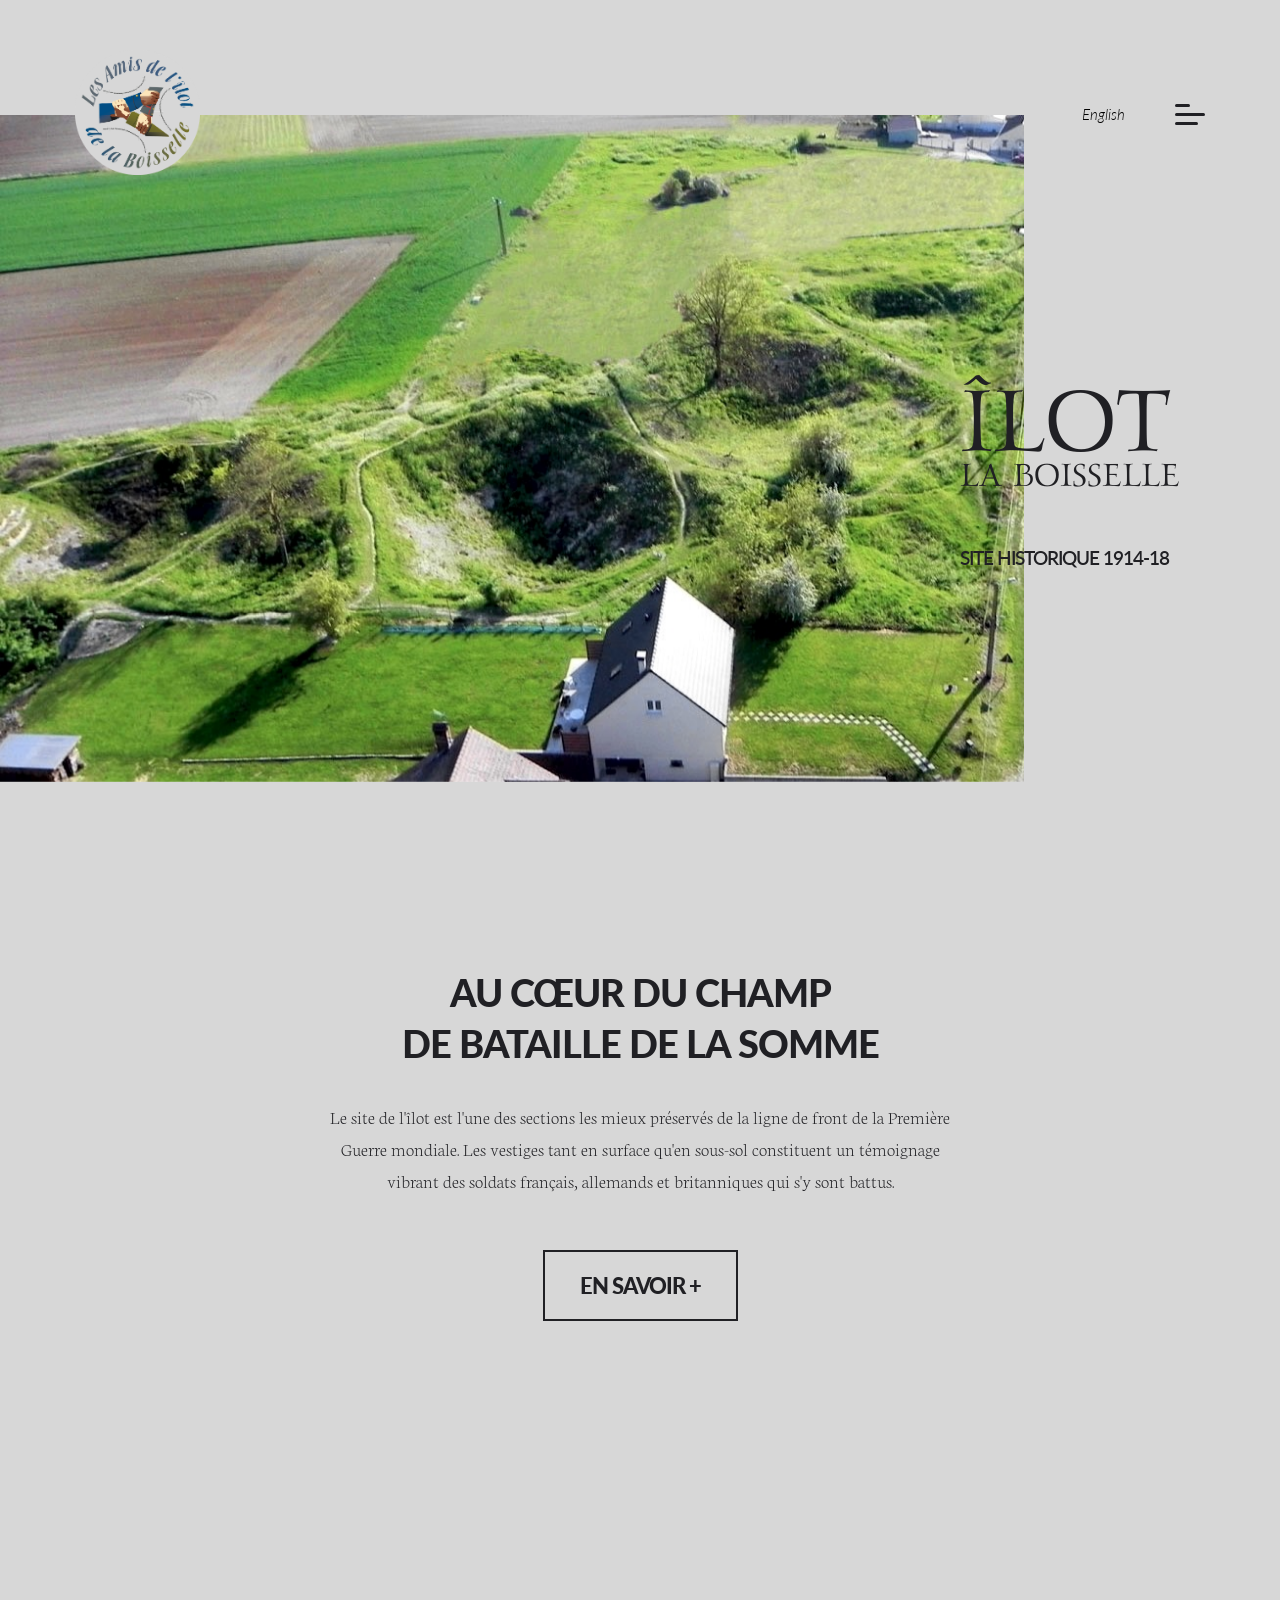
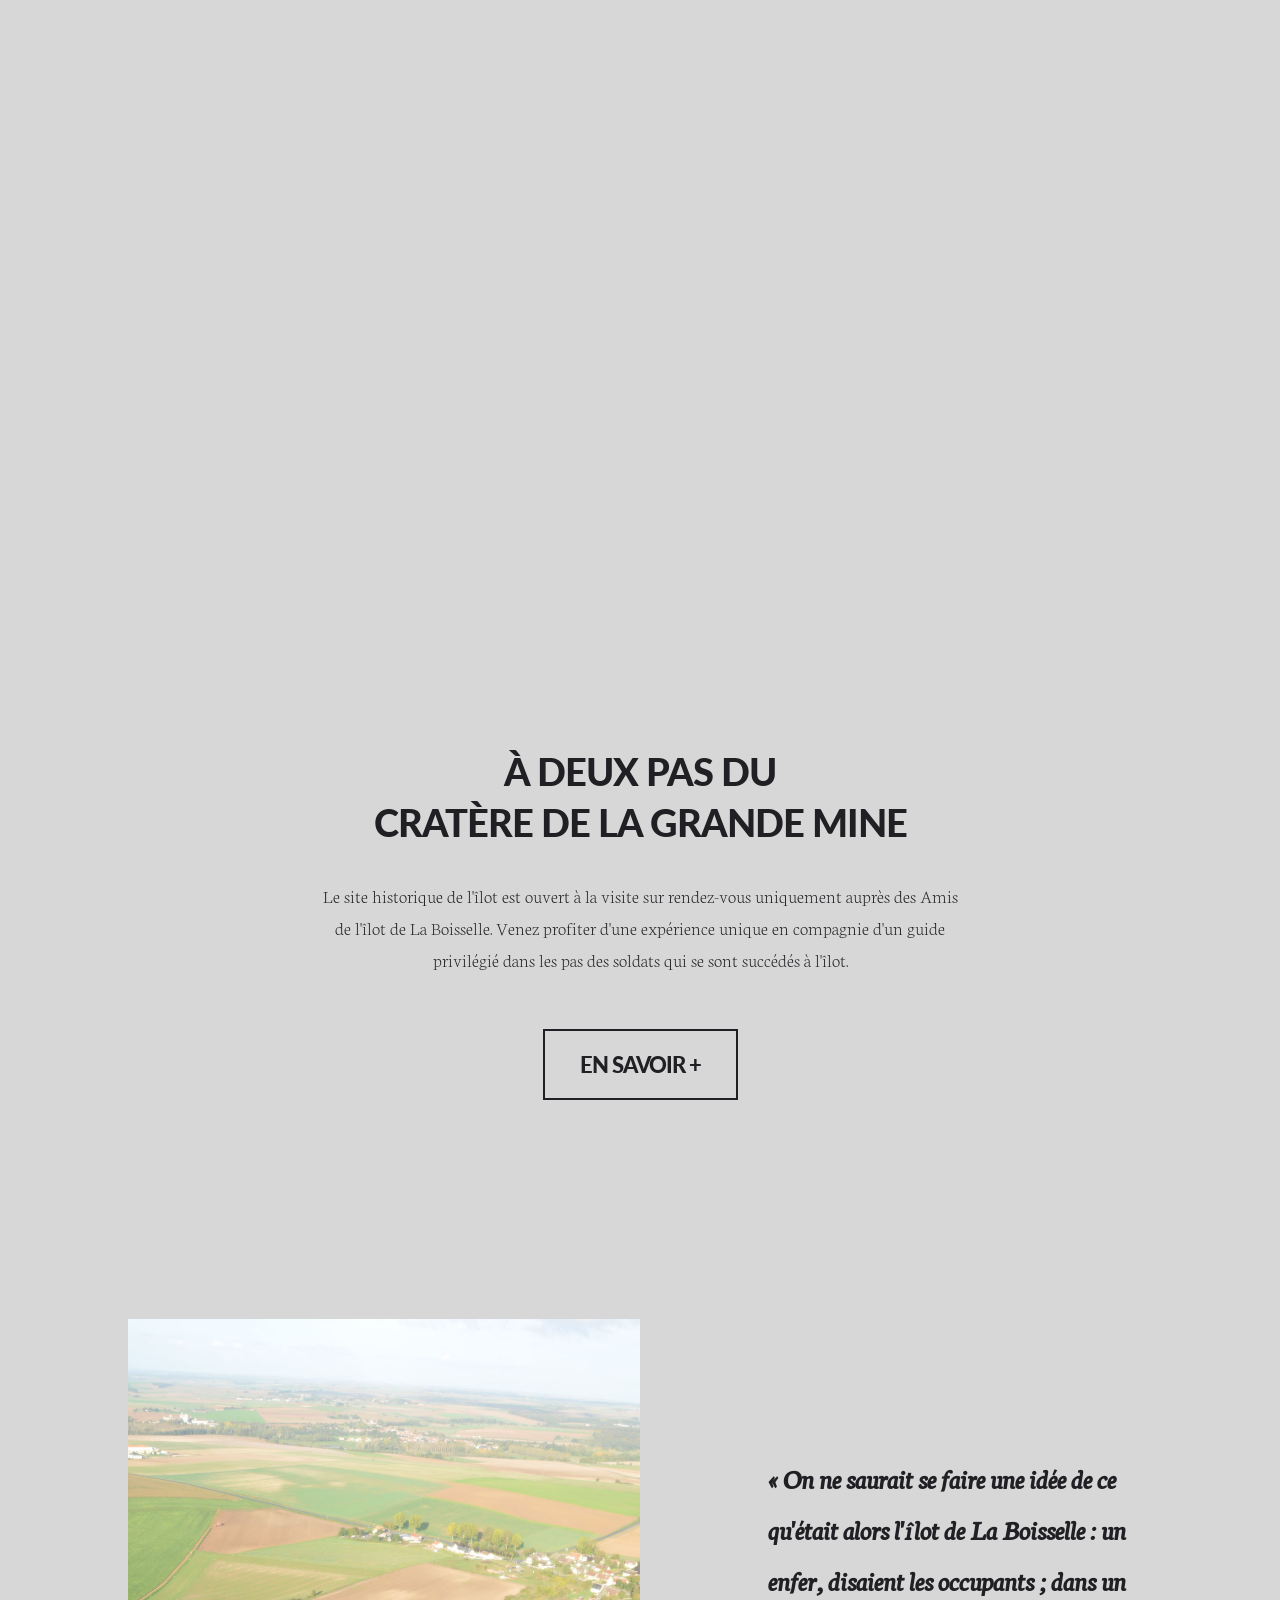
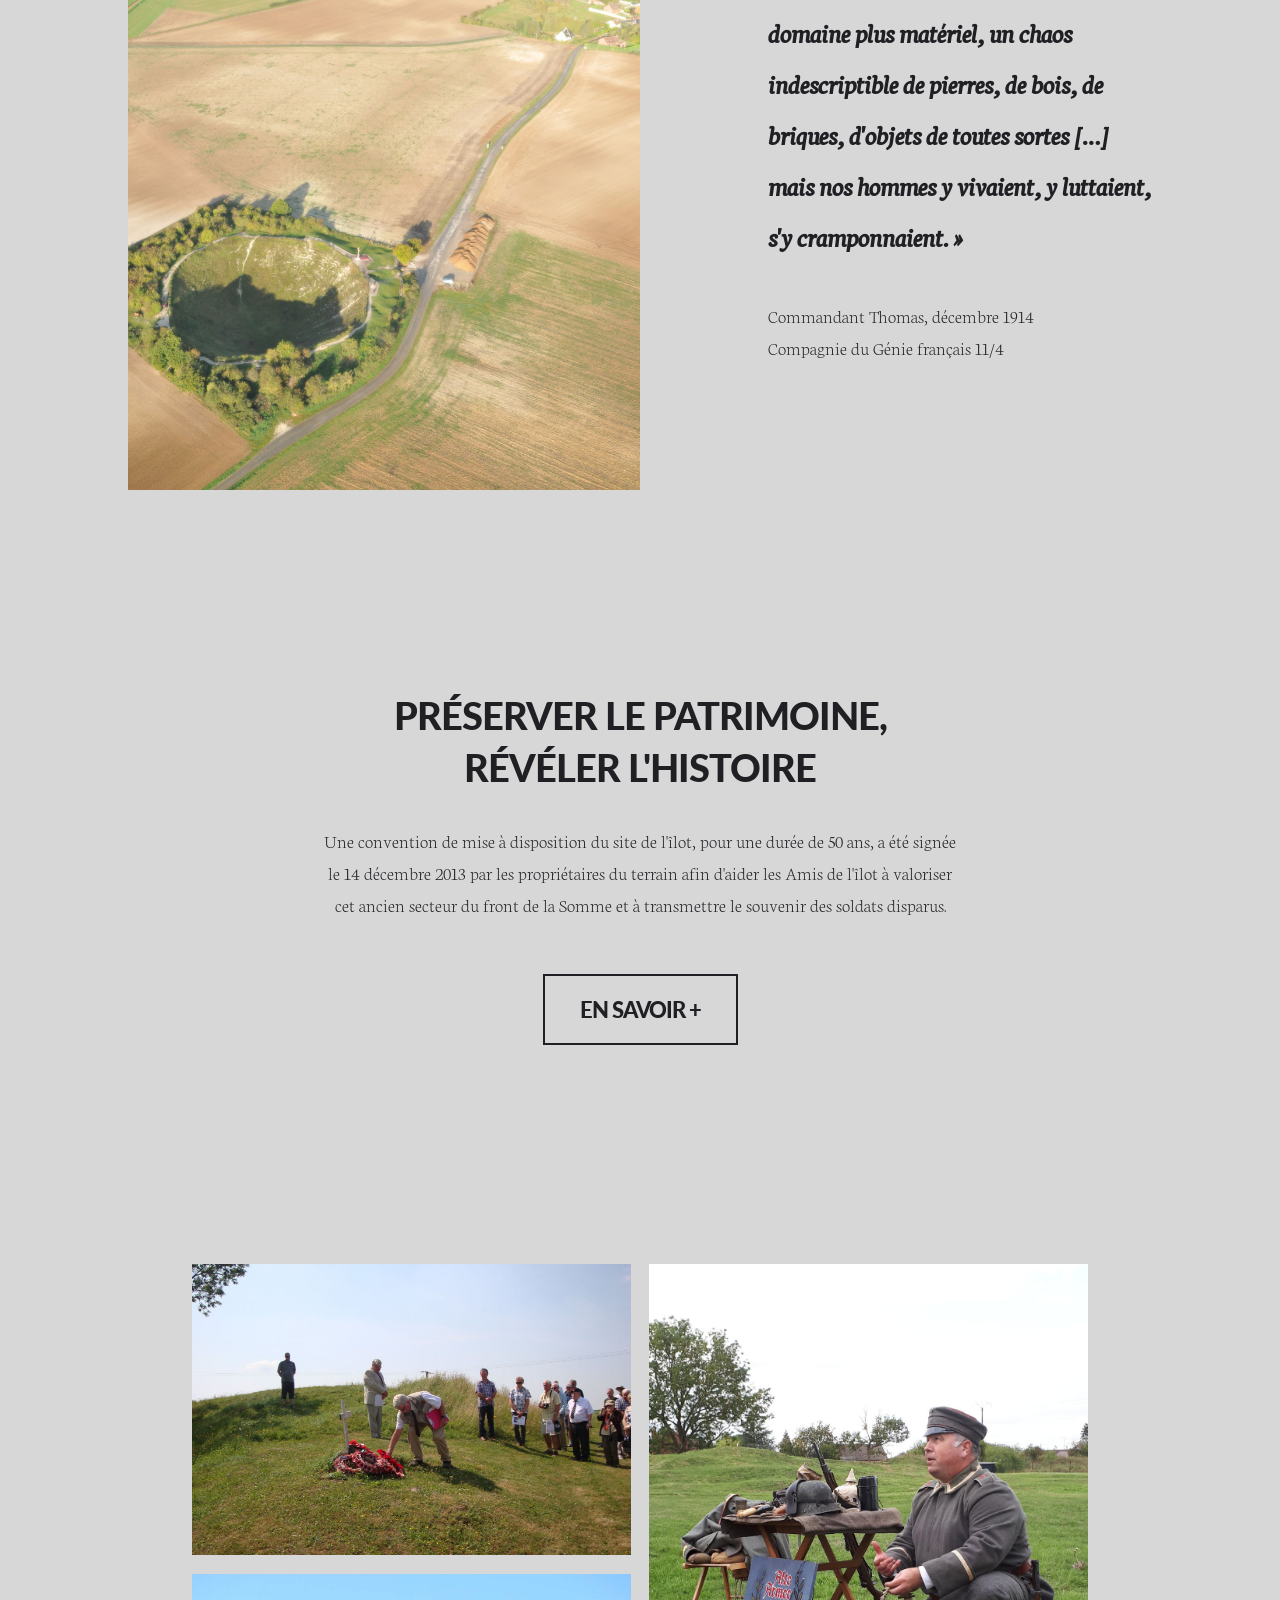
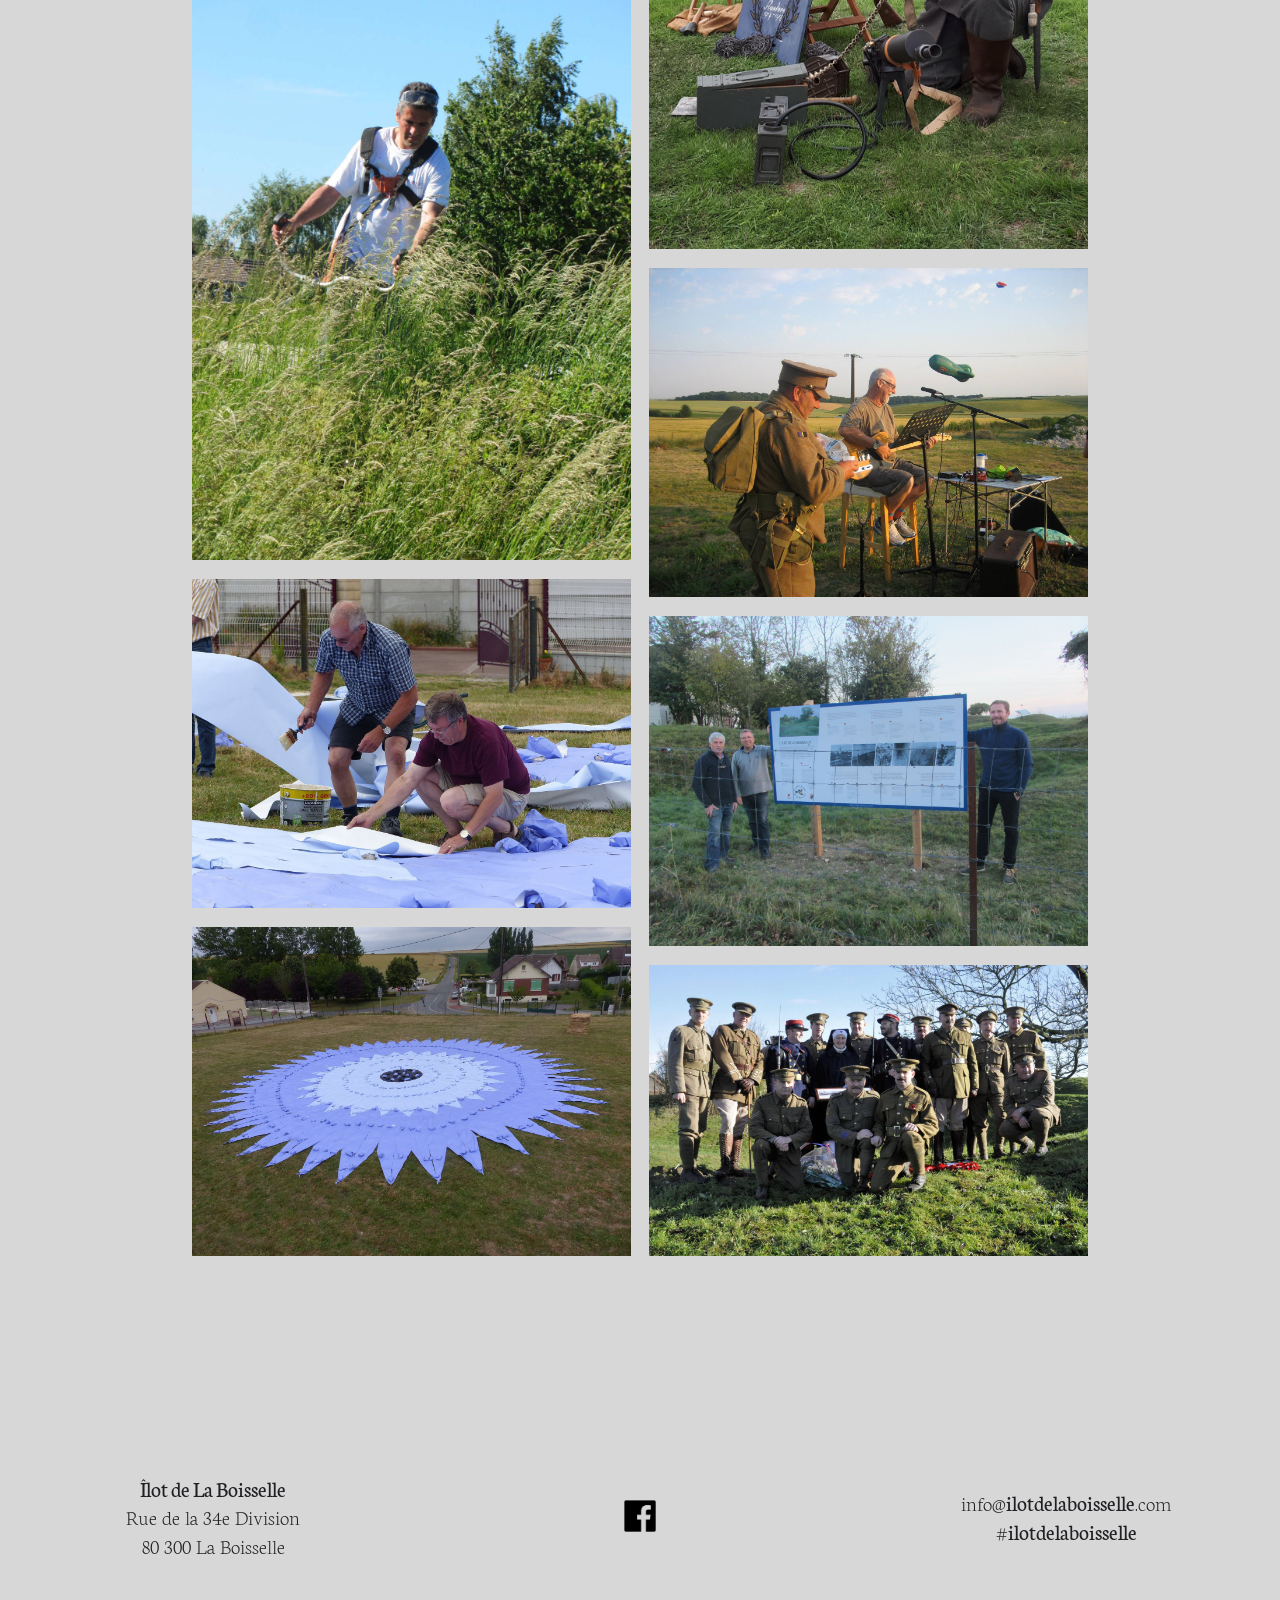
<file: index.html>
<!DOCTYPE html>
<html lang="fr">
<head>
<title>&Icirc;lot de La Boisselle</title>

<meta name="viewport" content="width=device-width, initial-scale=1">

<link rel="stylesheet" href="./css/style.css">
<link rel="stylesheet" href="./css/navBar.css">
<link rel="stylesheet" href="./css/homepage.css">

<link rel="shortcut icon" href="./img/favicon/favicon.ico">
<link rel="apple-touch-icon" href="./img/favicon/apple-touch-icon.png">
<link rel="apple-touch-icon" sizes="72x72" href="./img/favicon/apple-touch-icon-72x72.png">
<link rel="apple-touch-icon" sizes="114x114" href="./img/favicon/apple-touch-icon-114x114.png">

</head>
<body>
    
    <header>
        <div class="logo">
            <a href="https://www.ilotdelaboisselle.com/"><img src="./img/amis-ilot.png" alt="Homepage"></a>
        </div>
        <div class="menu">
            <div class="languages">
                <a href="./en/">English</a>
            </div>
            <div class="nav">
                <label for="check">
                    <input type="checkbox" id="check" onclick="openNav(this)"/>
                        <span></span>
                        <span></span>
                        <span></span>
                </label>
            </div>
        </div>
        <div id="myNav" class="overlay">
            <div id="myContent" class="overlay-content">
                <div class="container">
                    <a href="./histoire.html">Le champ de bataille</a>
                    <a href="./visite.html">Pr&eacute;parer votre visite</a>
                    <a href="./les-amis.html">Les Amis de l'&Icirc;lot</a>
                    <a href="./agenda.html">Agenda</a>
                </div>
                <div class="overlay-footer">
                    <div class="overlay-footer-social">
                        <a href="https://www.facebook.com/ilotdelaboisselle" target="_blank"><img src="./img/facebook.png"></a>
                    </div>
                    <div class="overlay-footer-contact">
                        <a href="mailto: info@ilotdelaboisselle.com">info@<span class="footer-bold">ilotdelaboisselle</span>.com</a>
                    </div>
                </div>
            </div>
        </div>
    </header>

    <div class="top">
        <div class="top-img"><img src="./img/ilot-today.jpg"></div>
        <div class="top-title">
            <span class="top-title-ilot">&icirc;lot</span>
            <span class="top-title-la-boisselle">La Boisselle</span>
            <span class="top-title-site">Site historique 1914-18</span>
        </div>
    </div>

    <div class="article">
        <h2 class="article-title">Au c&oelig;ur du champ<br/>de bataille de la Somme</h2>
		<p class="article-desc">Le site de l'&icirc;lot est l'une des sections les mieux pr&eacute;serv&eacute;s de la ligne de front de la Premi&egrave;re Guerre mondiale. Les vestiges tant en surface qu'en sous-sol constituent un t&eacute;moignage vibrant des soldats fran&ccedil;ais, allemands et britanniques qui s'y sont battus.</p>
		<p class="article-link"><a href="./histoire.html">En savoir&nbsp;+</a></p>
    </div>

    <video autoplay muted loop id="myVideo">
        <source src="./img/ilot_site.mp4" type="video/mp4">
    </video>

    <div class="article">
        <h2 class="article-title">&agrave; deux pas du<br/>crat&egrave;re de la Grande Mine</h2>
		<p class="article-desc">Le site historique de l'&icirc;lot est ouvert &agrave; la visite sur rendez-vous uniquement aupr&egrave;s des Amis de l'&icirc;lot de La Boisselle. Venez profiter d'une exp&eacute;rience unique en compagnie d'un guide privil&eacute;gi&eacute; dans les pas des soldats qui se sont succ&eacute;d&eacute;s &agrave; l'&icirc;lot.</p>
		<p class="article-link"><a href="./visite.html">En savoir&nbsp;+</a></p>
    </div>

    <div class="article-columns-citation">
        <div class="article-columns-img">
            <p><img src="./img/ilot-grande-mine.jpg" alt="L'ilot et la Grande Mine" width="100%"></p>
        </div>
        <div class="article-columns-general">
            <h4>&laquo;&nbsp;On ne saurait se faire une id&eacute;e de ce qu&#39;&eacute;tait alors l&#39;&icirc;lot de La Boisselle&nbsp;: un enfer, disaient les occupants&nbsp;; dans un domaine plus mat&eacute;riel, un chaos indescriptible de pierres, de bois, de briques, d&#39;objets de toutes sortes&nbsp;[&hellip;] mais nos hommes y vivaient, y luttaient, s&#39;y cramponnaient.&nbsp;&raquo;</h4>
			<h5>Commandant Thomas, d&eacute;cembre 1914<br />Compagnie du G&eacute;nie fran&ccedil;ais 11/4</h5>
        </div>
    </div>

    <div class="article">
        <h2 class="article-title">Pr&eacute;server le patrimoine,<br/>r&eacute;v&eacute;ler l'histoire</h2>
		<p class="article-desc">Une convention de mise &agrave; disposition du site de l'&icirc;lot, pour une dur&eacute;e de 50 ans, a &eacute;t&eacute; sign&eacute;e le 14&nbsp;d&eacute;cembre 2013 par les propri&eacute;taires du terrain afin d'aider les Amis de l'&icirc;lot &agrave; valoriser cet ancien secteur du front de la Somme et &agrave; transmettre le souvenir des soldats disparus.</p>
		<p class="article-link"><a href="./les-amis.html">En savoir&nbsp;+</a></p>
    </div>

    <div class="article-columns">
        <div class="one-two-column">
            <p><img src="./img/index-5.jpg" alt="Visite guidée par les Amis de l'îlot" width="100%"></p>
            <p><img src="./img/index-6.jpg" alt="Entretien du site" width="100%"></p>
            <p><img src="./img/index-7.jpg" alt="Construire le bleuet géant pour le Tour de France" width="100%"></p>
            <p><img src="./img/index-8.jpg" alt="Le bleuet géant pour le Tour de France" width="100%"></p>
        </div>
        <div class="two-two-column">
            <p><img src="./img/index-9.jpg" alt="Alte Armee à l'îlot" width="100%"></p>
            <p><img src="./img/index-10.jpg" alt="Concert à l'îlot" width="100%"></p>
            <p><img src="./img/index-11.jpg" alt="Pose du panneau d'interprétation" width="100%"></p>
            <p><img src="./img/index-12.jpg" alt="Troupe de reconstitution à l'îlot" width="100%"></p>
        </div>
    </div>
    <div class="space"></div>

    <div class="footer">
        <div class="address">
            <p><span class="footer-bold">&Icirc;lot de La Boisselle</span></p>
            <p>Rue de la 34e Division</p>
            <p>80 300 La Boisselle</p>
        </div>
        <div class="social">
            <a href="https://www.facebook.com/ilotdelaboisselle" target="_blank"><img src="./img/facebook.png"></a>
        </div>
        <div class="contact">
            <a href="mailto: info@ilotdelaboisselle.com">info@<span class="footer-bold">ilotdelaboisselle</span>.com</a>
            <p>#<span class="footer-bold">ilotdelaboisselle</span></p>
        </div>
    </footer>

    <script src="./js/animation.js"></script>

</body>
</html>
</file>
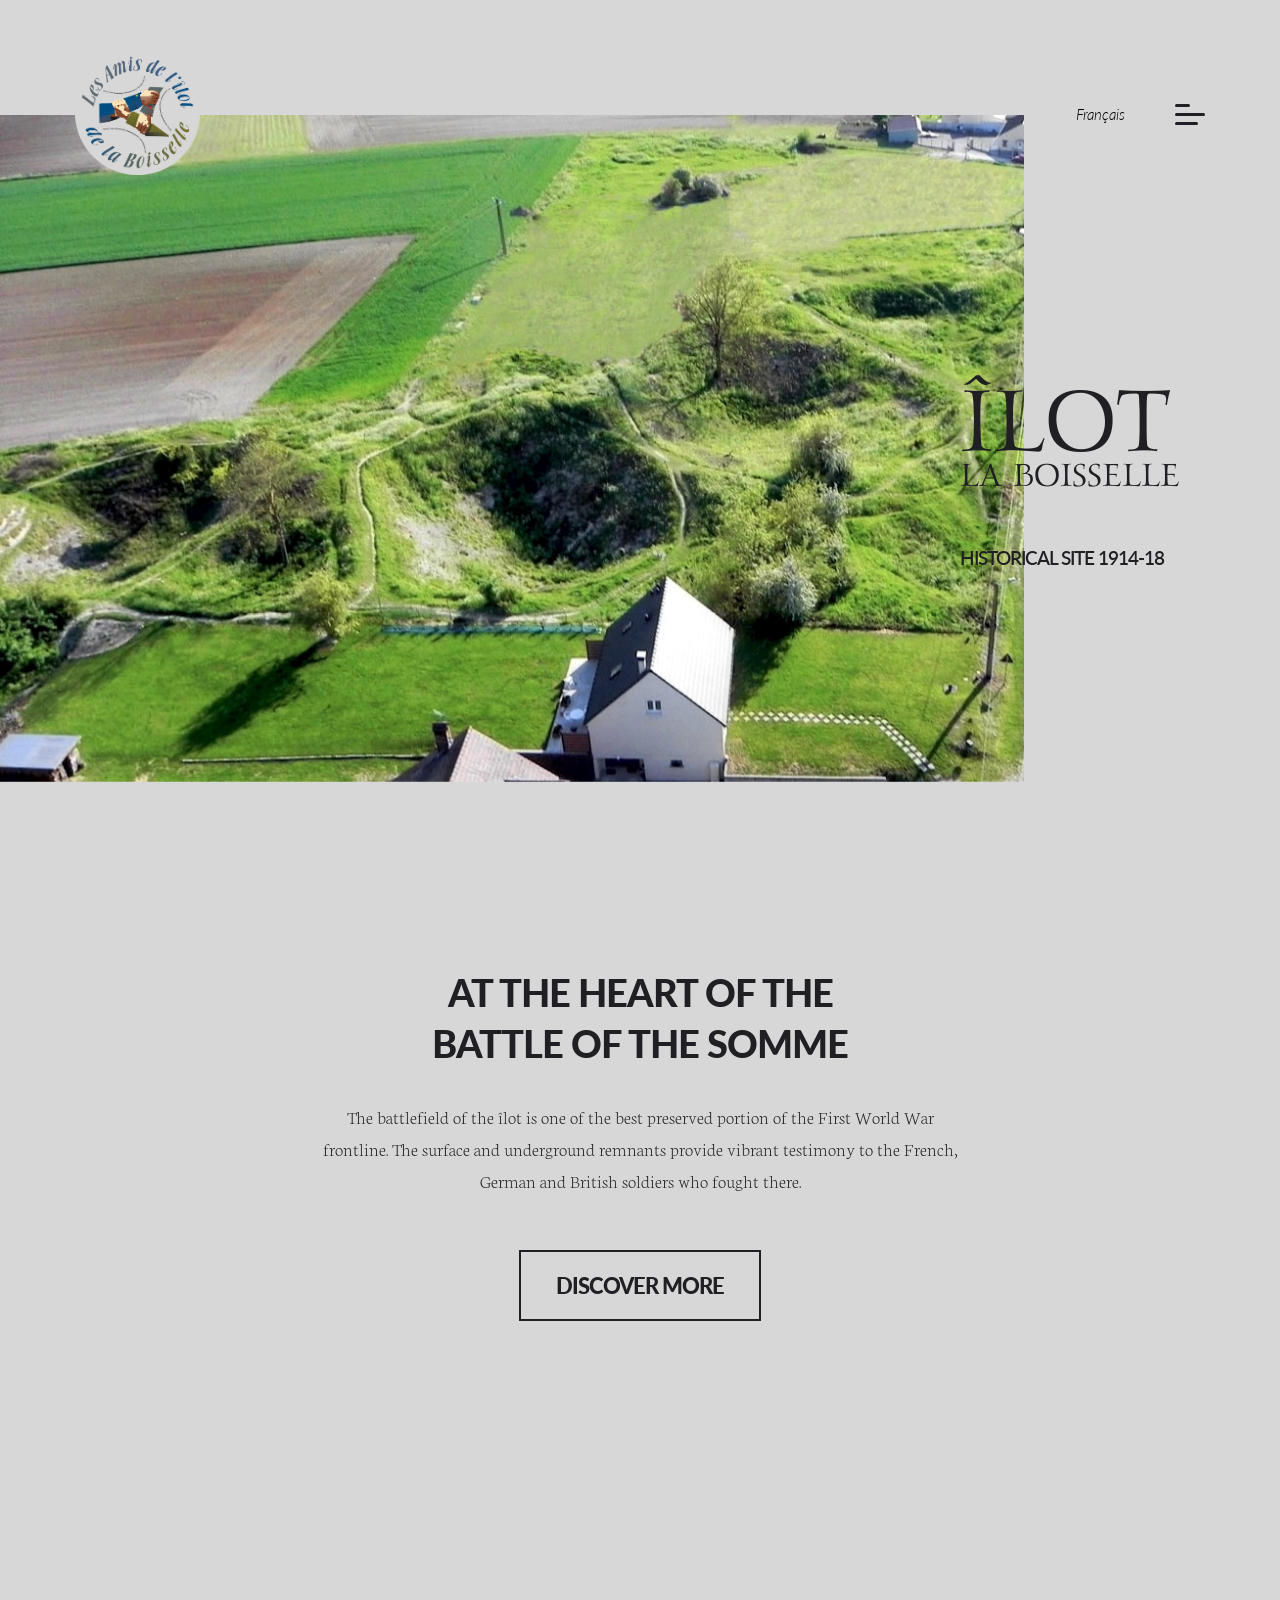
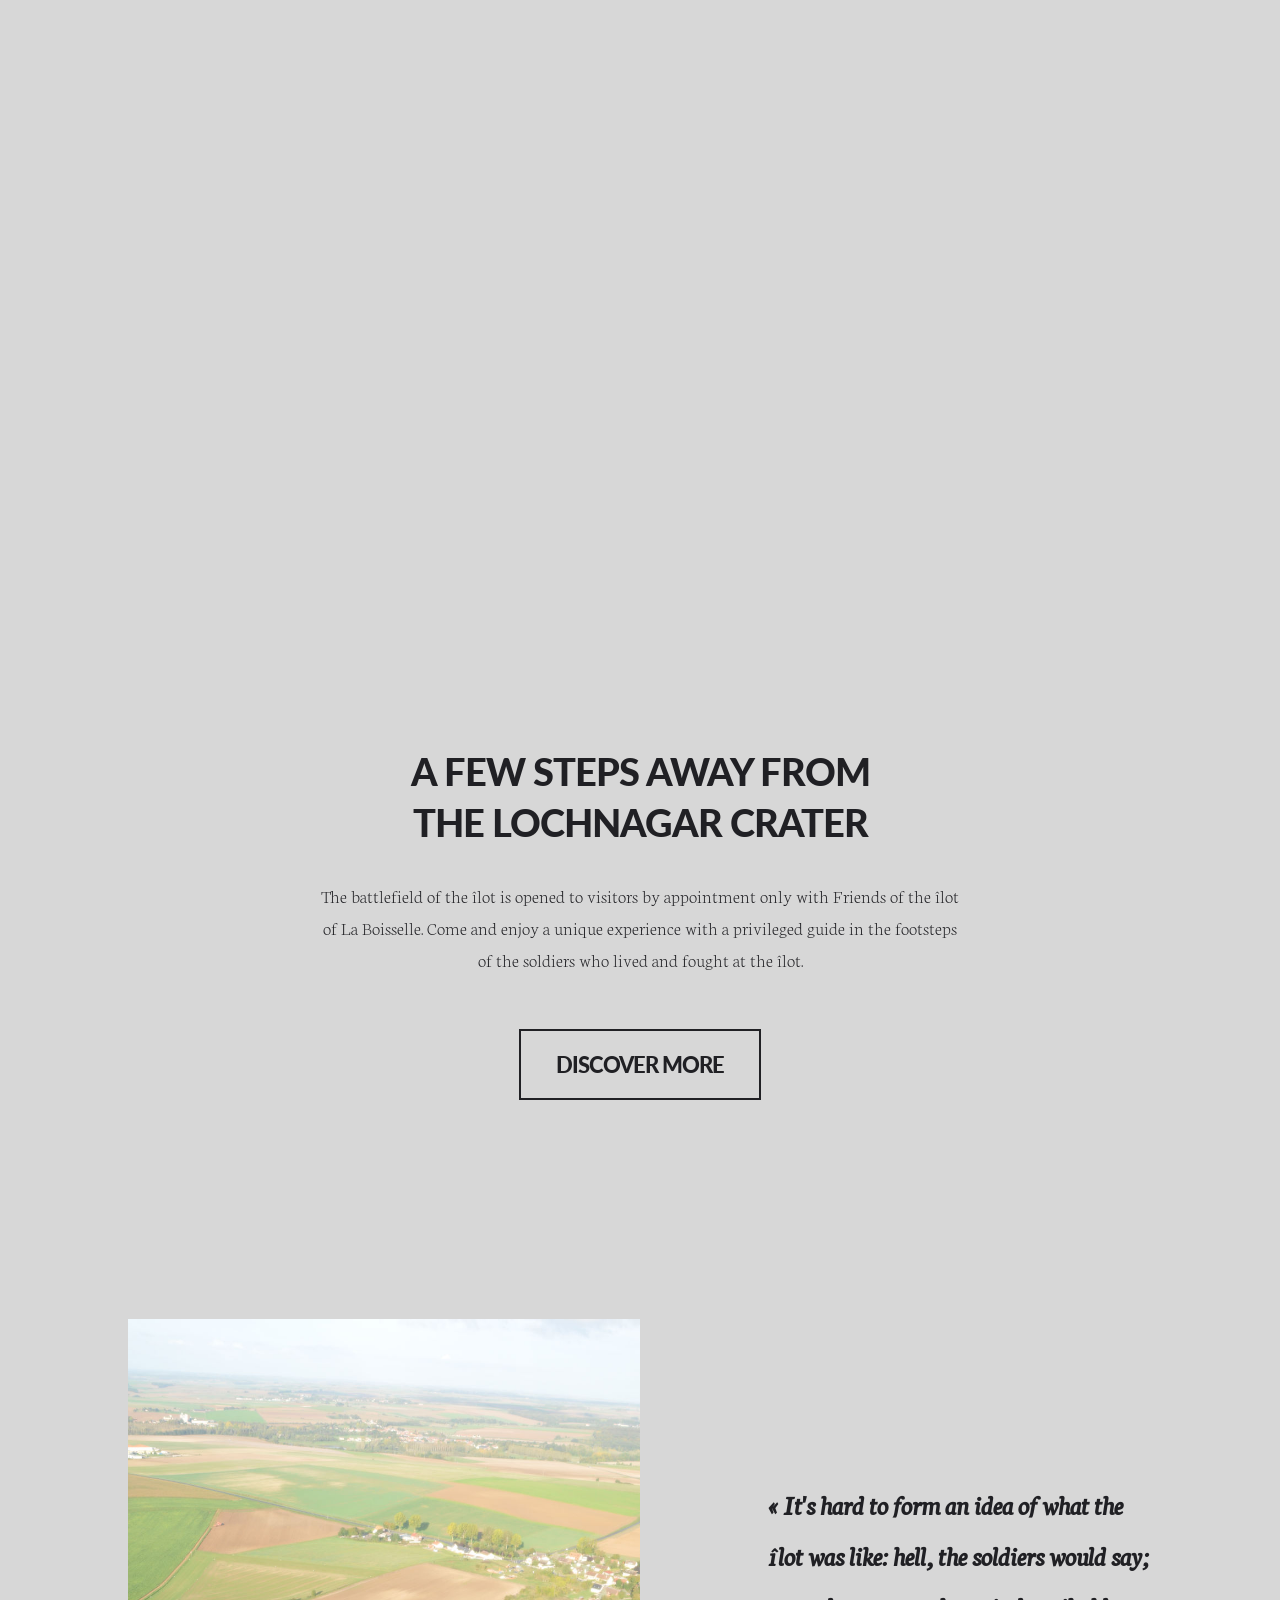
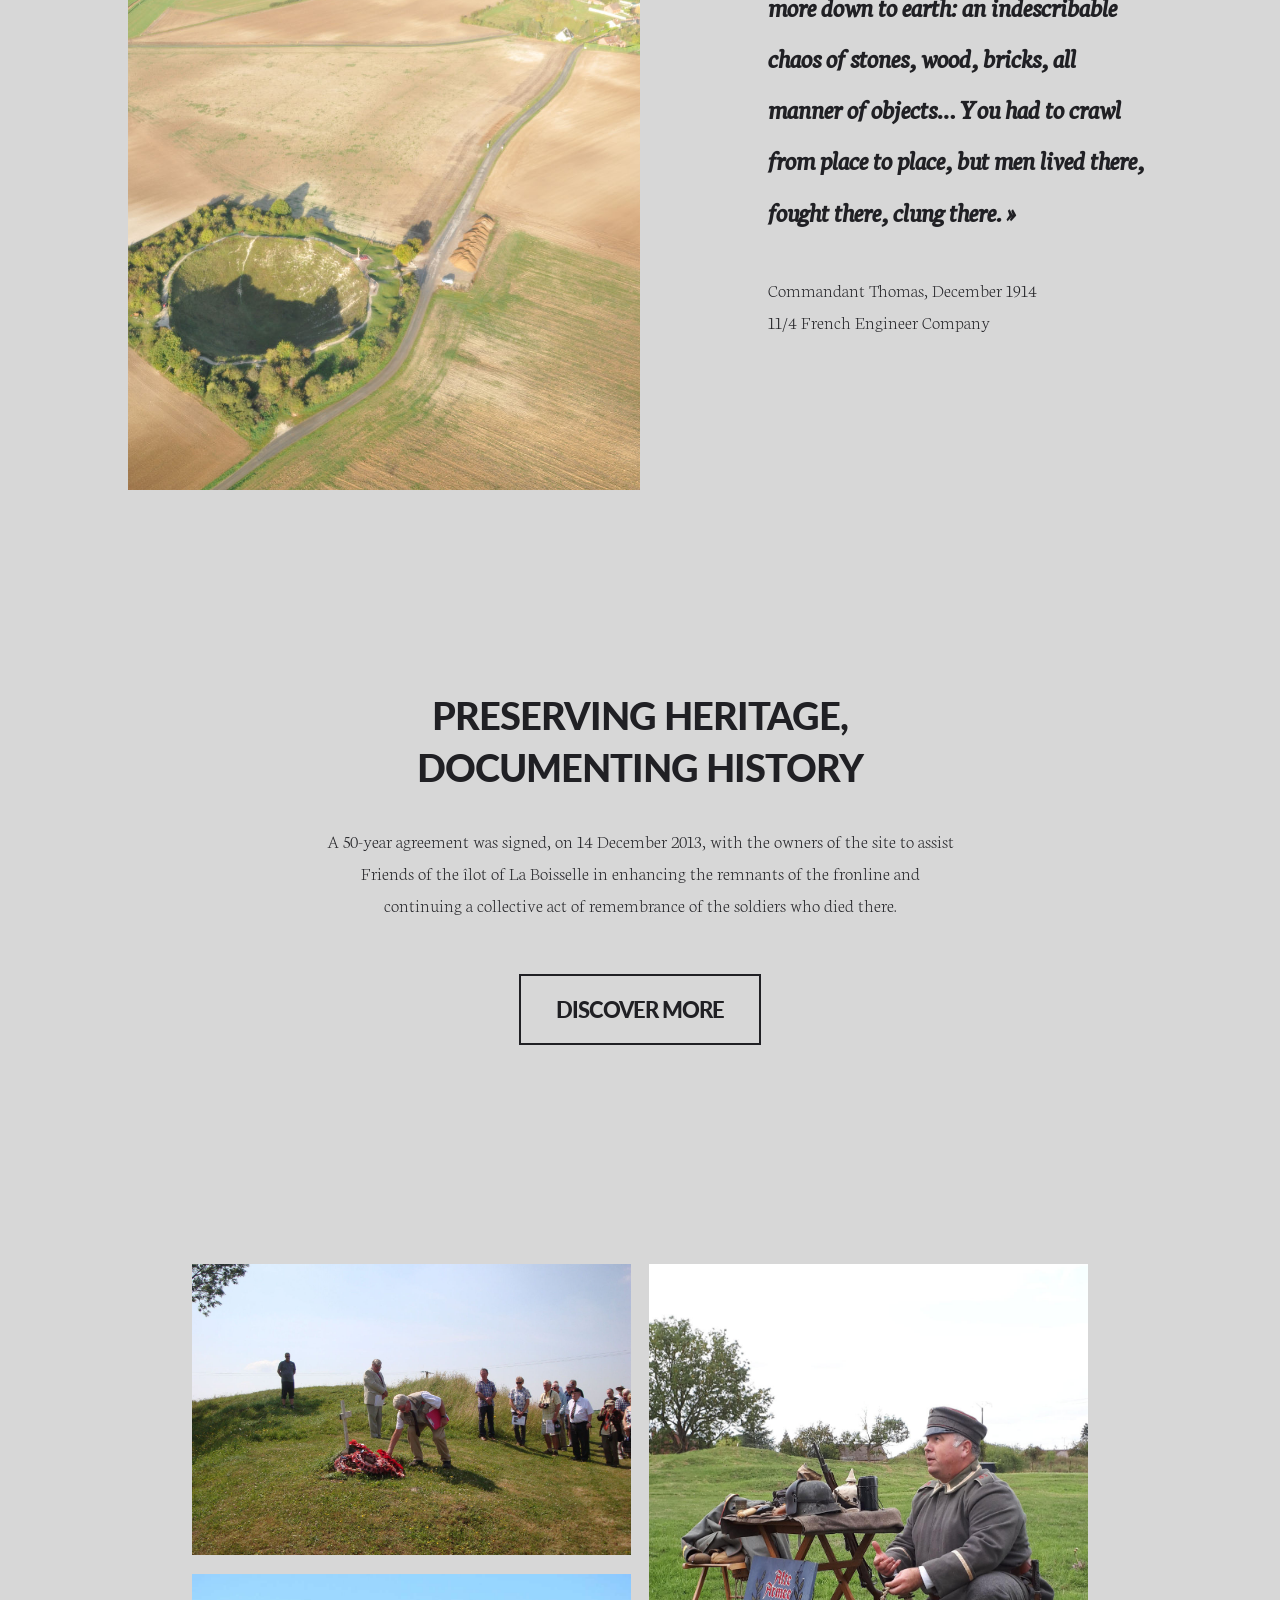
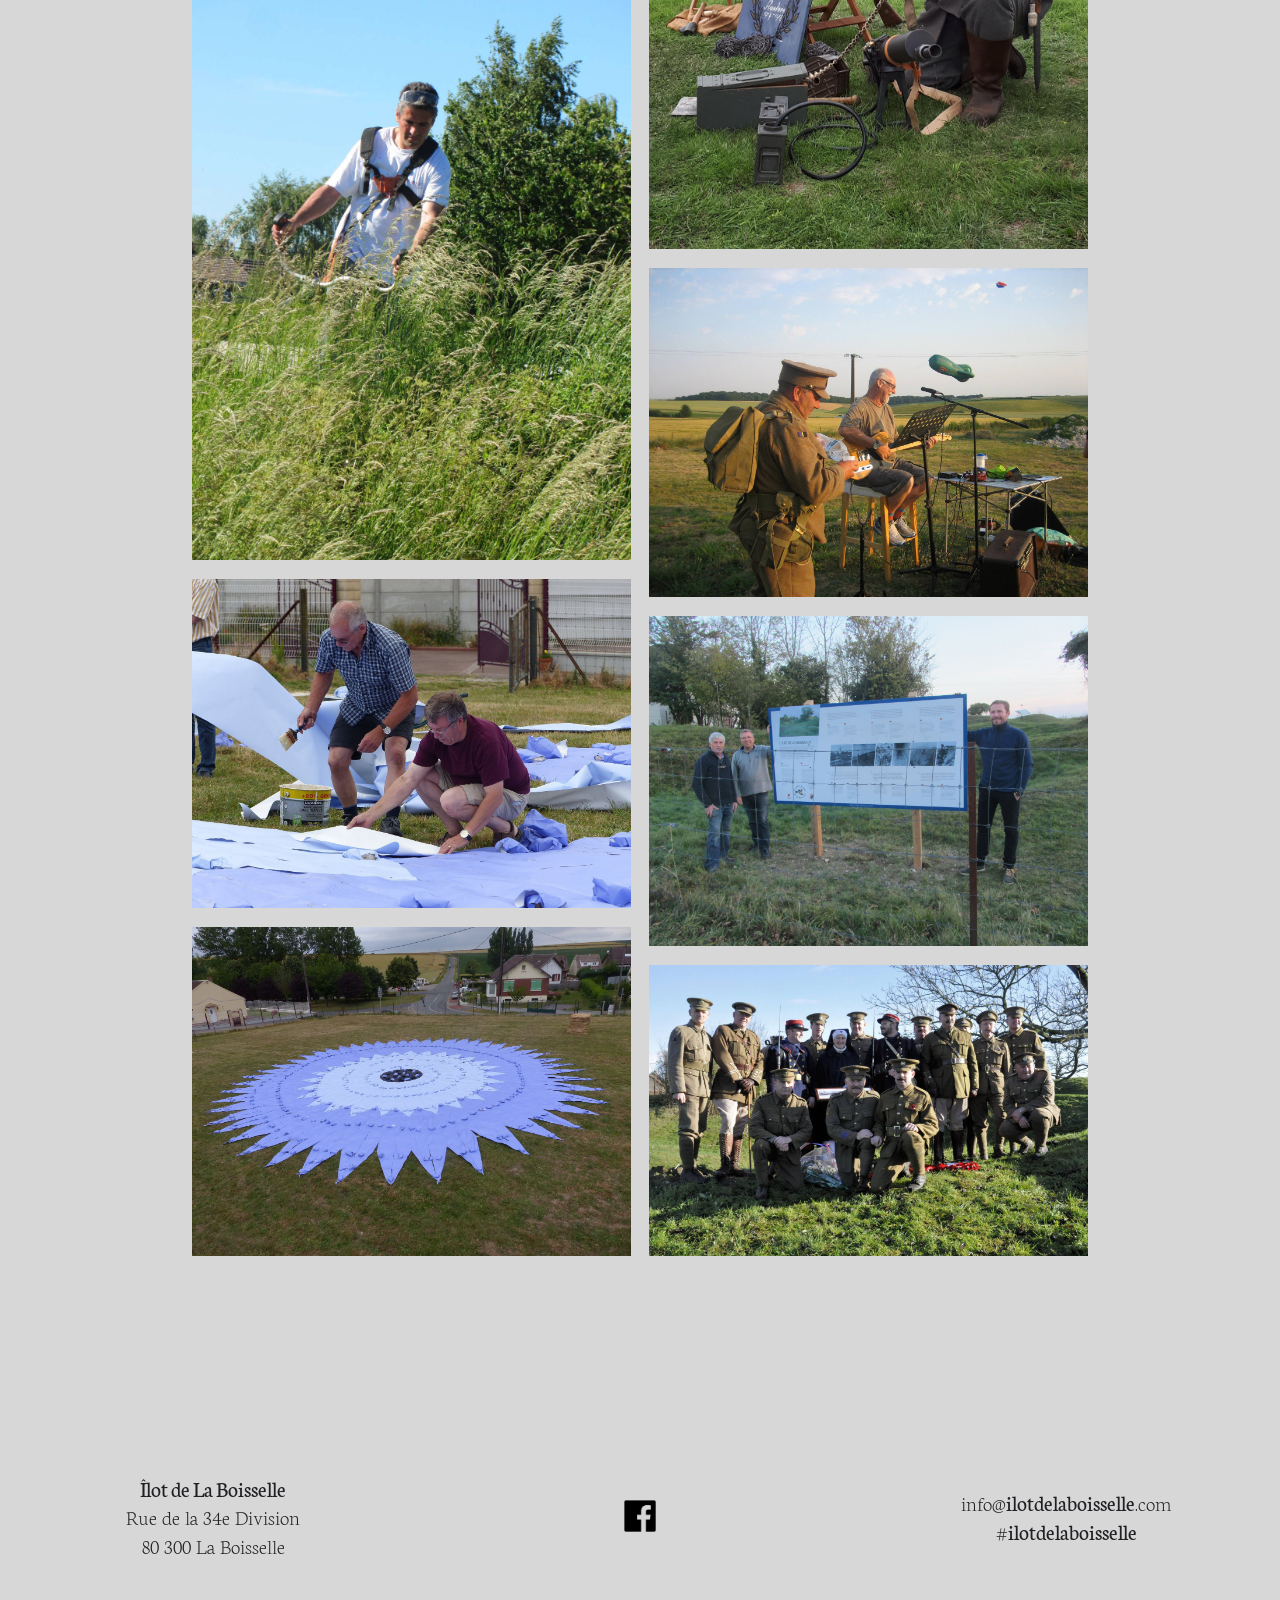
<file: en/index.html>
<!DOCTYPE html>
<html lang="en">
<head>
<title>&Icirc;lot de La Boisselle</title>

<meta name="viewport" content="width=device-width, initial-scale=1">

<link rel="stylesheet" href="../css/style.css">
<link rel="stylesheet" href="../css/navBar.css">
<link rel="stylesheet" href="../css/homepage.css">

<link rel="shortcut icon" href="../img/favicon/favicon.ico">
<link rel="apple-touch-icon" href="../img/favicon/apple-touch-icon.png">
<link rel="apple-touch-icon" sizes="72x72" href="../img/favicon/apple-touch-icon-72x72.png">
<link rel="apple-touch-icon" sizes="114x114" href="../img/favicon/apple-touch-icon-114x114.png">

</head>
<body>
    
    <header>
        <div class="logo">
            <a href="https://www.ilotdelaboisselle.com/en/"><img src="../img/amis-ilot.png" alt="Homepage"></a>
        </div>
        <div class="menu">
            <div class="languages">
                <a href="../">Fran&ccedil;ais</a>
            </div>
            <div class="nav">
                <label for="check">
                    <input type="checkbox" id="check" onclick="openNav(this)"/>
                        <span></span>
                        <span></span>
                        <span></span>
                </label>
            </div>
        </div>
        <div id="myNav" class="overlay">
            <div id="myContent" class="overlay-content">
                <div class="container">
                    <a href="./history.html">The Battlefield</a>
                    <a href="./visit.html">Organise your visit</a>
                    <a href="./friends.html">Friends of the &Icirc;lot</a>
                    <a href="./calendar.html">Calendar</a>
                </div>
                <div class="overlay-footer">
                    <div class="overlay-footer-social">
                        <a href="https://www.facebook.com/ilotdelaboisselle" target="_blank"><img src="../img/facebook.png"></a>
                    </div>
                    <div class="overlay-footer-contact">
                        <a href="mailto: info@ilotdelaboisselle.com">info@<span class="footer-bold">ilotdelaboisselle</span>.com</a>
                    </div>
                </div>
            </div>
        </div>
    </header>

    <div class="top">
        <div class="top-img"><img src="../img/ilot-today.jpg"></div>
        <div class="top-title">
            <span class="top-title-ilot">&icirc;lot</span>
            <span class="top-title-la-boisselle">La Boisselle</span>
            <span class="top-title-site">Historical Site 1914-18</span>
        </div>
    </div>

    <div class="article">
        <h2 class="article-title">At the heart of the<br/>battle of the Somme</h2>
		<p class="article-desc">The battlefield of the &icirc;lot is one of the best preserved portion of the First World War frontline. The surface and underground remnants provide vibrant testimony to the French, German and British soldiers who fought there.</p>
		<p class="article-link"><a href="../history.html">Discover more</a></p>
    </div>

    <video autoplay muted loop id="myVideo">
        <source src="../img/ilot_site.mp4" type="video/mp4">
    </video>

    <div class="article">
        <h2 class="article-title">A few steps away from<br/>the Lochnagar Crater</h2>
		<p class="article-desc">The battlefield of the &icirc;lot is opened to visitors by appointment only with Friends of the &icirc;lot of La Boisselle. Come and enjoy a unique experience with a privileged guide in the footsteps of the soldiers who lived and fought at the &icirc;lot.</p>
		<p class="article-link"><a href="../visit.html">Discover more</a></p>
    </div>

    <div class="article-columns-citation">
        <div class="article-columns-img">
            <p><img src="../img/ilot-grande-mine.jpg" alt="L'ilot et la Grande Mine" width="100%"></p>
        </div>
        <div class="article-columns-general">
            <h4>&laquo;&nbsp;It&#39;s hard to form an idea of what the &icirc;lot was like: hell, the soldiers would say; more down to earth: an indescribable chaos of stones, wood, bricks, all manner of objects&hellip; You had to crawl from place to place, but men lived there, fought there, clung there.&nbsp;&raquo;</h4>
			<h5>Commandant Thomas, December 1914<br />11/4 French Engineer Company</h5>
        </div>
    </div>

    <div class="article">
        <h2 class="article-title">Preserving heritage,<br/>documenting history</h2>
		<p class="article-desc">A 50-year agreement was signed, on 14 December 2013, with the owners of the site to assist Friends of the &icirc;lot of La Boisselle in enhancing the remnants of the fronline and continuing a collective act of remembrance of the soldiers who died there.</p>
		<p class="article-link"><a href="../friends.html">Discover more</a></p>
    </div>

    <div class="article-columns">
        <div class="one-two-column">
            <p><img src="../img/index-5.jpg" alt="Visite guidée par les Amis de l'îlot" width="100%"></p>
            <p><img src="../img/index-6.jpg" alt="Entretien du site" width="100%"></p>
            <p><img src="../img/index-7.jpg" alt="Construire le bleuet géant pour le Tour de France" width="100%"></p>
            <p><img src="../img/index-8.jpg" alt="Le bleuet géant pour le Tour de France" width="100%"></p>
        </div>
        <div class="two-two-column">
            <p><img src="../img/index-9.jpg" alt="Alte Armee à l'îlot" width="100%"></p>
            <p><img src="../img/index-10.jpg" alt="Concert à l'îlot" width="100%"></p>
            <p><img src="../img/index-11.jpg" alt="Pose du panneau d'interprétation" width="100%"></p>
            <p><img src="../img/index-12.jpg" alt="Troupe de reconstitution à l'îlot" width="100%"></p>
        </div>
    </div>
    <div class="space"></div>

    <div class="footer">
        <div class="address">
            <p><span class="footer-bold">&Icirc;lot de La Boisselle</span></p>
            <p>Rue de la 34e Division</p>
            <p>80 300 La Boisselle</p>
        </div>
        <div class="social">
            <a href="https://www.facebook.com/ilotdelaboisselle" target="_blank"><img src="../img/facebook.png"></a>
        </div>
        <div class="contact">
            <a href="mailto: info@ilotdelaboisselle.com">info@<span class="footer-bold">ilotdelaboisselle</span>.com</a>
            <p>#<span class="footer-bold">ilotdelaboisselle</span></p>
        </div>
    </footer>

    <script src="../js/animation.js"></script>

</body>
</html>
</file>
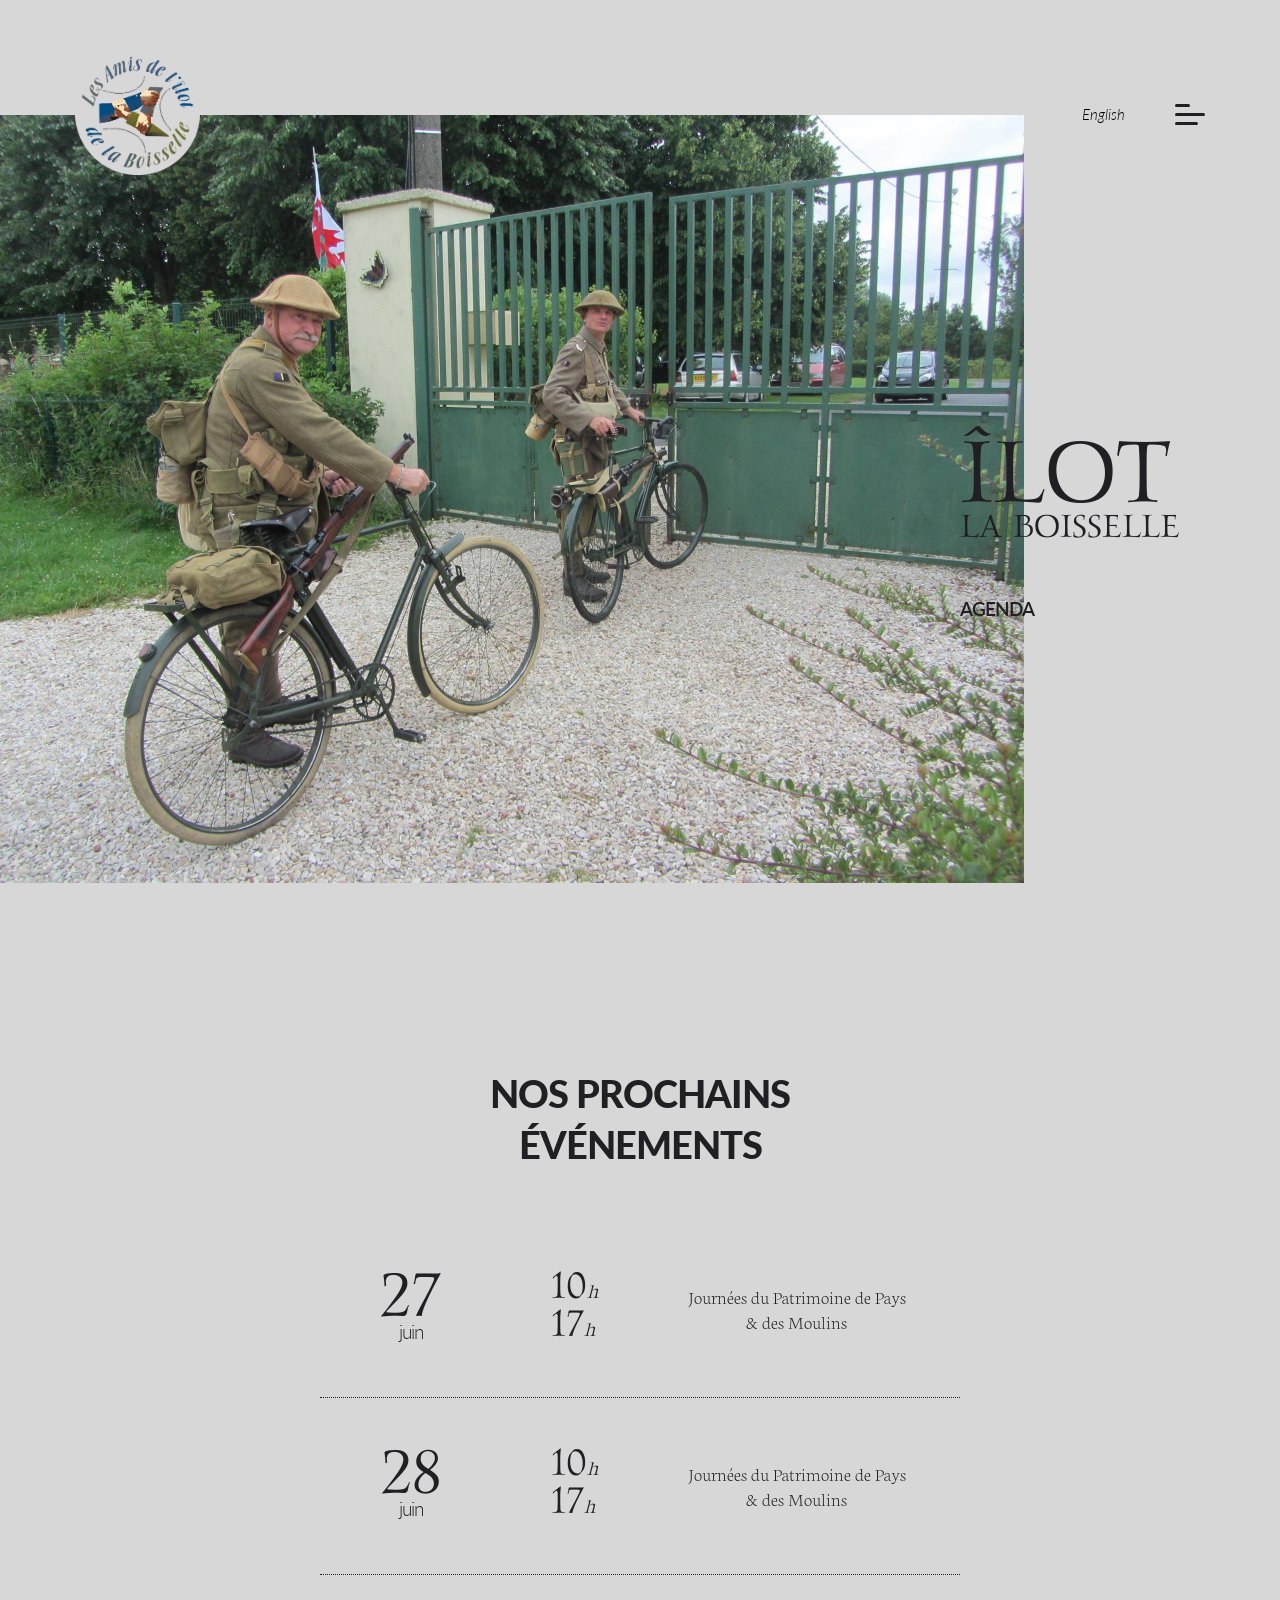
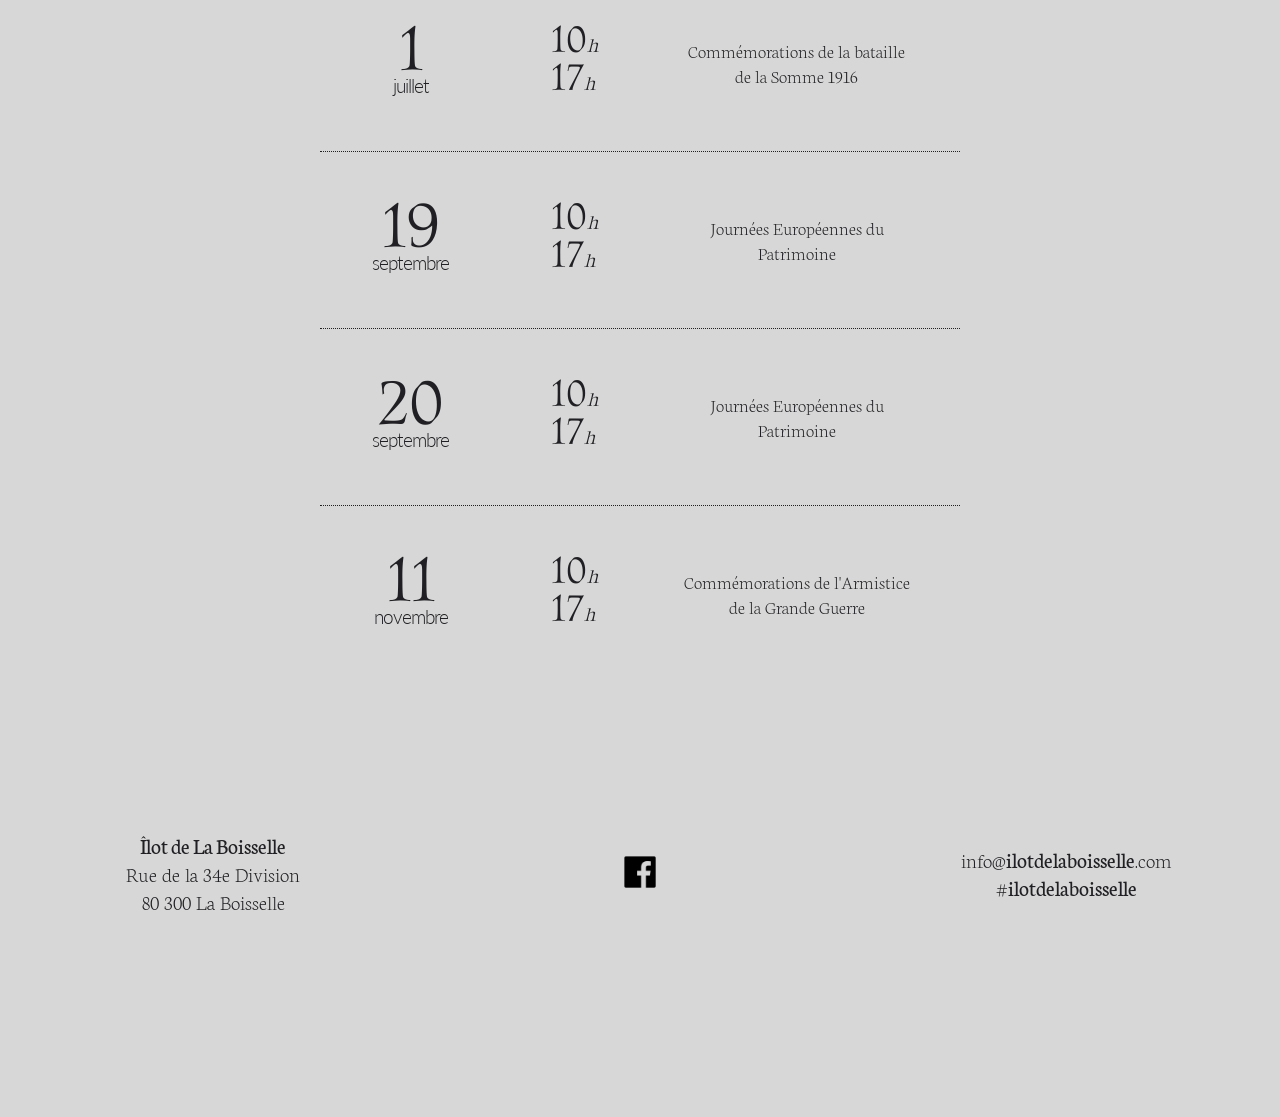
<file: agenda.html>
<!DOCTYPE html>
<html lang="fr">
<head>
<title>&Icirc;lot de La Boisselle - Agenda</title>

<meta name="viewport" content="width=device-width, initial-scale=1">

<link rel="stylesheet" href="./css/style.css">
<link rel="stylesheet" href="./css/navBar.css">
<link rel="stylesheet" href="./css/homepage.css">
<link rel="stylesheet" href="./css/histoire.css">

<link rel="shortcut icon" href="./img/favicon/favicon.ico">
<link rel="apple-touch-icon" href="./img/favicon/apple-touch-icon.png">
<link rel="apple-touch-icon" sizes="72x72" href="./img/favicon/apple-touch-icon-72x72.png">
<link rel="apple-touch-icon" sizes="114x114" href="./img/favicon/apple-touch-icon-114x114.png">

</head>
<body>

    <header>
        <div class="logo">
            <a href="https://www.ilotdelaboisselle.com/"><img src="./img/amis-ilot.png" alt="Homepage"></a>
        </div>
        <div class="menu">
            <div class="languages">
                <a href="./en/calendar.html">English</a>
            </div>
            <div class="nav">
                <label for="check">
                    <input type="checkbox" id="check" onclick="openNav(this)"/>
                        <span></span>
                        <span></span>
                        <span></span>
                </label>
            </div>
        </div>
        <div id="myNav" class="overlay">
            <div id="myContent" class="overlay-content">
                <div class="container">
                    <a href="./histoire.html">Le champ de bataille</a>
                    <a href="./visite.html">Pr&eacute;parer votre visite</a>
                    <a href="./les-amis.html">Les Amis de l'&Icirc;lot</a>
                    <a href="./agenda.html">Agenda</a>
                </div>
                <div class="overlay-footer">
                    <div class="overlay-footer-social">
                        <a href="https://www.facebook.com/ilotdelaboisselle" target="_blank"><img src="./img/facebook.png"></a>
                    </div>
                    <div class="overlay-footer-contact">
                        <a href="mailto: info@ilotdelaboisselle.com">info@<span class="footer-bold">ilotdelaboisselle</span>.com</a>
                    </div>
                </div>
            </div>
        </div>
    </header>

    <div class="top-histoire">
        <div class="top-img-histoire"><img src="./img/events-2.jpg"></div>
        <div class="top-title-histoire">
            <span class="top-title-ilot-histoire">&icirc;lot</span>
            <span class="top-title-la-boisselle-histoire">La Boisselle</span>
            <span class="top-title-site-histoire">Agenda</span>
        </div>
    </div>

    <div class="article">
        <h2 class="article-title">Nos prochains<br/>&eacute;v&eacute;nements</h2>
        <br/>
        <!-- <div class="events">
            <div class="events-date">
                <p class="events-date-day">5</p>
                <p class="events-date-month">f&eacute;vrier</p>
            </div>
            <div class="events-time">
                <p class="events-time-p">10<span class="events-time-hour">h</span></p>
                <p class="events-time-p">12<span class="events-time-hour">h</span></p>
            </div>
            <div class="events-desc">
                <p class="events-desc-p">Assembl&eacute;e G&eacute;n&eacute;rale des Amis de l'&icirc;lot</p>
            </div>
        </div>
        <div class="events-line"></div> -->
        <div class="events">
            <div class="events-date">
                <p class="events-date-day">27</p>
                <p class="events-date-month">juin</p>
            </div>
            <div class="events-time">
                <p class="events-time-p">10<span class="events-time-hour">h</span></p>
                <p class="events-time-p">17<span class="events-time-hour">h</span></p>
            </div>
            <div class="events-desc">
                <p class="events-desc-p">Journ&eacute;es du Patrimoine de Pays & des Moulins</p>
            </div>
        </div>
        <div class="events-line"></div>
        <div class="events">
            <div class="events-date">
                <p class="events-date-day">28</p>
                <p class="events-date-month">juin</p>
            </div>
            <div class="events-time">
                <p class="events-time-p">10<span class="events-time-hour">h</span></p>
                <p class="events-time-p">17<span class="events-time-hour">h</span></p>
            </div>
            <div class="events-desc">
                <p class="events-desc-p">Journ&eacute;es du Patrimoine de Pays & des Moulins</p>
            </div>
        </div>
        <div class="events-line"></div>
        <div class="events">
            <div class="events-date">
                <p class="events-date-day">1</p>
                <p class="events-date-month">juillet</p>
            </div>
            <div class="events-time">
                <p class="events-time-p">10<span class="events-time-hour">h</span></p>
                <p class="events-time-p">17<span class="events-time-hour">h</span></p>
            </div>
            <div class="events-desc">
                <p class="events-desc-p">Comm&eacute;morations de la bataille de la Somme 1916</p>
            </div>
        </div>
        <div class="events-line"></div>
        <div class="events">
            <div class="events-date">
                <p class="events-date-day">19</p>
                <p class="events-date-month">septembre</p>
            </div>
            <div class="events-time">
                <p class="events-time-p">10<span class="events-time-hour">h</span></p>
                <p class="events-time-p">17<span class="events-time-hour">h</span></p>
            </div>
            <div class="events-desc">
                <p class="events-desc-p">Journ&eacute;es Europ&eacute;ennes du Patrimoine</p>
            </div>
        </div>
        <div class="events-line"></div>
        <div class="events">
            <div class="events-date">
                <p class="events-date-day">20</p>
                <p class="events-date-month">septembre</p>
            </div>
            <div class="events-time">
                <p class="events-time-p">10<span class="events-time-hour">h</span></p>
                <p class="events-time-p">17<span class="events-time-hour">h</span></p>
            </div>
            <div class="events-desc">
                <p class="events-desc-p">Journ&eacute;es Europ&eacute;ennes du Patrimoine</p>
            </div>
        </div>
        <div class="events-line"></div>
        <div class="events">
            <div class="events-date">
                <p class="events-date-day">11</p>
                <p class="events-date-month">novembre</p>
            </div>
            <div class="events-time">
                <p class="events-time-p">10<span class="events-time-hour">h</span></p>
                <p class="events-time-p">17<span class="events-time-hour">h</span></p>
            </div>
            <div class="events-desc">
                <p class="events-desc-p">Comm&eacute;morations de l'Armistice de la Grande Guerre</p>
            </div>
        </div>
    </div>

    <div class="footer">
        <div class="address">
            <p><span class="footer-bold">&Icirc;lot de La Boisselle</span></p>
            <p>Rue de la 34e Division</p>
            <p>80 300 La Boisselle</p>
        </div>
        <div class="social">
            <a href="https://www.facebook.com/ilotdelaboisselle" target="_blank"><img src="./img/facebook.png"></a>
        </div>
        <div class="contact">
            <a href="mailto: info@ilotdelaboisselle.com">info@<span class="footer-bold">ilotdelaboisselle</span>.com</a>
            <p>#<span class="footer-bold">ilotdelaboisselle</span></p>
        </div>
    </footer>

    <script src="./js/animation.js"></script>

</body>
</html>
</file>
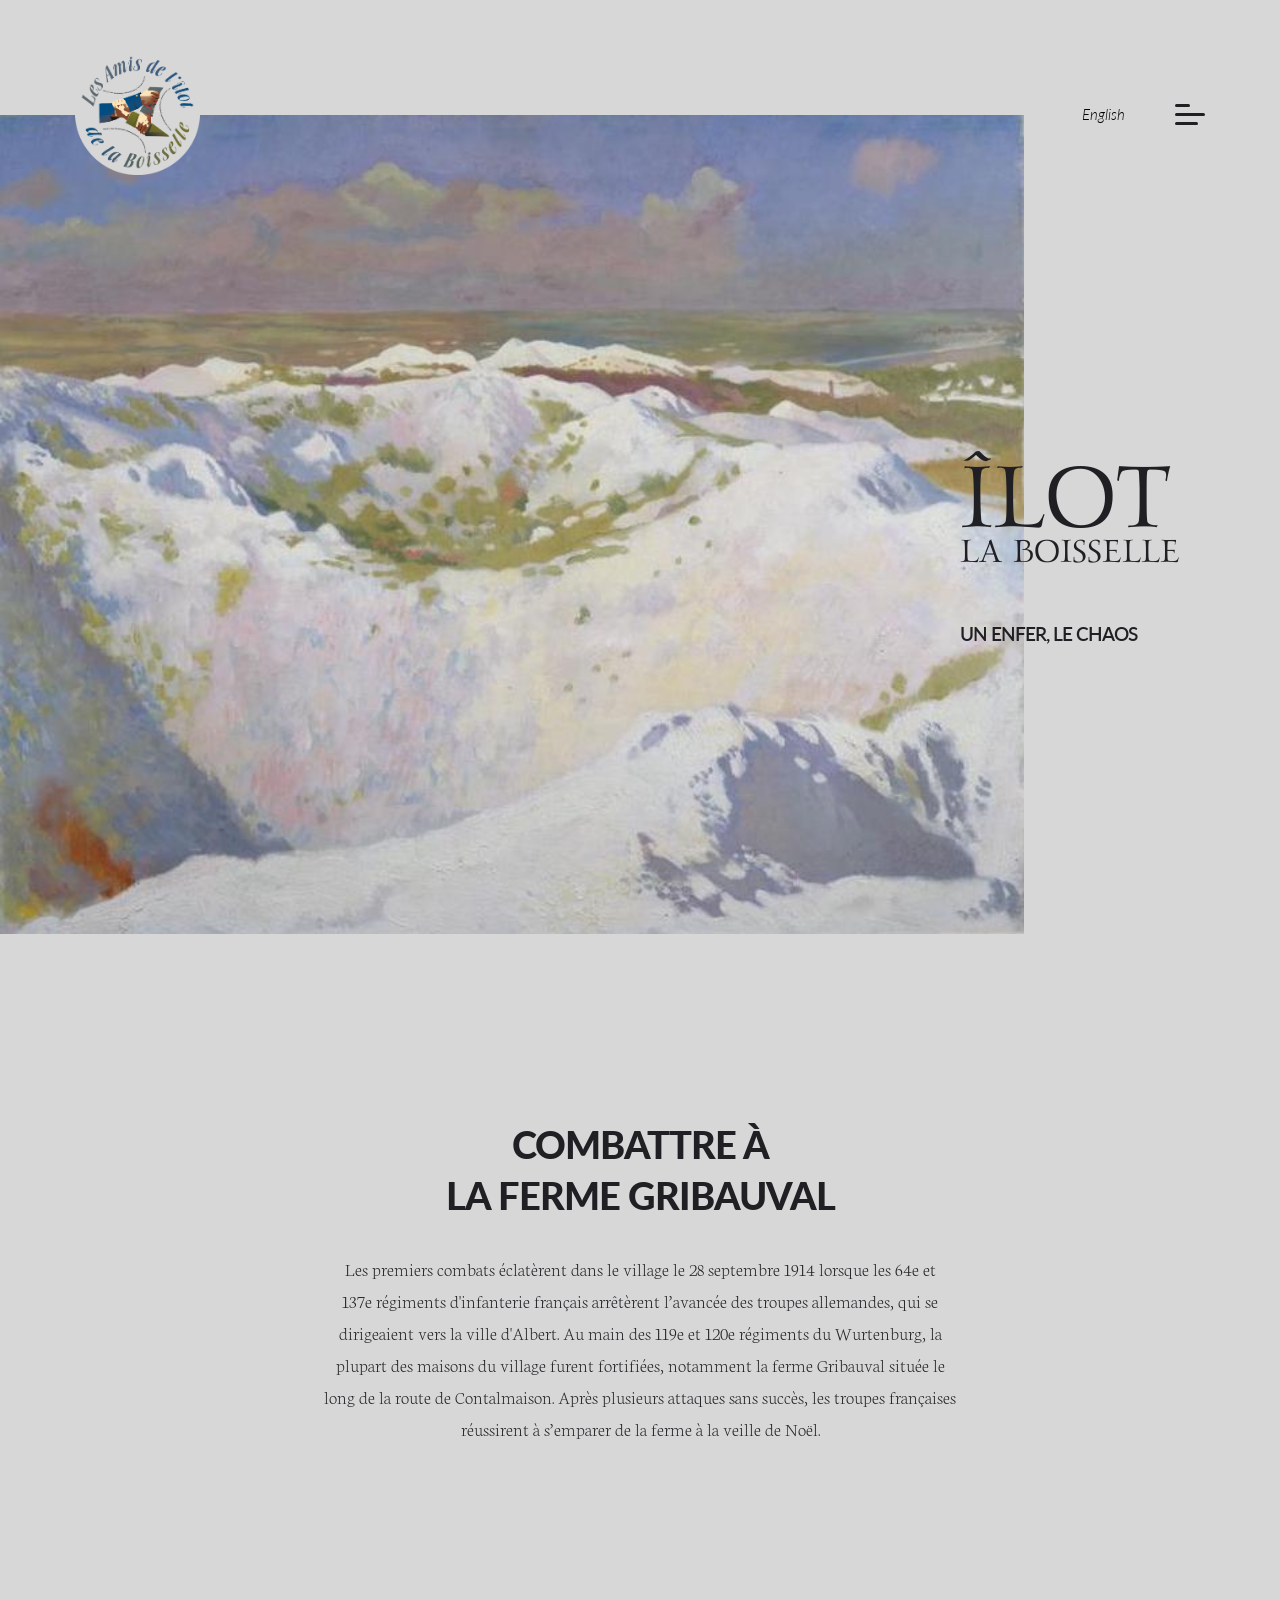
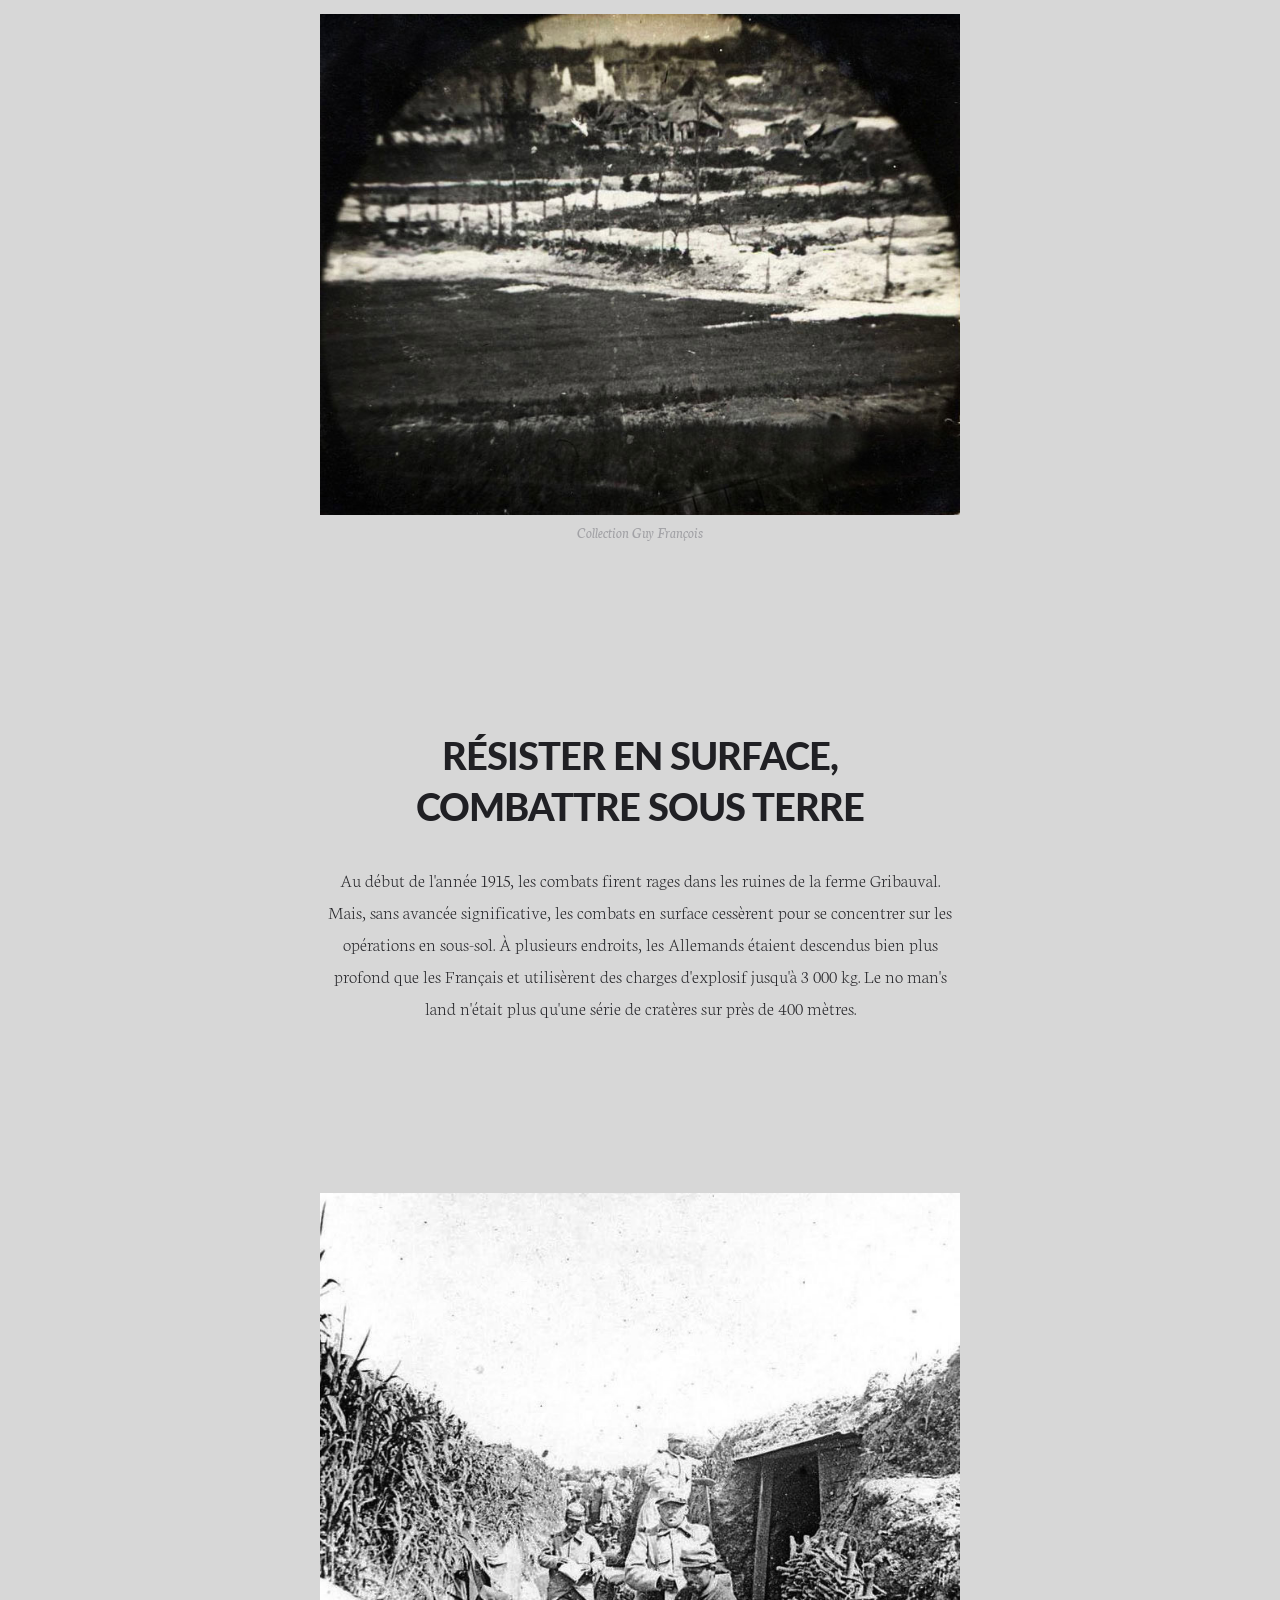
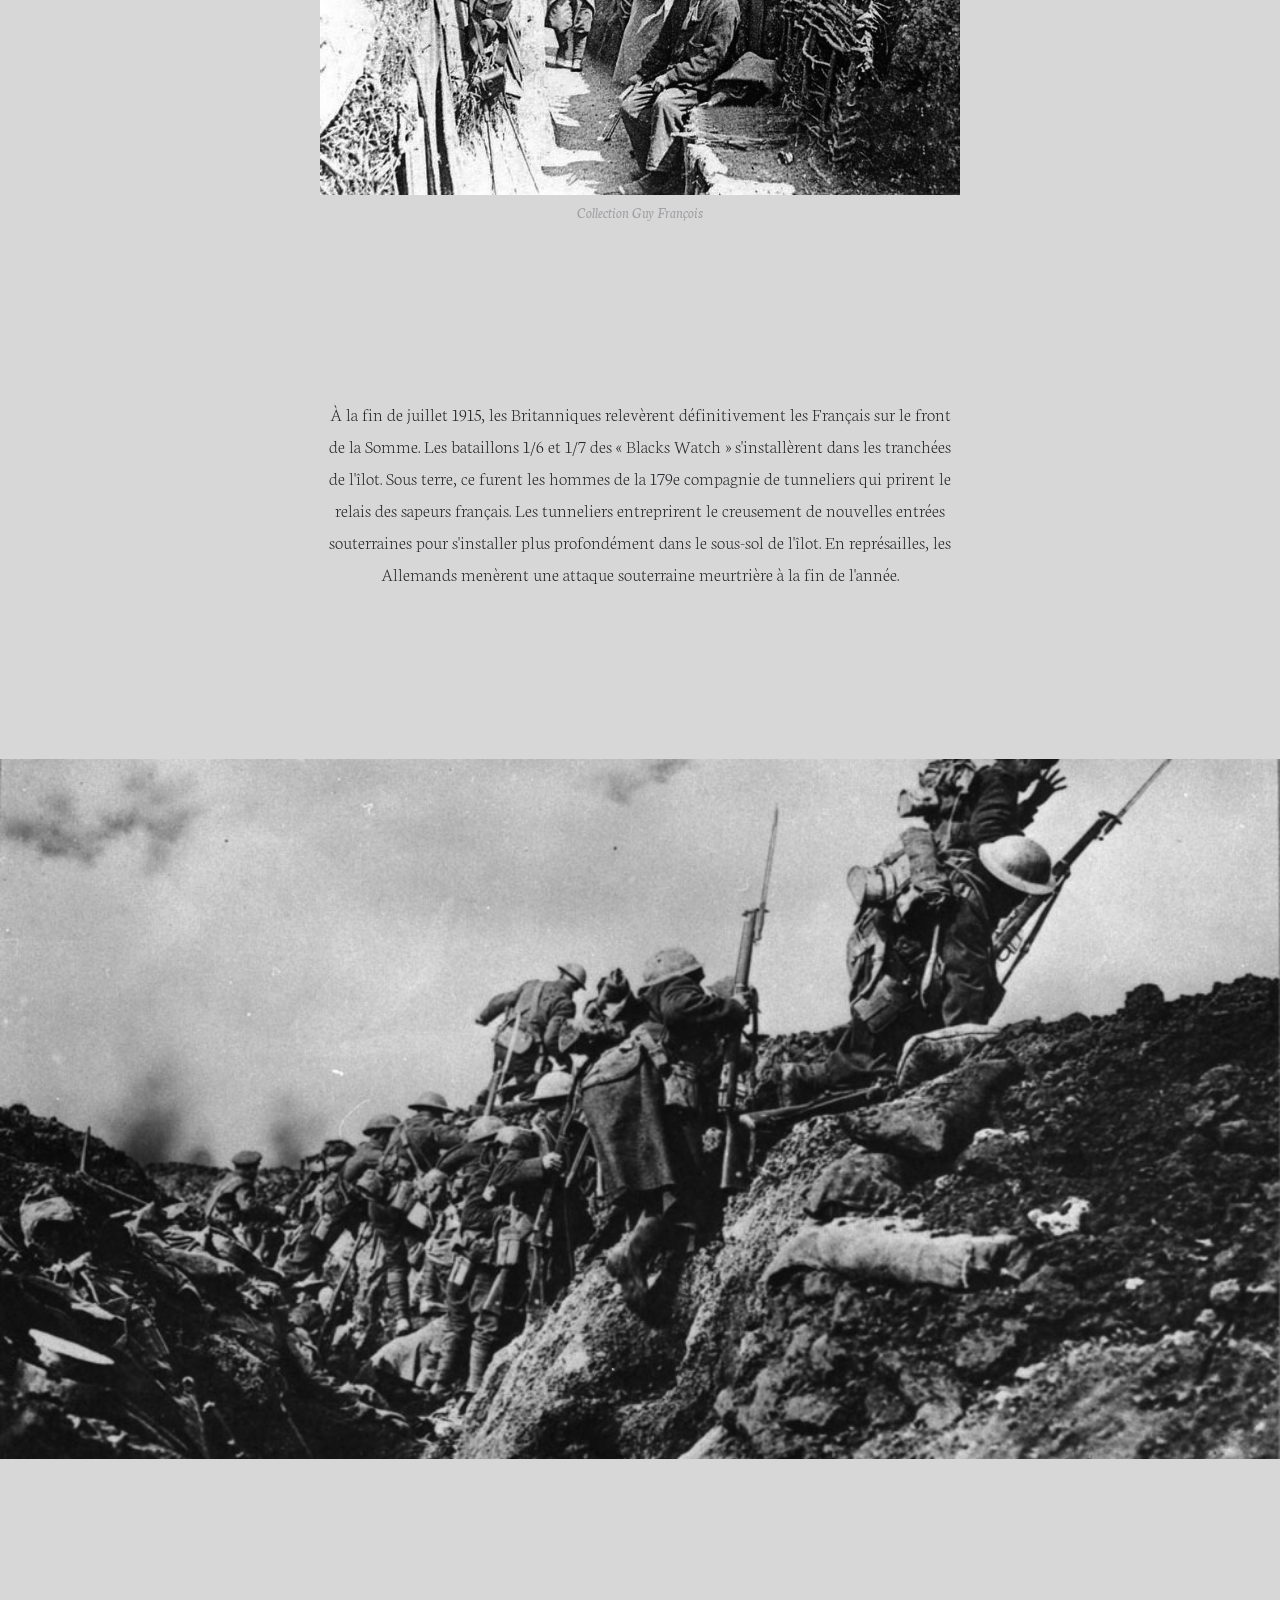
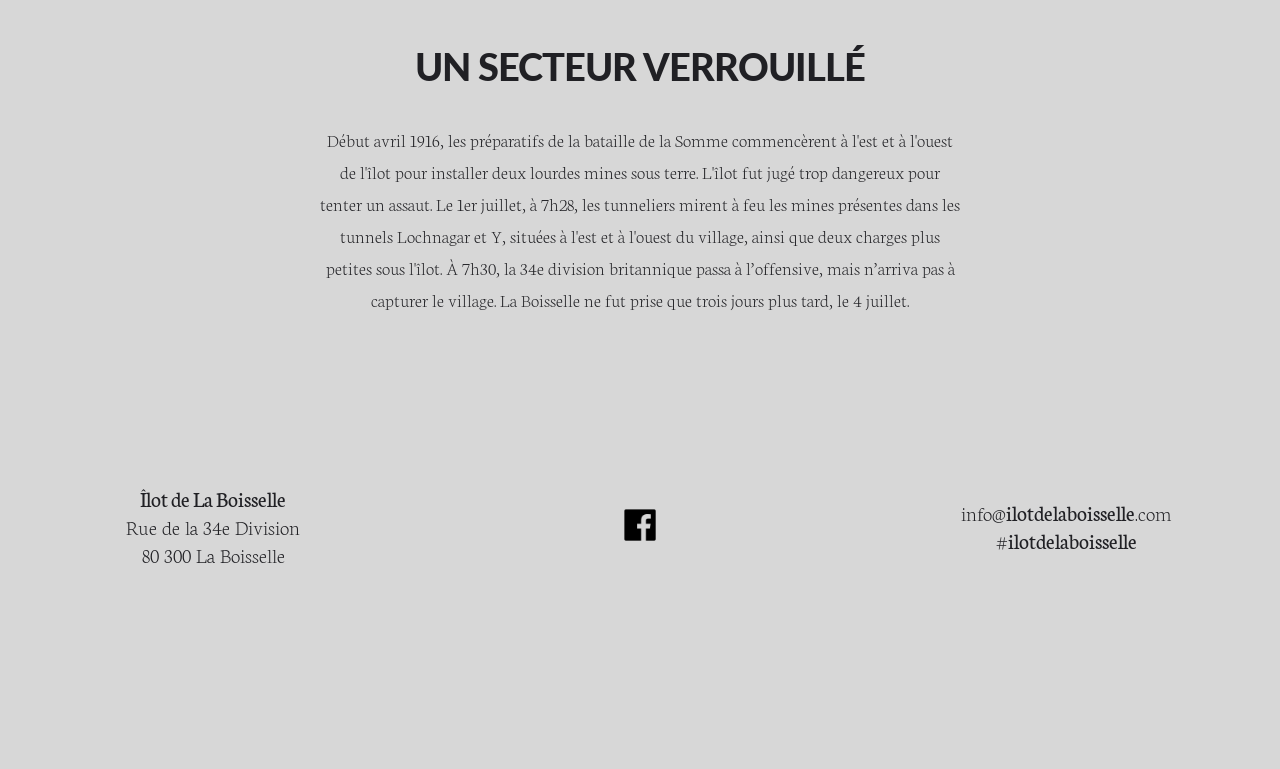
<file: histoire.html>
<!DOCTYPE html>
<html lang="fr">
<head>
<title>&Icirc;lot de La Boisselle - Histoire</title>

<meta name="viewport" content="width=device-width, initial-scale=1">

<link rel="stylesheet" href="./css/style.css">
<link rel="stylesheet" href="./css/navBar.css">
<link rel="stylesheet" href="./css/homepage.css">
<link rel="stylesheet" href="./css/histoire.css">

<link rel="shortcut icon" href="./img/favicon/favicon.ico">
<link rel="apple-touch-icon" href="./img/favicon/apple-touch-icon.png">
<link rel="apple-touch-icon" sizes="72x72" href="./img/favicon/apple-touch-icon-72x72.png">
<link rel="apple-touch-icon" sizes="114x114" href="./img/favicon/apple-touch-icon-114x114.png">

</head>
<body>

    <header>
        <div class="logo">
            <a href="https://www.ilotdelaboisselle.com/"><img src="./img/amis-ilot.png" alt="Homepage"></a>
        </div>
        <div class="menu">
            <div class="languages">
                <a href="./en/history.html">English</a>
            </div>
            <div class="nav">
                <label for="check">
                    <input type="checkbox" id="check" onclick="openNav(this)"/>
                        <span></span>
                        <span></span>
                        <span></span>
                </label>
            </div>
        </div>
        <div id="myNav" class="overlay">
            <div id="myContent" class="overlay-content">
                <div class="container">
                    <a href="./histoire.html">Le champ de bataille</a>
                    <a href="./visite.html">Pr&eacute;parer votre visite</a>
                    <a href="./les-amis.html">Les Amis de l'&Icirc;lot</a>
                    <a href="./agenda.html">Agenda</a>
                </div>
                <div class="overlay-footer">
                    <div class="overlay-footer-social">
                        <a href="https://www.facebook.com/ilotdelaboisselle" target="_blank"><img src="./img/facebook.png"></a>
                    </div>
                    <div class="overlay-footer-contact">
                        <a href="mailto: info@ilotdelaboisselle.com">info@<span class="footer-bold">ilotdelaboisselle</span>.com</a>
                    </div>
                </div>
            </div>
        </div>
    </header>

    <div class="top-histoire">
        <div class="top-img-histoire"><img src="./img/histoire-1.jpg"></div>
        <div class="top-title-histoire">
            <span class="top-title-ilot-histoire">&icirc;lot</span>
            <span class="top-title-la-boisselle-histoire">La Boisselle</span>
            <span class="top-title-site-histoire">Un enfer, le chaos</span>
        </div>
    </div>

    <div class="article">
        <h2 class="article-title">Combattre &agrave;<br/>la ferme Gribauval</h2>
		<p class="article-desc">Les premiers combats &eacute;clat&egrave;rent dans le village le 28&nbsp;septembre 1914 lorsque les 64e et 137e&nbsp;r&eacute;giments d&#39;infanterie fran&ccedil;ais arr&ecirc;t&egrave;rent l&rsquo;avanc&eacute;e des troupes allemandes, qui se dirigeaient vers la ville d&#39;Albert. Au main des 119e et 120e&nbsp;r&eacute;giments du Wurtenburg, la plupart des maisons du village furent fortifi&eacute;es, notamment la ferme Gribauval situ&eacute;e le long de la route de Contalmaison. Apr&egrave;s plusieurs attaques sans succ&egrave;s, les troupes fran&ccedil;aises r&eacute;ussirent &agrave; s&rsquo;emparer de la ferme &agrave; la veille de No&euml;l.</p>
    </div>

    <div class="illustration">
        <img src="./img/histoire-1914.jpg" alt="La ferme Gribauval" width="100%">
        <p class="illustration-source">Collection Guy Fran&ccedil;ois</p>
    </div>

    <div class="article">
        <h2 class="article-title">R&eacute;sister en surface,<br/>combattre sous terre</h2>
		<p class="article-desc">Au d&eacute;but de l'ann&eacute;e 1915, les combats firent rages dans les ruines de la ferme Gribauval. Mais, sans avanc&eacute;e significative, les combats en surface cess&egrave;rent pour se concentrer sur les op&eacute;rations en sous-sol. &Agrave; plusieurs endroits, les Allemands &eacute;taient descendus bien plus profond que les Fran&ccedil;ais et utilis&egrave;rent des charges d'explosif jusqu'&agrave; 3&nbsp;000 kg. Le no man's land n'&eacute;tait plus qu'une s&eacute;rie de crat&egrave;res sur pr&egrave;s de 400 m&egrave;tres.</p>
    </div>

    <div class="illustration">
        <img src="./img/histoire-1915.jpg" alt="Les soldats français à l'îlot" width="100%">
	    <p class="illustration-source">Collection Guy Fran&ccedil;ois</p>
    </div>

    <div class="article">
        <p class="article-desc">&Agrave; la fin de juillet 1915, les Britanniques relev&egrave;rent d&eacute;finitivement les Fran&ccedil;ais sur le front de la Somme. Les bataillons 1/6 et 1/7 des &laquo;&nbsp;Blacks Watch&nbsp;&raquo; s&#39;install&egrave;rent dans les tranch&eacute;es de l&#39;&icirc;lot. Sous terre, ce furent les hommes de la 179e&nbsp;compagnie de tunneliers qui prirent le relais des sapeurs fran&ccedil;ais. Les tunneliers entreprirent le creusement de nouvelles entr&eacute;es souterraines pour s&#39;installer plus profond&eacute;ment dans le sous-sol de l&#39;&icirc;lot. En repr&eacute;sailles, les Allemands men&egrave;rent une attaque souterraine meurtri&egrave;re &agrave; la fin de l&#39;ann&eacute;e.</p>     	
    </div>

    <div class="article-images" style="background-image:url(./img/histoire-1916.jpg)"></div>

    <div class="article">
        <h2 class="article-title">Un secteur verrouill&eacute;</h2>
		<p class="article-desc">D&eacute;but avril 1916, les pr&eacute;paratifs de la bataille de la Somme commenc&egrave;rent &agrave; l&#39;est et &agrave; l&#39;ouest de l&#39;&icirc;lot pour installer deux lourdes mines sous terre. L&#39;&icirc;lot fut jug&eacute; trop dangereux pour tenter un assaut. Le 1er&nbsp;juillet, &agrave; 7h28, les tunneliers mirent &agrave; feu les mines pr&eacute;sentes dans les tunnels Lochnagar et Y, situ&eacute;es &agrave; l&#39;est et &agrave; l&#39;ouest du village, ainsi que deux charges plus petites sous l&#39;&icirc;lot. &Agrave; 7h30, la 34e&nbsp;division britannique passa &agrave; l&rsquo;offensive, mais n&rsquo;arriva pas &agrave; capturer le village. La Boisselle ne fut prise que trois jours plus tard, le 4&nbsp;juillet.</p></p>
    </div>
   
    <div class="footer">
        <div class="address">
            <p><span class="footer-bold">&Icirc;lot de La Boisselle</span></p>
            <p>Rue de la 34e Division</p>
            <p>80 300 La Boisselle</p>
        </div>
        <div class="social">
            <a href="https://www.facebook.com/ilotdelaboisselle" target="_blank"><img src="./img/facebook.png"></a>
        </div>
        <div class="contact">
            <a href="mailto: info@ilotdelaboisselle.com">info@<span class="footer-bold">ilotdelaboisselle</span>.com</a>
            <p>#<span class="footer-bold">ilotdelaboisselle</span></p>
        </div>
    </footer>

    <script src="./js/animation.js"></script>

</body>
</html>
</file>
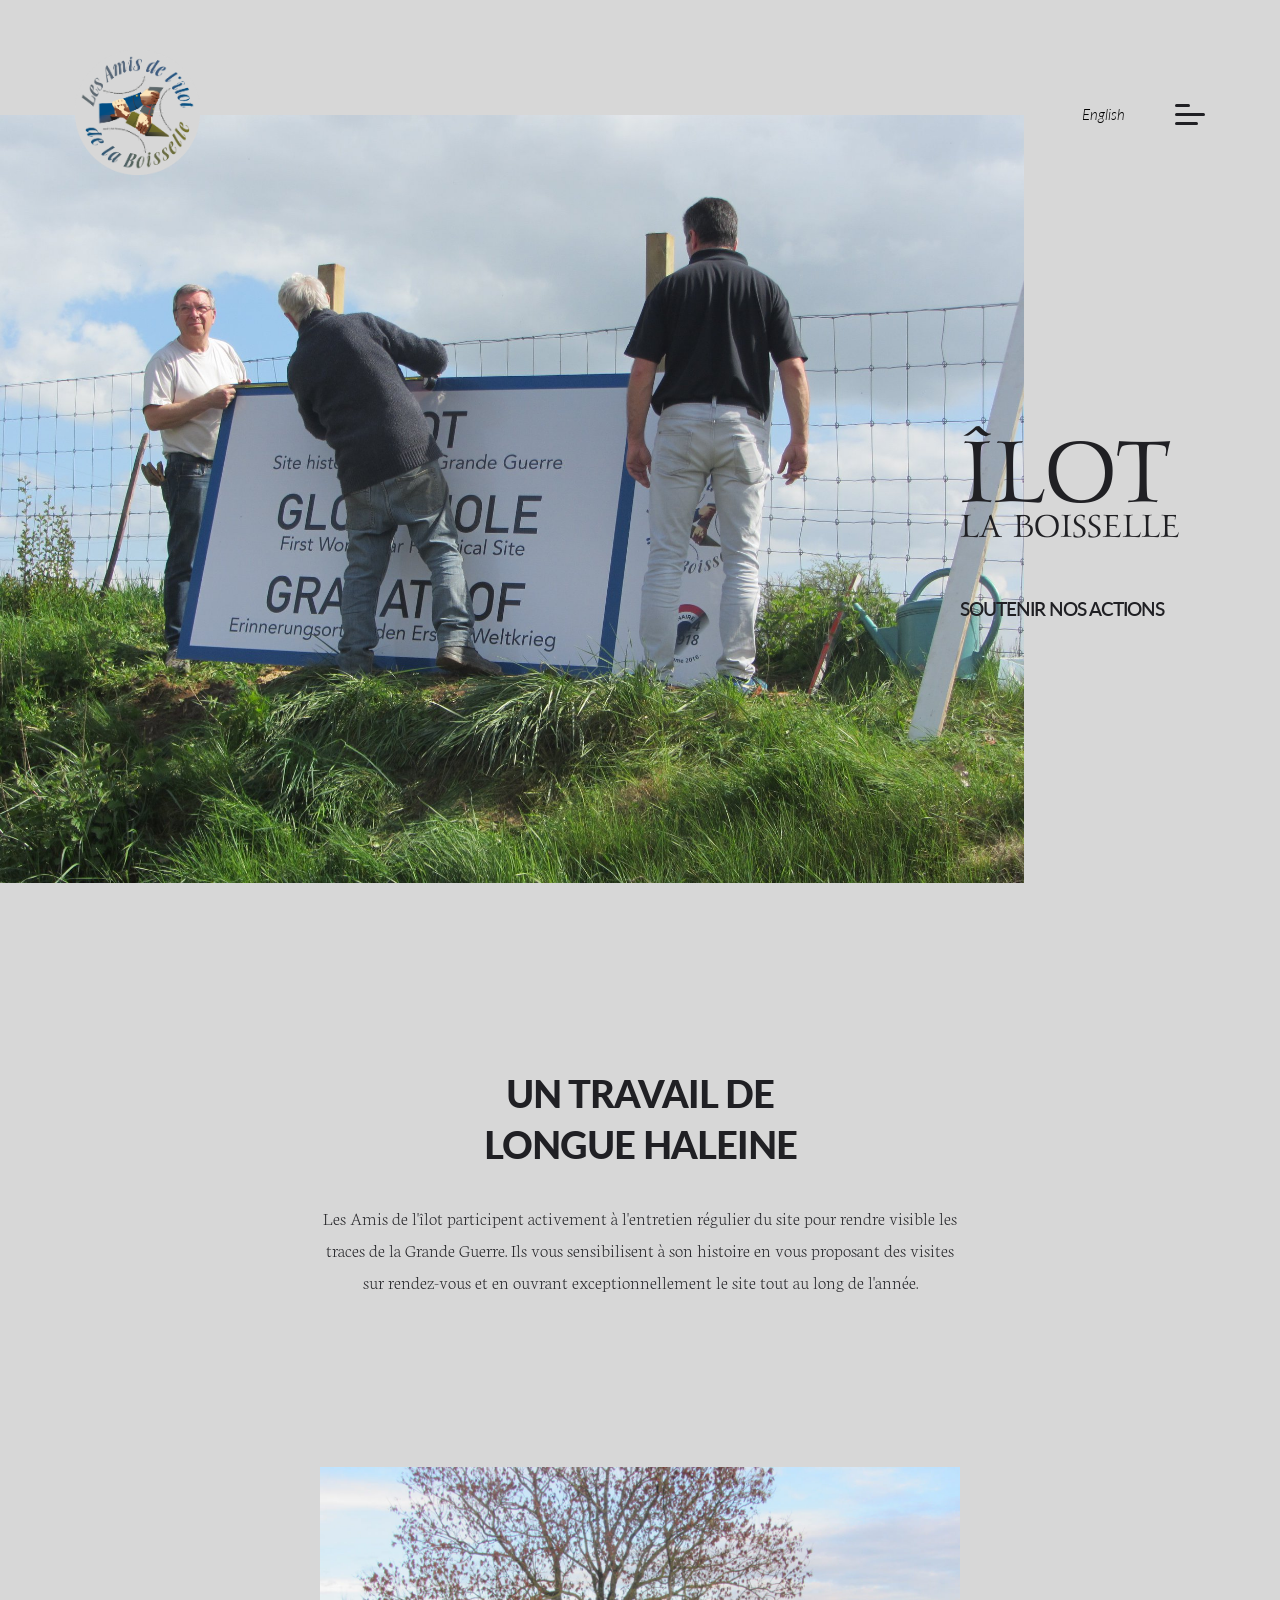
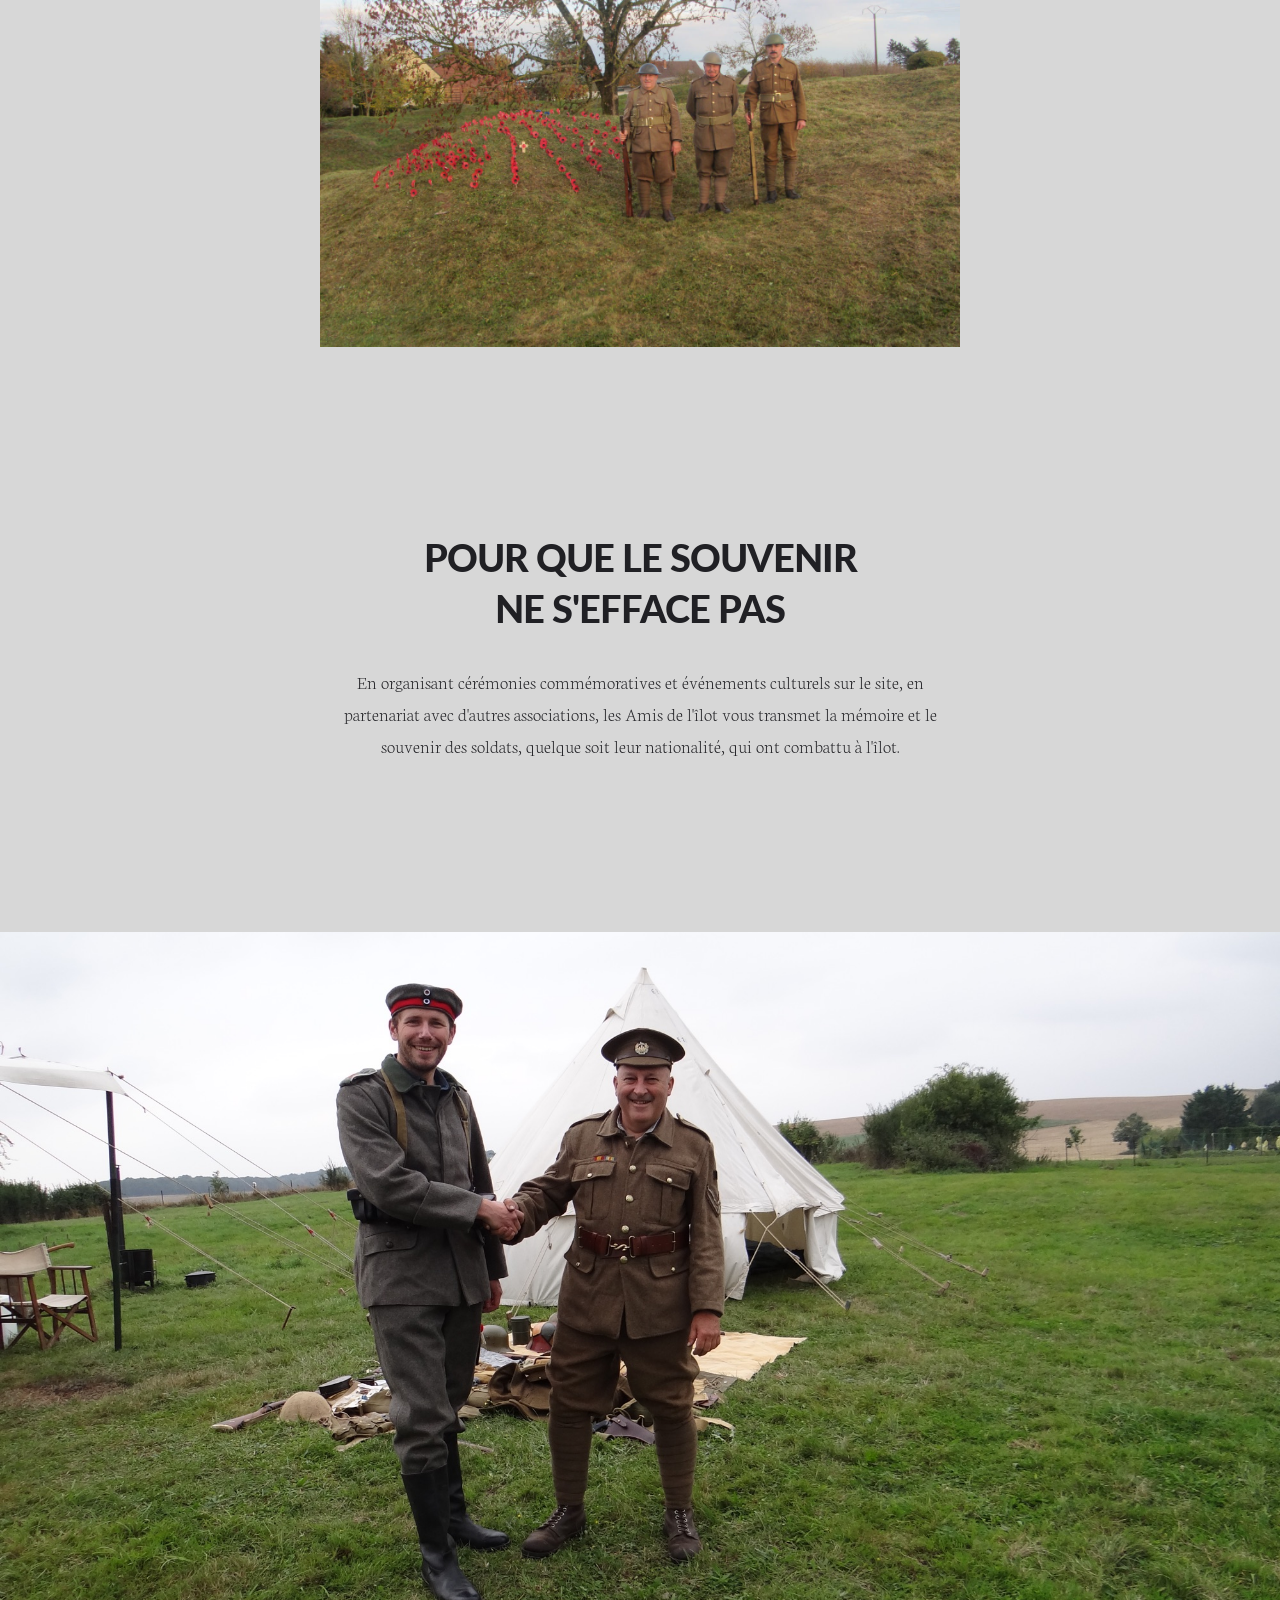
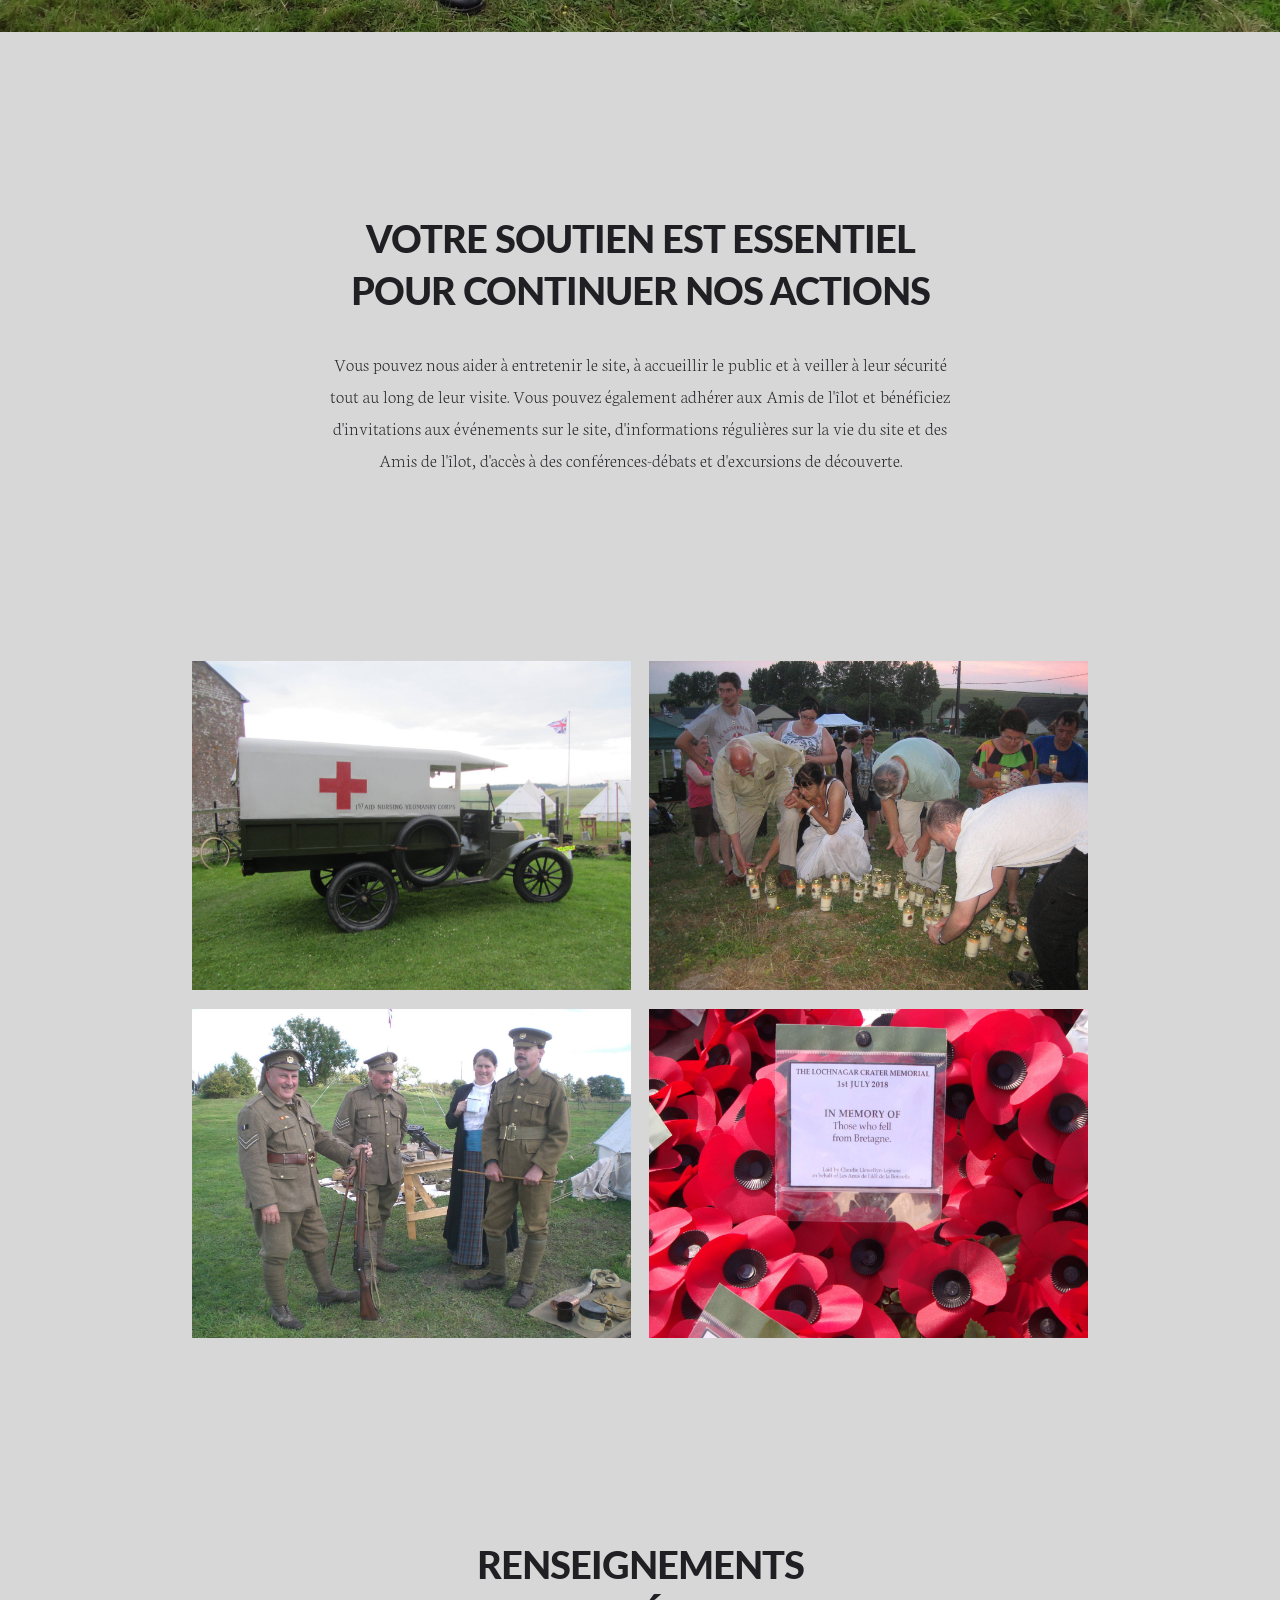
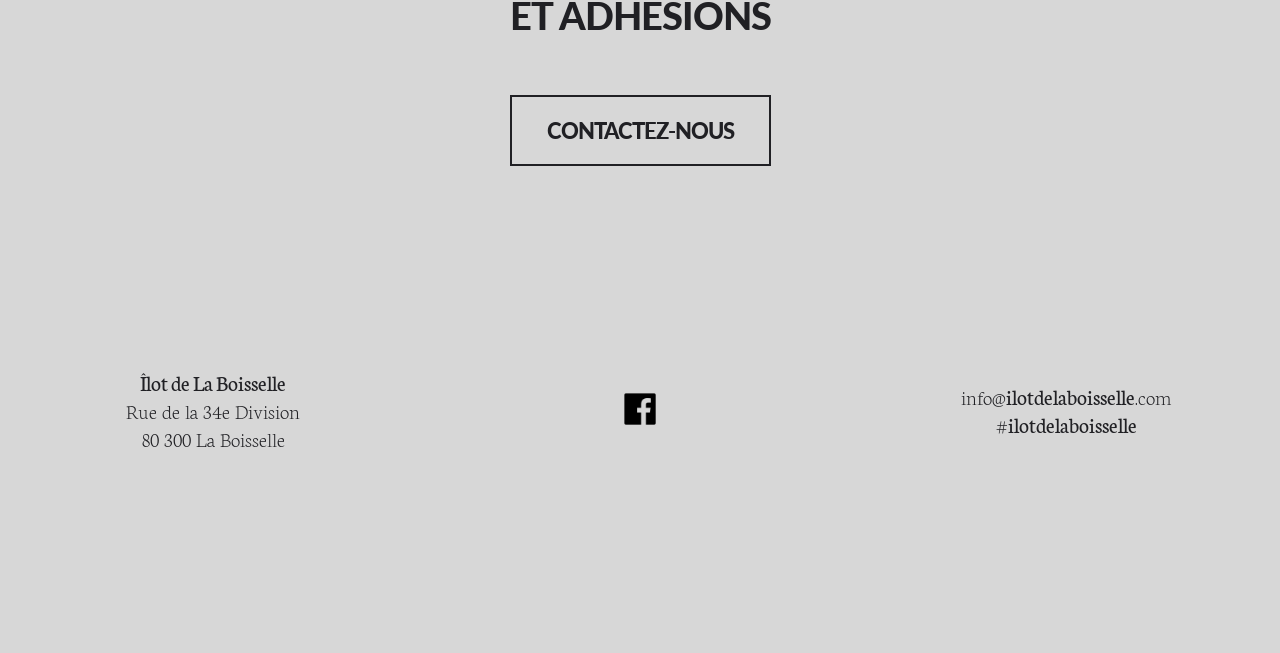
<file: les-amis.html>
<!DOCTYPE html>
<html lang="fr">
<head>
<title>&Icirc;lot de La Boisselle - Les Amis de l&icirc;lot</title>

<meta name="viewport" content="width=device-width, initial-scale=1">

<link rel="stylesheet" href="./css/style.css">
<link rel="stylesheet" href="./css/navBar.css">
<link rel="stylesheet" href="./css/homepage.css">
<link rel="stylesheet" href="./css/histoire.css">

<link rel="shortcut icon" href="./img/favicon/favicon.ico">
<link rel="apple-touch-icon" href="./img/favicon/apple-touch-icon.png">
<link rel="apple-touch-icon" sizes="72x72" href="./img/favicon/apple-touch-icon-72x72.png">
<link rel="apple-touch-icon" sizes="114x114" href="./img/favicon/apple-touch-icon-114x114.png">

</head>
<body>

    <header>
        <div class="logo">
            <a href="https://www.ilotdelaboisselle.com/"><img src="./img/amis-ilot.png" alt="Homepage"></a>
        </div>
        <div class="menu">
            <div class="languages">
                <a href="./en/friends.html">English</a>
            </div>
            <div class="nav">
                <label for="check">
                    <input type="checkbox" id="check" onclick="openNav(this)"/>
                        <span></span>
                        <span></span>
                        <span></span>
                </label>
            </div>
        </div>
        <div id="myNav" class="overlay">
            <div id="myContent" class="overlay-content">
                <div class="container">
                    <a href="./histoire.html">Le champ de bataille</a>
                    <a href="./visite.html">Pr&eacute;parer votre visite</a>
                    <a href="./les-amis.html">Les Amis de l'&Icirc;lot</a>
                    <a href="./agenda.html">Agenda</a>
                </div>
                <div class="overlay-footer">
                    <div class="overlay-footer-social">
                        <a href="https://www.facebook.com/ilotdelaboisselle" target="_blank"><img src="./img/facebook.png"></a>
                    </div>
                    <div class="overlay-footer-contact">
                        <a href="mailto: info@ilotdelaboisselle.com">info@<span class="footer-bold">ilotdelaboisselle</span>.com</a>
                    </div>
                </div>
            </div>
        </div>
    </header>

    <div class="top-histoire">
        <div class="top-img-histoire"><img src="./img/amis-1.jpg"></div>
        <div class="top-title-histoire">
            <span class="top-title-ilot-histoire">&icirc;lot</span>
            <span class="top-title-la-boisselle-histoire">La Boisselle</span>
            <span class="top-title-site-histoire">Soutenir nos actions</span>
        </div>
    </div>

    <div class="article">
        <h2 class="article-title">Un travail de<br/>longue haleine</h2>
		<p class="article-desc">Les Amis de l'&icirc;lot participent activement &agrave; l'entretien r&eacute;gulier du site pour rendre visible les traces de la Grande Guerre. Ils vous sensibilisent &agrave; son histoire en vous proposant des visites sur rendez-vous et en ouvrant exceptionnellement le site tout au long de l'ann&eacute;e.</p>
    </div>

    <div class="illustration">
        <img src="./img/amis-5.jpg" alt="Troupe de reconstitution" width="100%">
    </div>

    <div class="article">
        <h2 class="article-title">Pour que le souvenir<br/>ne s'efface pas</h2>
		<p class="article-desc">En organisant c&eacute;r&eacute;monies comm&eacute;moratives et &eacute;v&eacute;nements culturels sur le site, en partenariat avec d'autres associations, les Amis de l'&icirc;lot vous transmet la m&eacute;moire et le souvenir des soldats, quelque soit leur nationalit&eacute;, qui ont combattu &agrave; l'&icirc;lot.</p>
    </div>

    <div class="article-images" style="background-image:url(./img/amis-8.jpg)"></div>

    <div class="article">
        <h2 class="article-title">Votre soutien est essentiel pour continuer nos actions</h2>
		<p class="article-desc">Vous pouvez nous aider &agrave; entretenir le site, &agrave; accueillir le public et &agrave; veiller &agrave; leur s&eacute;curit&eacute; tout au long de leur visite. Vous pouvez &eacute;galement adh&eacute;rer aux Amis de l'&icirc;lot et b&eacute;n&eacute;ficiez d'invitations aux &eacute;v&eacute;nements sur le site, d'informations r&eacute;guli&egrave;res sur la vie du site et des Amis de l'&icirc;lot, d'acc&egrave;s &agrave; des conf&eacute;rences-d&eacute;bats et d'excursions de d&eacute;couverte.</p>
    </div>

    <div class="article-columns">
        <div class="one-two-column">
            <p><img src="./img/amis-3.jpg" alt="Troupe de reconstitution" width="100%"></p>
            <p><img src="./img/amis-4.jpg" alt="Cérémonie de commémoration" width="100%"></p>
        </div>
        <div class="two-two-column">
            <p><img src="./img/amis-6.jpg" alt="Troupe de reconstitution" width="100%"></p>
            <p><img src="./img/amis-7.jpg" alt="Couronne de coquelicot en l'honneur des soldats bretons" width="100%"></p>
        </div>
    </div>

    <div class="article">
        <h2 class="article-title">Renseignements<br />et adh&eacute;sions</h2>
        <p class="article-link"><a href="mailto: info@ilotdelaboisselle.com">Contactez-nous</a></p>
	</div>
   
    <div class="footer">
        <div class="address">
            <p><span class="footer-bold">&Icirc;lot de La Boisselle</span></p>
            <p>Rue de la 34e Division</p>
            <p>80 300 La Boisselle</p>
        </div>
        <div class="social">
            <a href="https://www.facebook.com/ilotdelaboisselle" target="_blank"><img src="./img/facebook.png"></a>
        </div>
        <div class="contact">
            <a href="mailto: info@ilotdelaboisselle.com">info@<span class="footer-bold">ilotdelaboisselle</span>.com</a>
            <p>#<span class="footer-bold">ilotdelaboisselle</span></p>
        </div>
    </footer>

    <script src="./js/animation.js"></script>

</body>
</html>
</file>
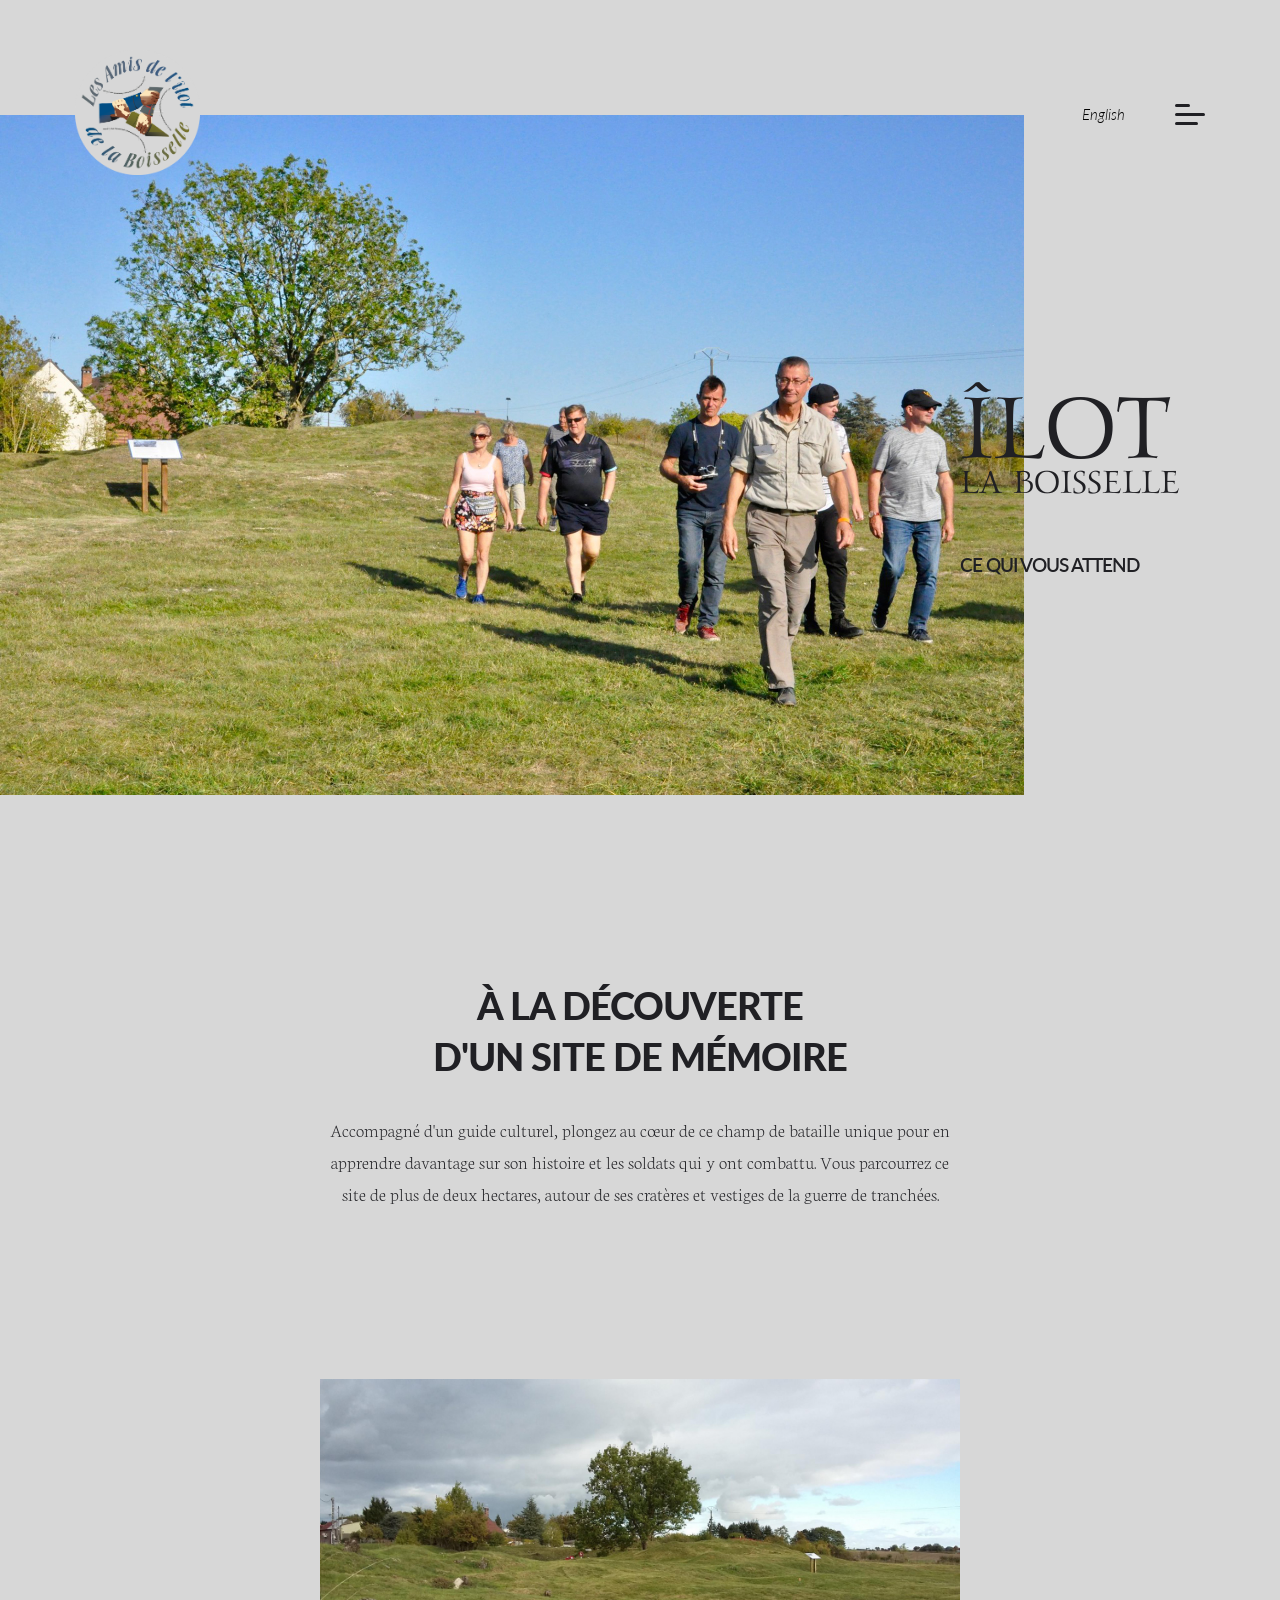
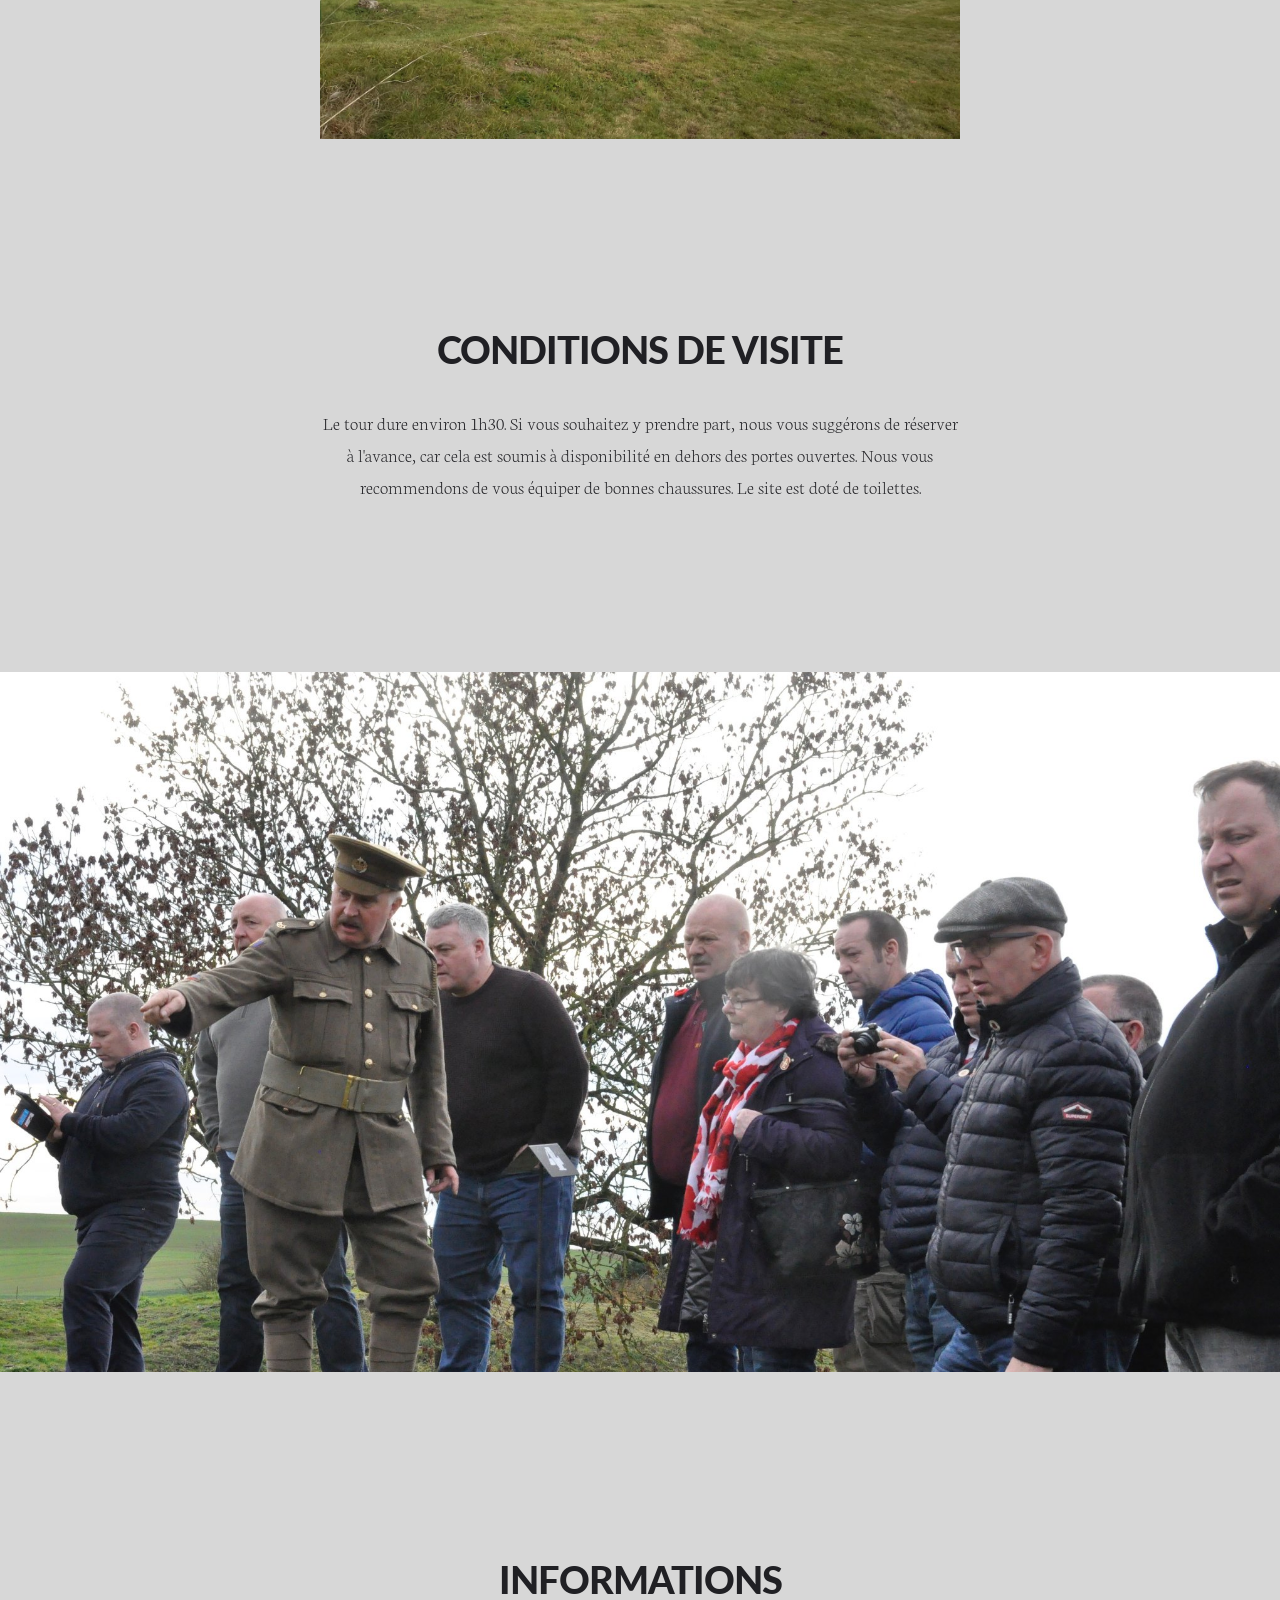
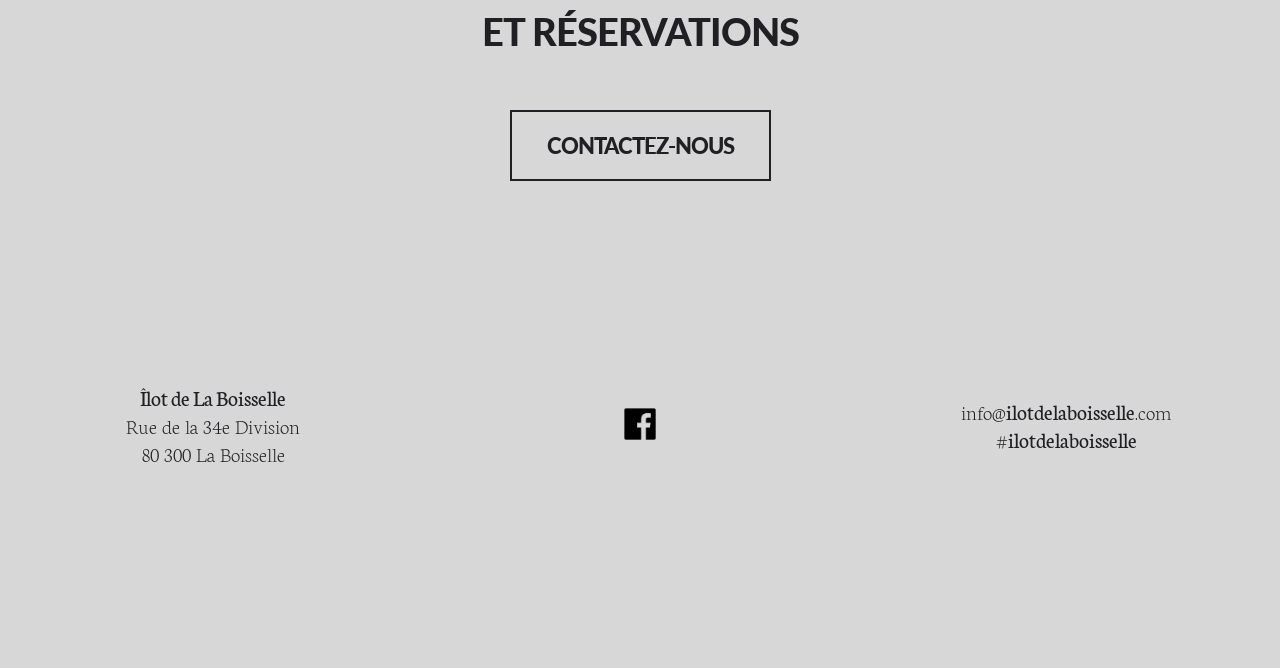
<file: visite.html>
<!DOCTYPE html>
<html lang="fr">
<head>
<title>&Icirc;lot de La Boisselle - Visite</title>

<meta name="viewport" content="width=device-width, initial-scale=1">

<link rel="stylesheet" href="./css/style.css">
<link rel="stylesheet" href="./css/navBar.css">
<link rel="stylesheet" href="./css/homepage.css">
<link rel="stylesheet" href="./css/histoire.css">

<link rel="shortcut icon" href="./img/favicon/favicon.ico">
<link rel="apple-touch-icon" href="./img/favicon/apple-touch-icon.png">
<link rel="apple-touch-icon" sizes="72x72" href="./img/favicon/apple-touch-icon-72x72.png">
<link rel="apple-touch-icon" sizes="114x114" href="./img/favicon/apple-touch-icon-114x114.png">

</head>
<body>

    <header>
        <div class="logo">
            <a href="https://www.ilotdelaboisselle.com/"><img src="./img/amis-ilot.png" alt="Homepage"></a>
        </div>
        <div class="menu">
            <div class="languages">
                <a href="./en/visit.html">English</a>
            </div>
            <div class="nav">
                <label for="check">
                    <input type="checkbox" id="check" onclick="openNav(this)"/>
                        <span></span>
                        <span></span>
                        <span></span>
                </label>
            </div>
        </div>
        <div id="myNav" class="overlay">
            <div id="myContent" class="overlay-content">
                <div class="container">
                    <a href="./histoire.html">Le champ de bataille</a>
                    <a href="./visite.html">Pr&eacute;parer votre visite</a>
                    <a href="./les-amis.html">Les Amis de l'&Icirc;lot</a>
                    <a href="./agenda.html">Agenda</a>
                </div>
                <div class="overlay-footer">
                    <div class="overlay-footer-social">
                        <a href="https://www.facebook.com/ilotdelaboisselle" target="_blank"><img src="./img/facebook.png"></a>
                    </div>
                    <div class="overlay-footer-contact">
                        <a href="mailto: info@ilotdelaboisselle.com">info@<span class="footer-bold">ilotdelaboisselle</span>.com</a>
                    </div>
                </div>
            </div>
        </div>
    </header>

    <div class="top-histoire">
        <div class="top-img-histoire"><img src="./img/visite-1.jpg"></div>
        <div class="top-title-histoire">
            <span class="top-title-ilot-histoire">&icirc;lot</span>
            <span class="top-title-la-boisselle-histoire">La Boisselle</span>
            <span class="top-title-site-histoire">Ce qui vous attend</span>
        </div>
    </div>

    <div class="article">
        <h2 class="article-title">&agrave; la d&eacute;couverte<br />d'un site de m&eacute;moire</h2>
		<p class="article-desc">Accompagn&eacute; d'un guide culturel, plongez au c&oelig;ur de ce champ de bataille unique pour en apprendre davantage sur son histoire et les soldats qui y ont combattu. Vous parcourrez ce site de plus de deux hectares, autour de ses crat&egrave;res et vestiges de la guerre de tranch&eacute;es.</p>
    </div>

    <div class="illustration">
        <img src="./img/visite-2.jpg" alt="Vue générale du site" width="100%">
    </div>

    <div class="article">
        <h2 class="article-title">Conditions de visite</h2>
		<p class="article-desc">Le tour dure environ 1h30. Si vous souhaitez y prendre part, nous vous sugg&eacute;rons de r&eacute;server &agrave; l'avance, car cela est soumis &agrave; disponibilit&eacute; en dehors des portes ouvertes. Nous vous recommendons de vous &eacute;quiper de bonnes chaussures. Le site est dot&eacute; de toilettes.</p>
    </div>

    <div class="article-images" style="background-image:url(./img/visite-3.jpg)"></div>

    <div class="article">
        <h2 class="article-title">Informations<br />et r&eacute;servations</h2>
        <p class="article-link"><a href="mailto: info@ilotdelaboisselle.com">Contactez-nous</a></p>
	</div>
   
    <div class="footer">
        <div class="address">
            <p><span class="footer-bold">&Icirc;lot de La Boisselle</span></p>
            <p>Rue de la 34e Division</p>
            <p>80 300 La Boisselle</p>
        </div>
        <div class="social">
            <a href="https://www.facebook.com/ilotdelaboisselle" target="_blank"><img src="./img/facebook.png"></a>
        </div>
        <div class="contact">
            <a href="mailto: info@ilotdelaboisselle.com">info@<span class="footer-bold">ilotdelaboisselle</span>.com</a>
            <p>#<span class="footer-bold">ilotdelaboisselle</span></p>
        </div>
    </footer>

    <script src="./js/animation.js"></script>

</body>
</html>
</file>
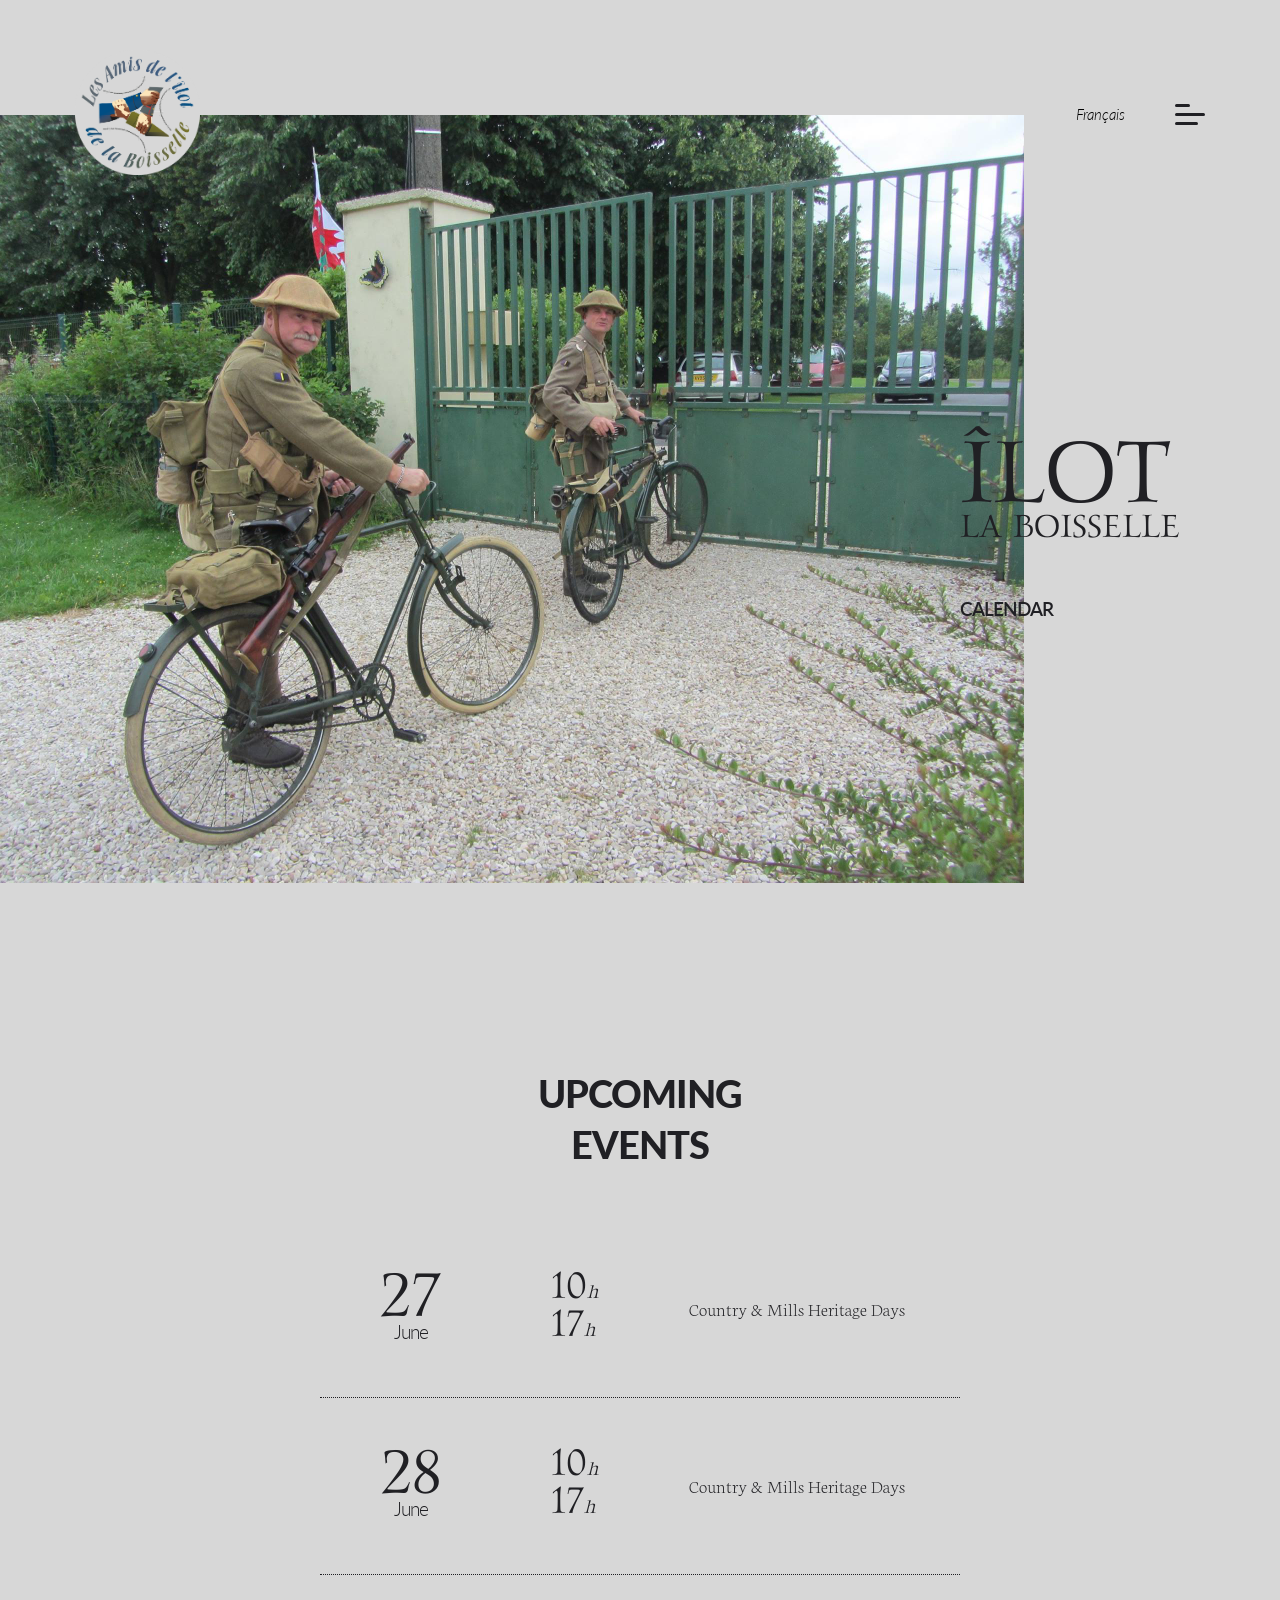
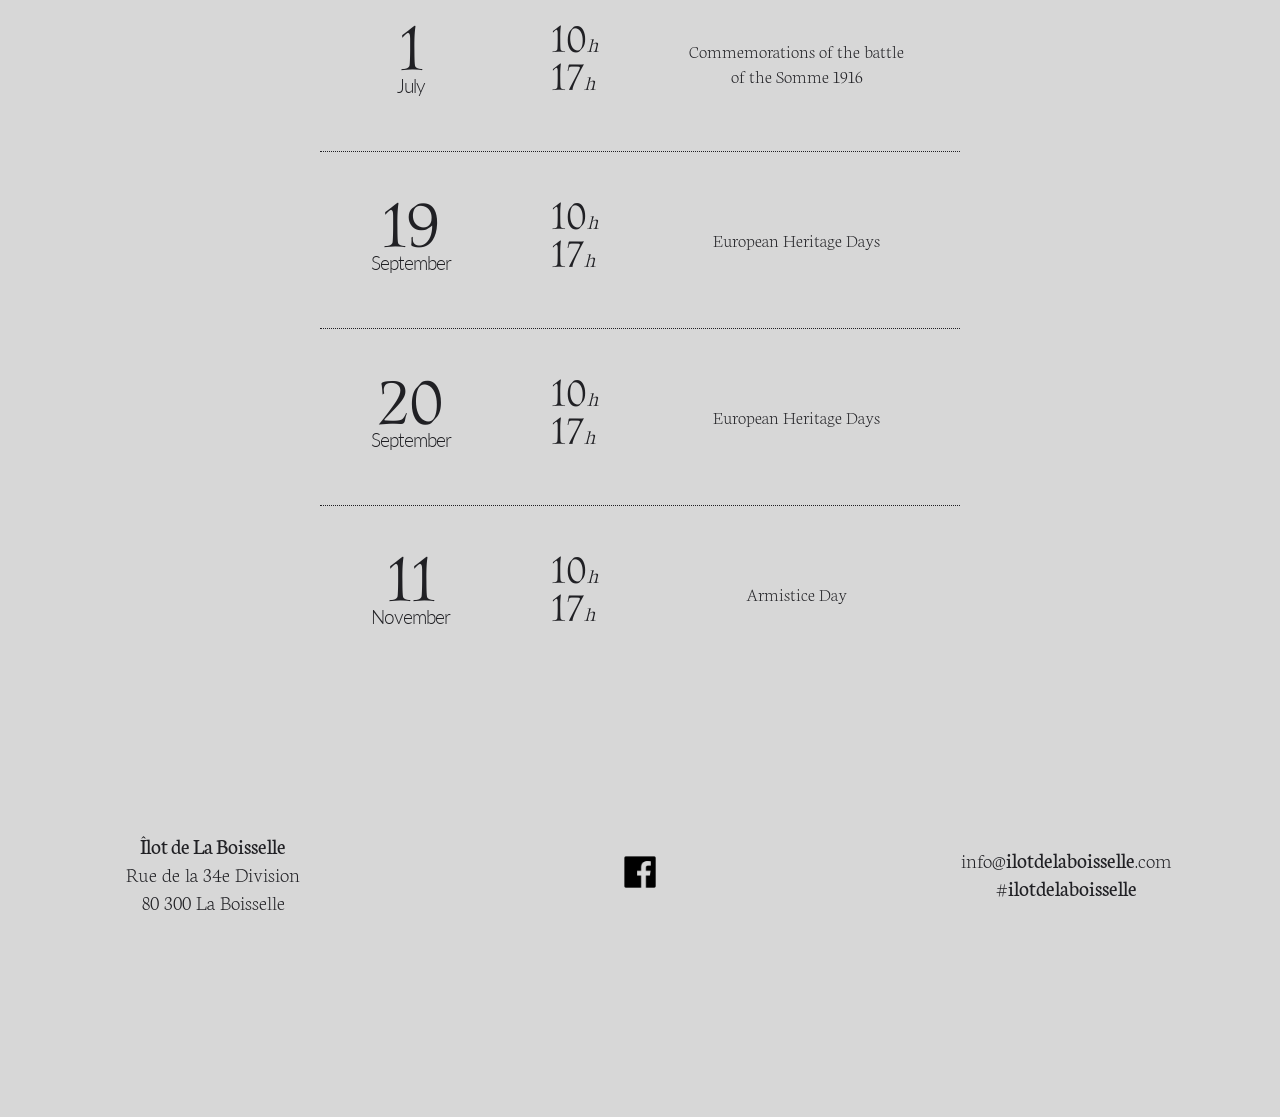
<file: en/calendar.html>
<!DOCTYPE html>
<html lang="en">
<head>
<title>&Icirc;lot de La Boisselle - Calendar</title>

<meta name="viewport" content="width=device-width, initial-scale=1">

<link rel="stylesheet" href="../css/style.css">
<link rel="stylesheet" href="../css/navBar.css">
<link rel="stylesheet" href="../css/homepage.css">
<link rel="stylesheet" href="../css/histoire.css">

<link rel="shortcut icon" href="../img/favicon/favicon.ico">
<link rel="apple-touch-icon" href="../img/favicon/apple-touch-icon.png">
<link rel="apple-touch-icon" sizes="72x72" href="../img/favicon/apple-touch-icon-72x72.png">
<link rel="apple-touch-icon" sizes="114x114" href="../img/favicon/apple-touch-icon-114x114.png">

</head>
<body>

    <header>
        <div class="logo">
            <a href="https://www.ilotdelaboisselle.com/en/"><img src="../img/amis-ilot.png" alt="Homepage"></a>
        </div>
        <div class="menu">
            <div class="languages">
                <a href="../agenda.html">Fran&ccedil;ais</a>
            </div>
            <div class="nav">
                <label for="check">
                    <input type="checkbox" id="check" onclick="openNav(this)"/>
                        <span></span>
                        <span></span>
                        <span></span>
                </label>
            </div>
        </div>
        <div id="myNav" class="overlay">
            <div id="myContent" class="overlay-content">
                <div class="container">
                    <a href="./history.html">The Battlefield</a>
                    <a href="./visit.html">Organise your visit</a>
                    <a href="./friends.html">Friends of the &Icirc;lot</a>
                    <a href="./calendar.html">Calendar</a>
                </div>
                <div class="overlay-footer">
                    <div class="overlay-footer-social">
                        <a href="https://www.facebook.com/ilotdelaboisselle" target="_blank"><img src="../img/facebook.png"></a>
                    </div>
                    <div class="overlay-footer-contact">
                        <a href="mailto: info@ilotdelaboisselle.com">info@<span class="footer-bold">ilotdelaboisselle</span>.com</a>
                    </div>
                </div>
            </div>
        </div>
    </header>

    <div class="top-histoire">
        <div class="top-img-histoire"><img src="../img/events-2.jpg"></div>
        <div class="top-title-histoire">
            <span class="top-title-ilot-histoire">&icirc;lot</span>
            <span class="top-title-la-boisselle-histoire">La Boisselle</span>
            <span class="top-title-site-histoire">Calendar</span>
        </div>
    </div>

    <div class="article">
        <h2 class="article-title">Upcoming<br/>Events</h2>
        <br/>
        <!-- <div class="events">
            <div class="events-date">
                <p class="events-date-day">5</p>
                <p class="events-date-month">February</p>
            </div>
            <div class="events-time">
                <p class="events-time-p">10<span class="events-time-hour">h</span></p>
                <p class="events-time-p">12<span class="events-time-hour">h</span></p>
            </div>
            <div class="events-desc">
                <p class="events-desc-p">Friends of the &icirc;lot of La Boisselle General Meeting</p>
            </div>
        </div>
        <div class="events-line"></div> -->
        <div class="events">
            <div class="events-date">
                <p class="events-date-day">27</p>
                <p class="events-date-month">June</p>
            </div>
            <div class="events-time">
                <p class="events-time-p">10<span class="events-time-hour">h</span></p>
                <p class="events-time-p">17<span class="events-time-hour">h</span></p>
            </div>
            <div class="events-desc">
                <p class="events-desc-p">Country & Mills Heritage Days</p>
            </div>
        </div>
        <div class="events-line"></div>
        <div class="events">
            <div class="events-date">
                <p class="events-date-day">28</p>
                <p class="events-date-month">June</p>
            </div>
            <div class="events-time">
                <p class="events-time-p">10<span class="events-time-hour">h</span></p>
                <p class="events-time-p">17<span class="events-time-hour">h</span></p>
            </div>
            <div class="events-desc">
                <p class="events-desc-p">Country & Mills Heritage Days</p>
            </div>
        </div>
        <div class="events-line"></div>
        <div class="events">
            <div class="events-date">
                <p class="events-date-day">1</p>
                <p class="events-date-month">July</p>
            </div>
            <div class="events-time">
                <p class="events-time-p">10<span class="events-time-hour">h</span></p>
                <p class="events-time-p">17<span class="events-time-hour">h</span></p>
            </div>
            <div class="events-desc">
                <p class="events-desc-p">Commemorations of the battle of the Somme 1916</p>
            </div>
        </div>
        <div class="events-line"></div>
        <div class="events">
            <div class="events-date">
                <p class="events-date-day">19</p>
                <p class="events-date-month">September</p>
            </div>
            <div class="events-time">
                <p class="events-time-p">10<span class="events-time-hour">h</span></p>
                <p class="events-time-p">17<span class="events-time-hour">h</span></p>
            </div>
            <div class="events-desc">
                <p class="events-desc-p">European Heritage Days</p>
            </div>
        </div>
        <div class="events-line"></div>
        <div class="events">
            <div class="events-date">
                <p class="events-date-day">20</p>
                <p class="events-date-month">September</p>
            </div>
            <div class="events-time">
                <p class="events-time-p">10<span class="events-time-hour">h</span></p>
                <p class="events-time-p">17<span class="events-time-hour">h</span></p>
            </div>
            <div class="events-desc">
                <p class="events-desc-p">European Heritage Days</p>
            </div>
        </div>
        <div class="events-line"></div>
        <div class="events">
            <div class="events-date">
                <p class="events-date-day">11</p>
                <p class="events-date-month">November</p>
            </div>
            <div class="events-time">
                <p class="events-time-p">10<span class="events-time-hour">h</span></p>
                <p class="events-time-p">17<span class="events-time-hour">h</span></p>
            </div>
            <div class="events-desc">
                <p class="events-desc-p">Armistice Day</p>
            </div>
        </div>
    </div>

    <div class="footer">
        <div class="address">
            <p><span class="footer-bold">&Icirc;lot de La Boisselle</span></p>
            <p>Rue de la 34e Division</p>
            <p>80 300 La Boisselle</p>
        </div>
        <div class="social">
            <a href="https://www.facebook.com/ilotdelaboisselle" target="_blank"><img src="../img/facebook.png"></a>
        </div>
        <div class="contact">
            <a href="mailto: info@ilotdelaboisselle.com">info@<span class="footer-bold">ilotdelaboisselle</span>.com</a>
            <p>#<span class="footer-bold">ilotdelaboisselle</span></p>
        </div>
    </footer>

    <script src="../js/animation.js"></script>

</body>
</html>
</file>
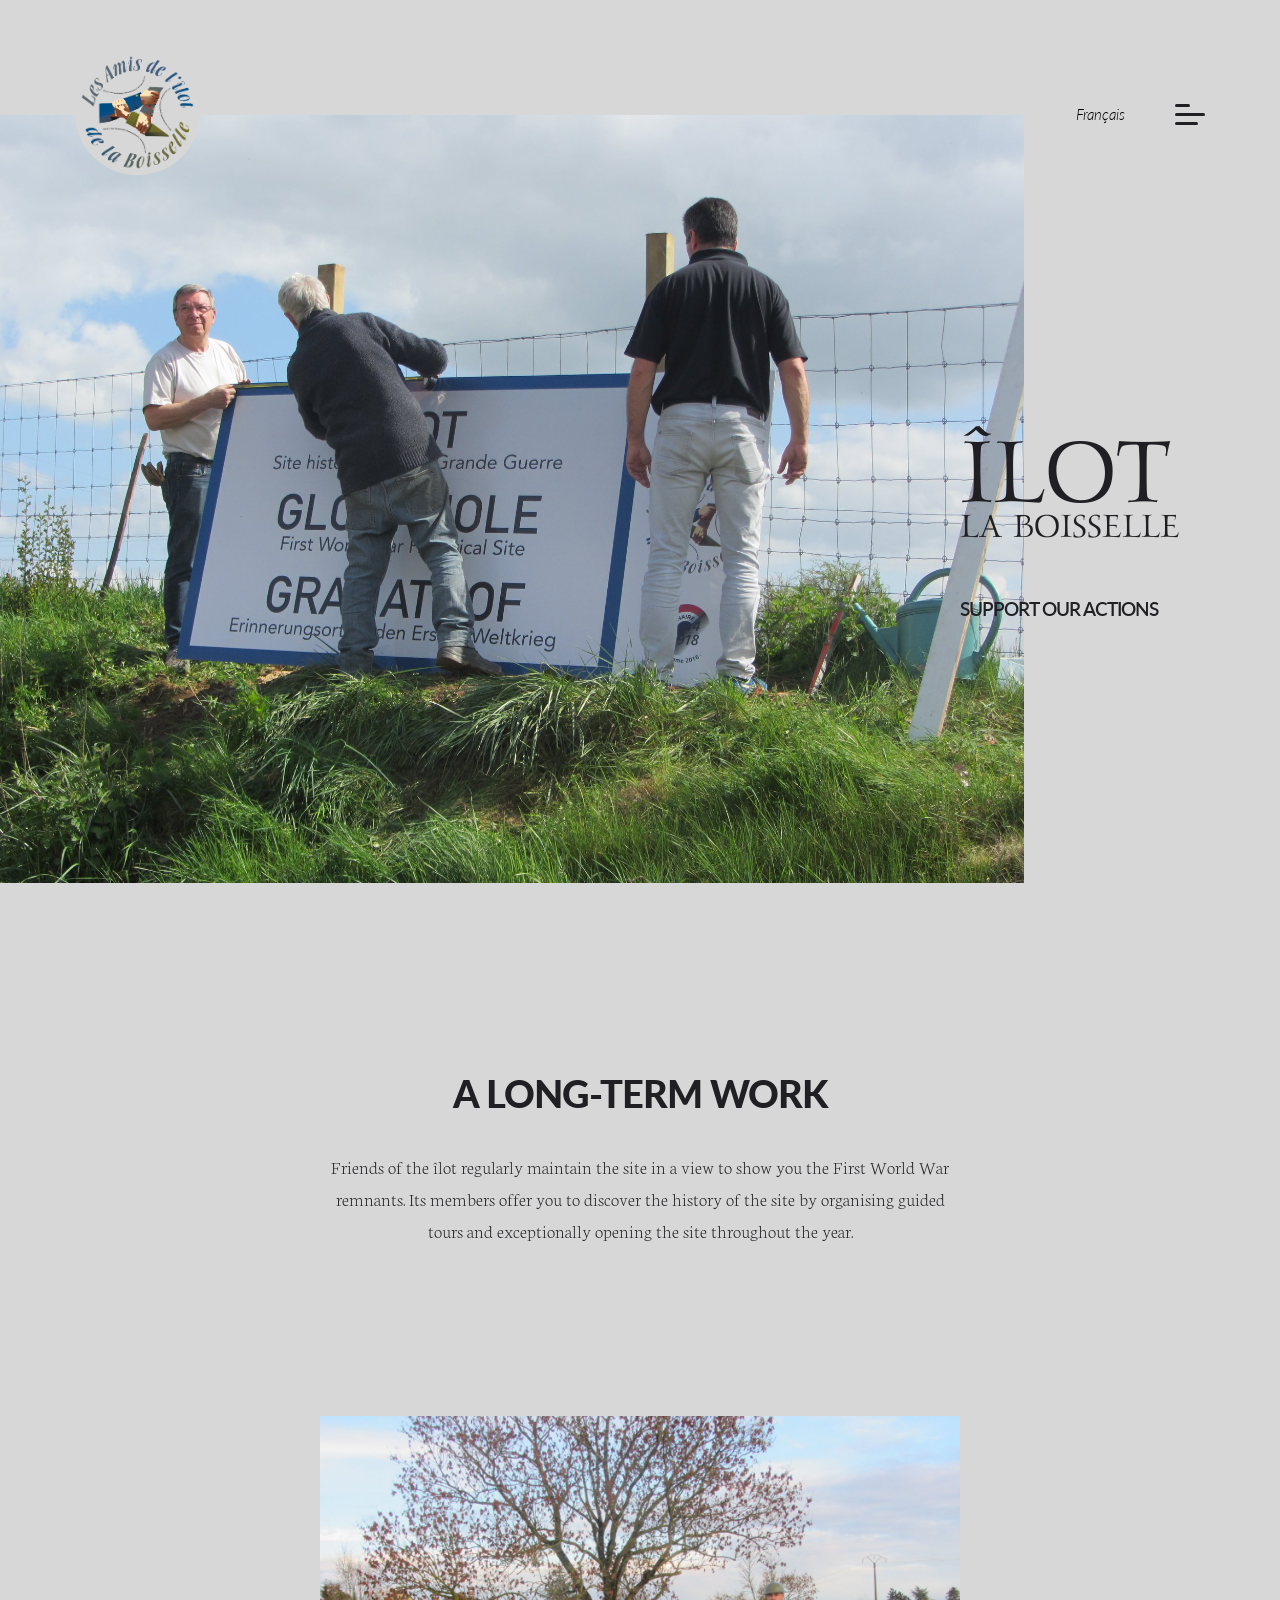
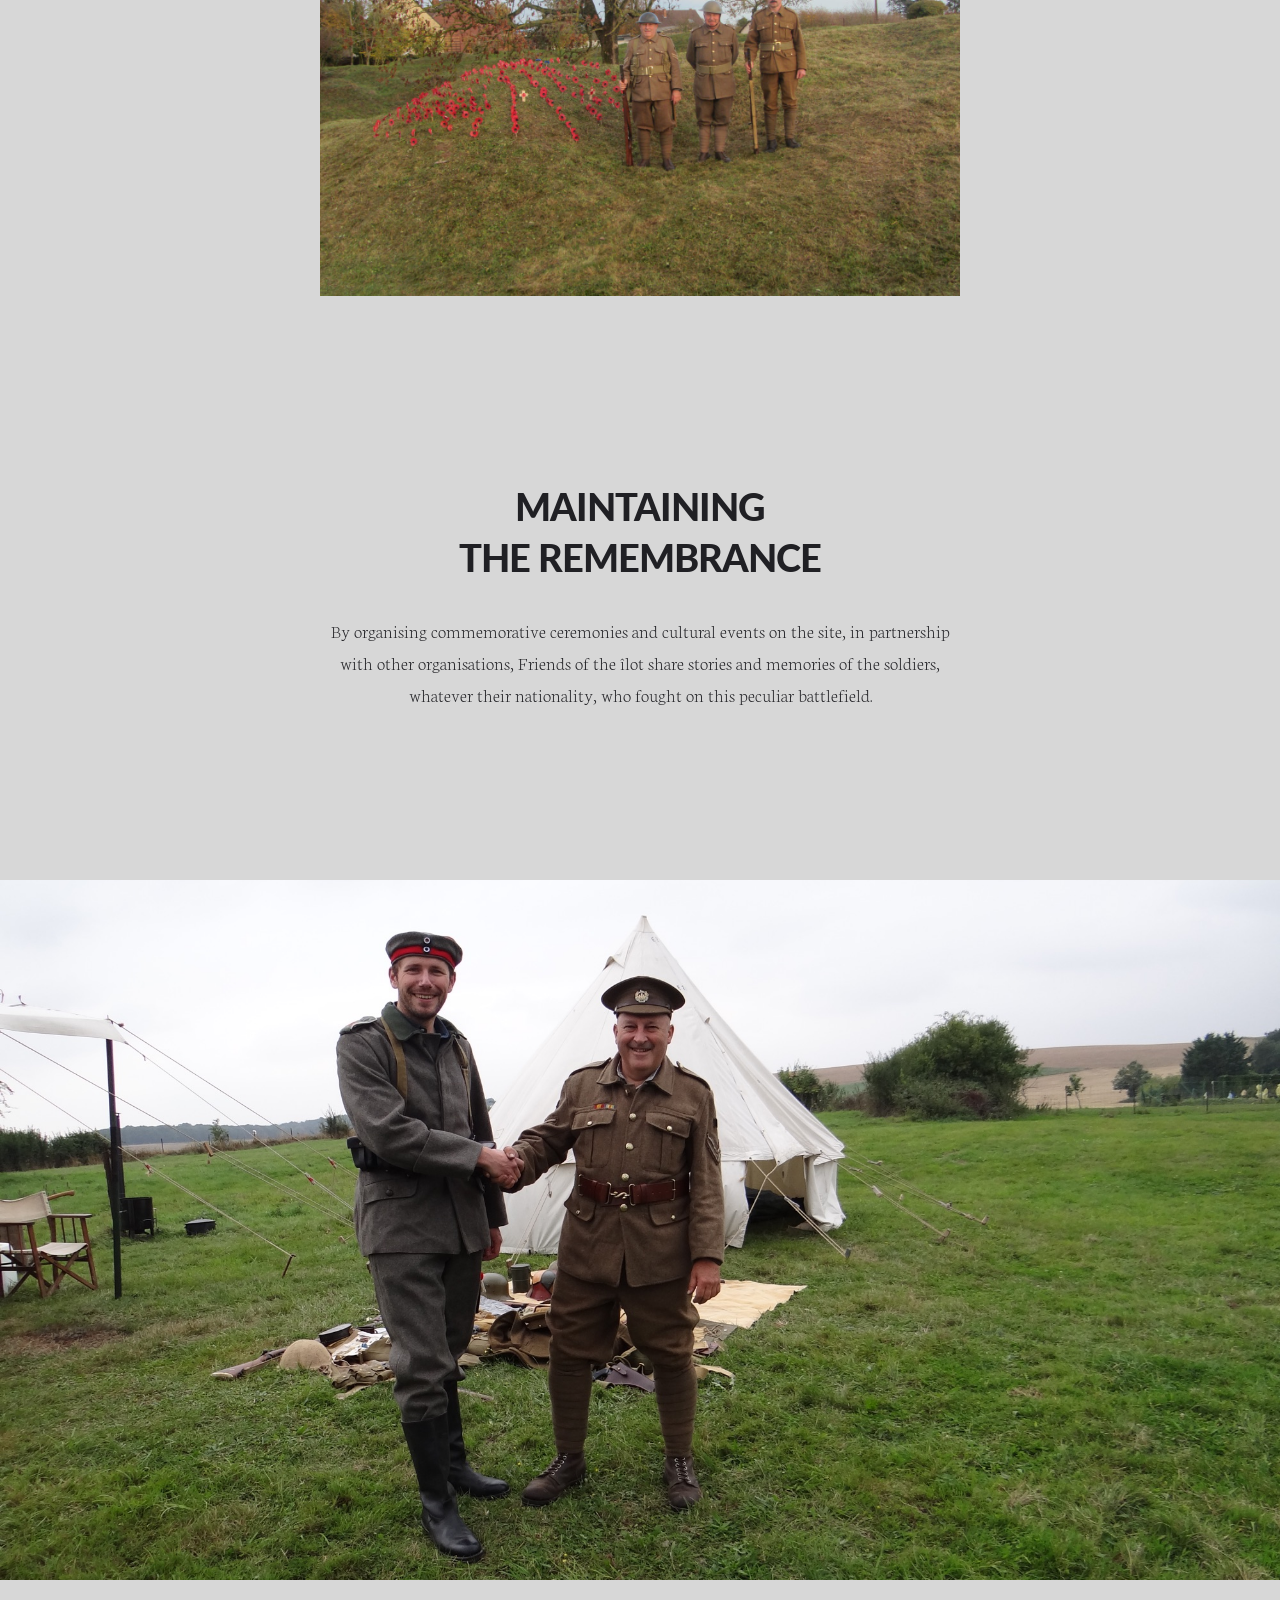
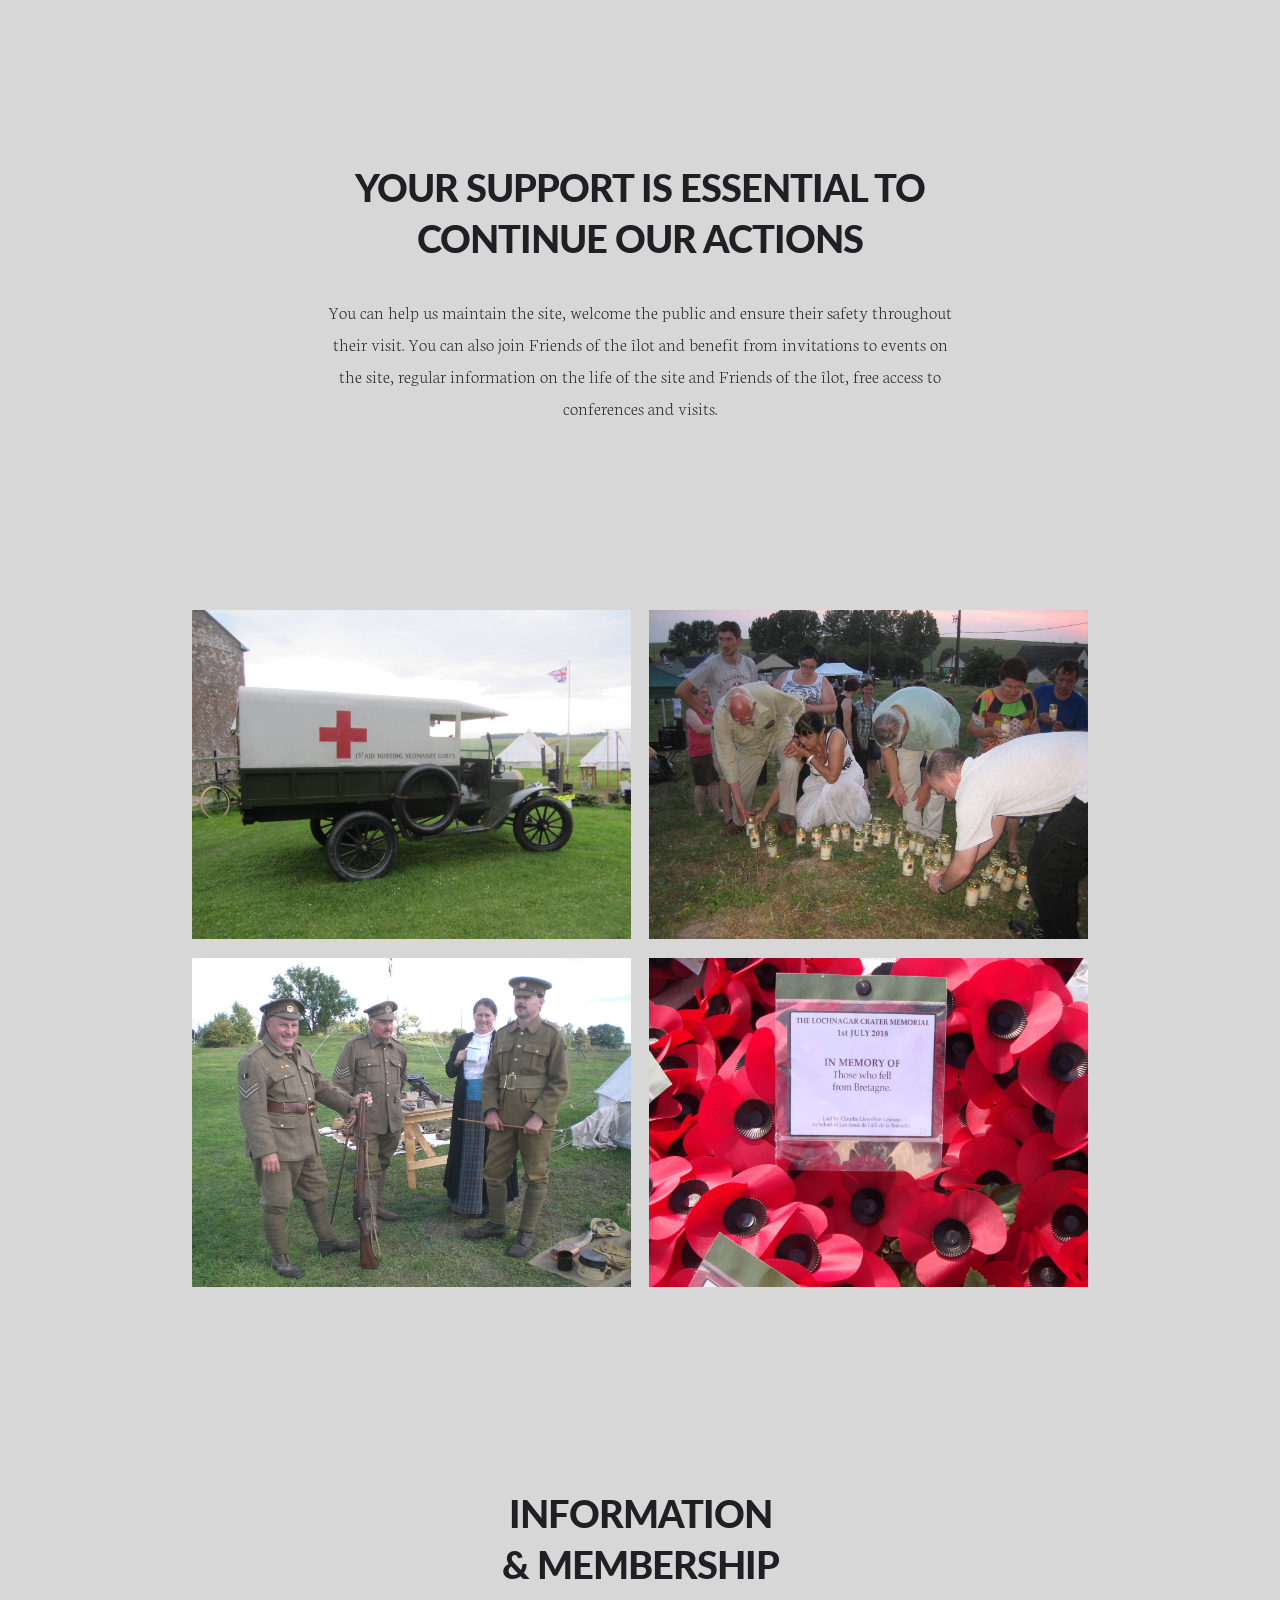
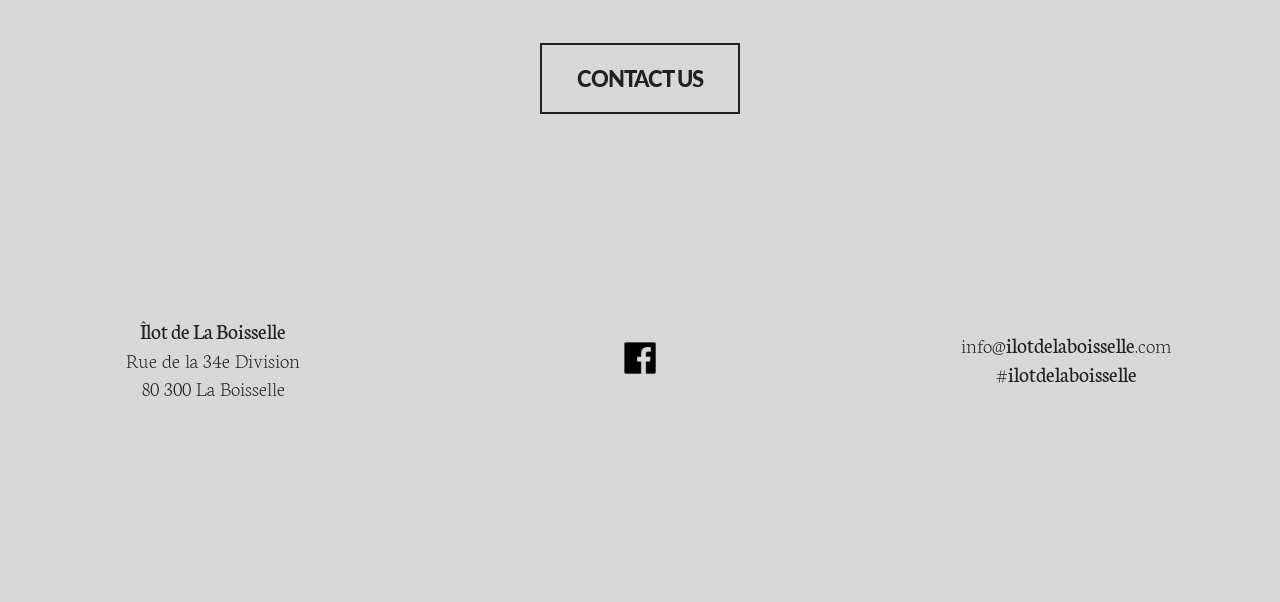
<file: en/friends.html>
<!DOCTYPE html>
<html lang="en">
<head>
<title>&Icirc;lot de La Boisselle - Friends of the &icirc;lot</title>

<meta name="viewport" content="width=device-width, initial-scale=1">

<link rel="stylesheet" href="../css/style.css">
<link rel="stylesheet" href="../css/navBar.css">
<link rel="stylesheet" href="../css/homepage.css">
<link rel="stylesheet" href="../css/histoire.css">

<link rel="shortcut icon" href="../img/favicon/favicon.ico">
<link rel="apple-touch-icon" href="../img/favicon/apple-touch-icon.png">
<link rel="apple-touch-icon" sizes="72x72" href="../img/favicon/apple-touch-icon-72x72.png">
<link rel="apple-touch-icon" sizes="114x114" href="../img/favicon/apple-touch-icon-114x114.png">

</head>
<body>

    <header>
        <div class="logo">
            <a href="https://www.ilotdelaboisselle.com/en/"><img src="../img/amis-ilot.png" alt="Homepage"></a>
        </div>
        <div class="menu">
            <div class="languages">
                <a href="../les-amis.html">Fran&ccedil;ais</a>
            </div>
            <div class="nav">
                <label for="check">
                    <input type="checkbox" id="check" onclick="openNav(this)"/>
                        <span></span>
                        <span></span>
                        <span></span>
                </label>
            </div>
        </div>
        <div id="myNav" class="overlay">
            <div id="myContent" class="overlay-content">
                <div class="container">
                    <a href="./history.html">The Battlefield</a>
                    <a href="./visit.html">Organise your visit</a>
                    <a href="./friends.html">Friends of the &Icirc;lot</a>
                    <a href="./calendar.html">Calendar</a>
                </div>
                <div class="overlay-footer">
                    <div class="overlay-footer-social">
                        <a href="https://www.facebook.com/ilotdelaboisselle" target="_blank"><img src="../img/facebook.png"></a>
                    </div>
                    <div class="overlay-footer-contact">
                        <a href="mailto: info@ilotdelaboisselle.com">info@<span class="footer-bold">ilotdelaboisselle</span>.com</a>
                    </div>
                </div>
            </div>
        </div>
    </header>

    <div class="top-histoire">
        <div class="top-img-histoire"><img src="../img/amis-1.jpg"></div>
        <div class="top-title-histoire">
            <span class="top-title-ilot-histoire">&icirc;lot</span>
            <span class="top-title-la-boisselle-histoire">La Boisselle</span>
            <span class="top-title-site-histoire">Support our actions</span>
        </div>
    </div>

    <div class="article">
        <h2 class="article-title">A long-term work</h2>
		<p class="article-desc">Friends of the &icirc;lot regularly maintain the site in a view to show you the First World War remnants. Its members offer you to discover the history of the site by organising guided tours and exceptionally opening the site throughout the year.</p>
    </div>

    <div class="illustration">
        <img src="../img/amis-5.jpg" alt="Troupe de reconstitution" width="100%">
    </div>

    <div class="article">
        <h2 class="article-title">Maintaining<br/>the remembrance</h2>
		<p class="article-desc">By organising commemorative ceremonies and cultural events on the site, in partnership with other organisations, Friends of the &icirc;lot share stories and memories of the soldiers, whatever their nationality, who fought on this peculiar battlefield.</p>
    </div>

    <div class="article-images" style="background-image:url(../img/amis-8.jpg)"></div>

    <div class="article">
        <h2 class="article-title">Your support is essential to continue our actions</h2>
		<p class="article-desc">You can help us maintain the site, welcome the public and ensure their safety throughout their visit. You can also join Friends of the &icirc;lot and benefit from invitations to events on the site, regular information on the life of the site and Friends of the &icirc;lot, free access to conferences and visits.</p>
    </div>

    <div class="article-columns">
        <div class="one-two-column">
            <p><img src="../img/amis-3.jpg" alt="Troupe de reconstitution" width="100%"></p>
            <p><img src="../img/amis-4.jpg" alt="Cérémonie de commémoration" width="100%"></p>
        </div>
        <div class="two-two-column">
            <p><img src="../img/amis-6.jpg" alt="Troupe de reconstitution" width="100%"></p>
            <p><img src="../img/amis-7.jpg" alt="Couronne de coquelicot en l'honneur des soldats bretons" width="100%"></p>
        </div>
    </div>

    <div class="article">
        <h2 class="article-title">Information<br />& membership</h2>
        <p class="article-link"><a href="mailto: info@ilotdelaboisselle.com">Contact us</a></p>
	</div>
   
    <div class="footer">
        <div class="address">
            <p><span class="footer-bold">&Icirc;lot de La Boisselle</span></p>
            <p>Rue de la 34e Division</p>
            <p>80 300 La Boisselle</p>
        </div>
        <div class="social">
            <a href="https://www.facebook.com/ilotdelaboisselle" target="_blank"><img src="../img/facebook.png"></a>
        </div>
        <div class="contact">
            <a href="mailto: info@ilotdelaboisselle.com">info@<span class="footer-bold">ilotdelaboisselle</span>.com</a>
            <p>#<span class="footer-bold">ilotdelaboisselle</span></p>
        </div>
    </footer>

    <script src="../js/animation.js"></script>

</body>
</html>
</file>
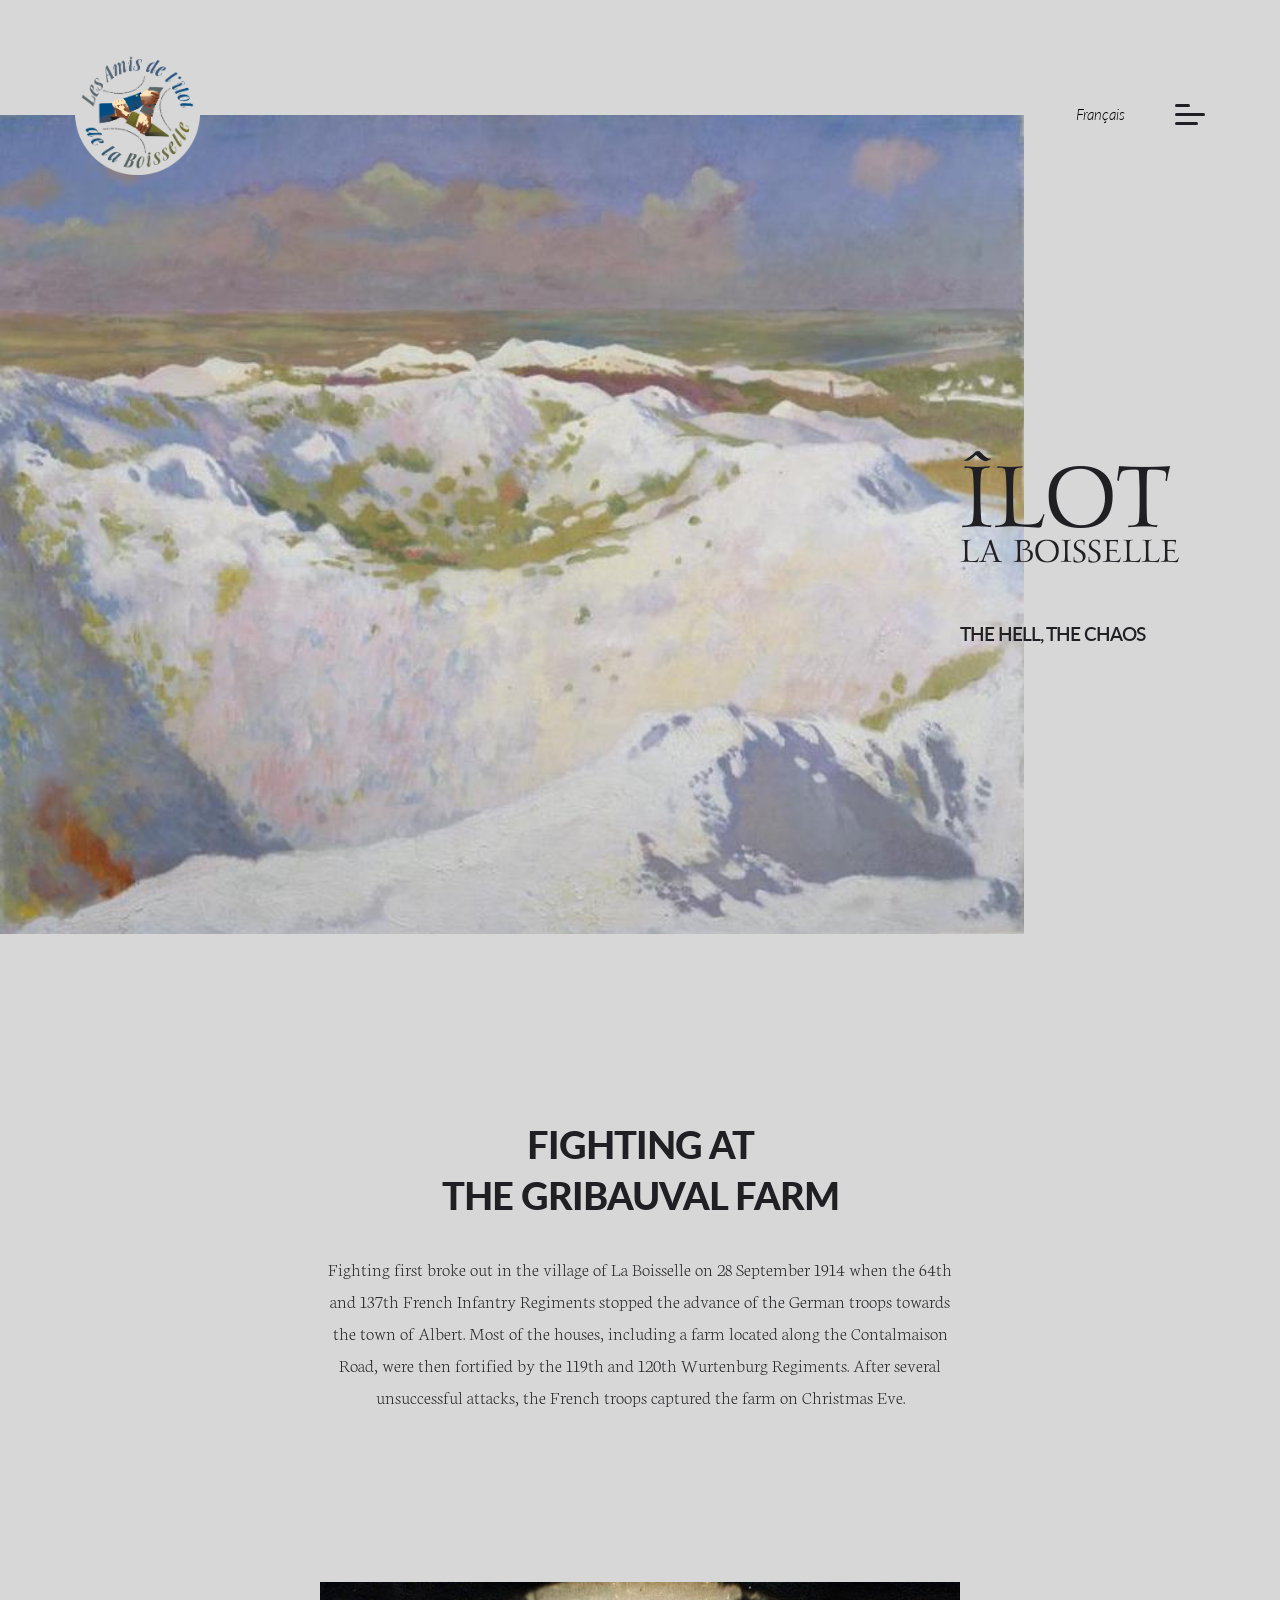
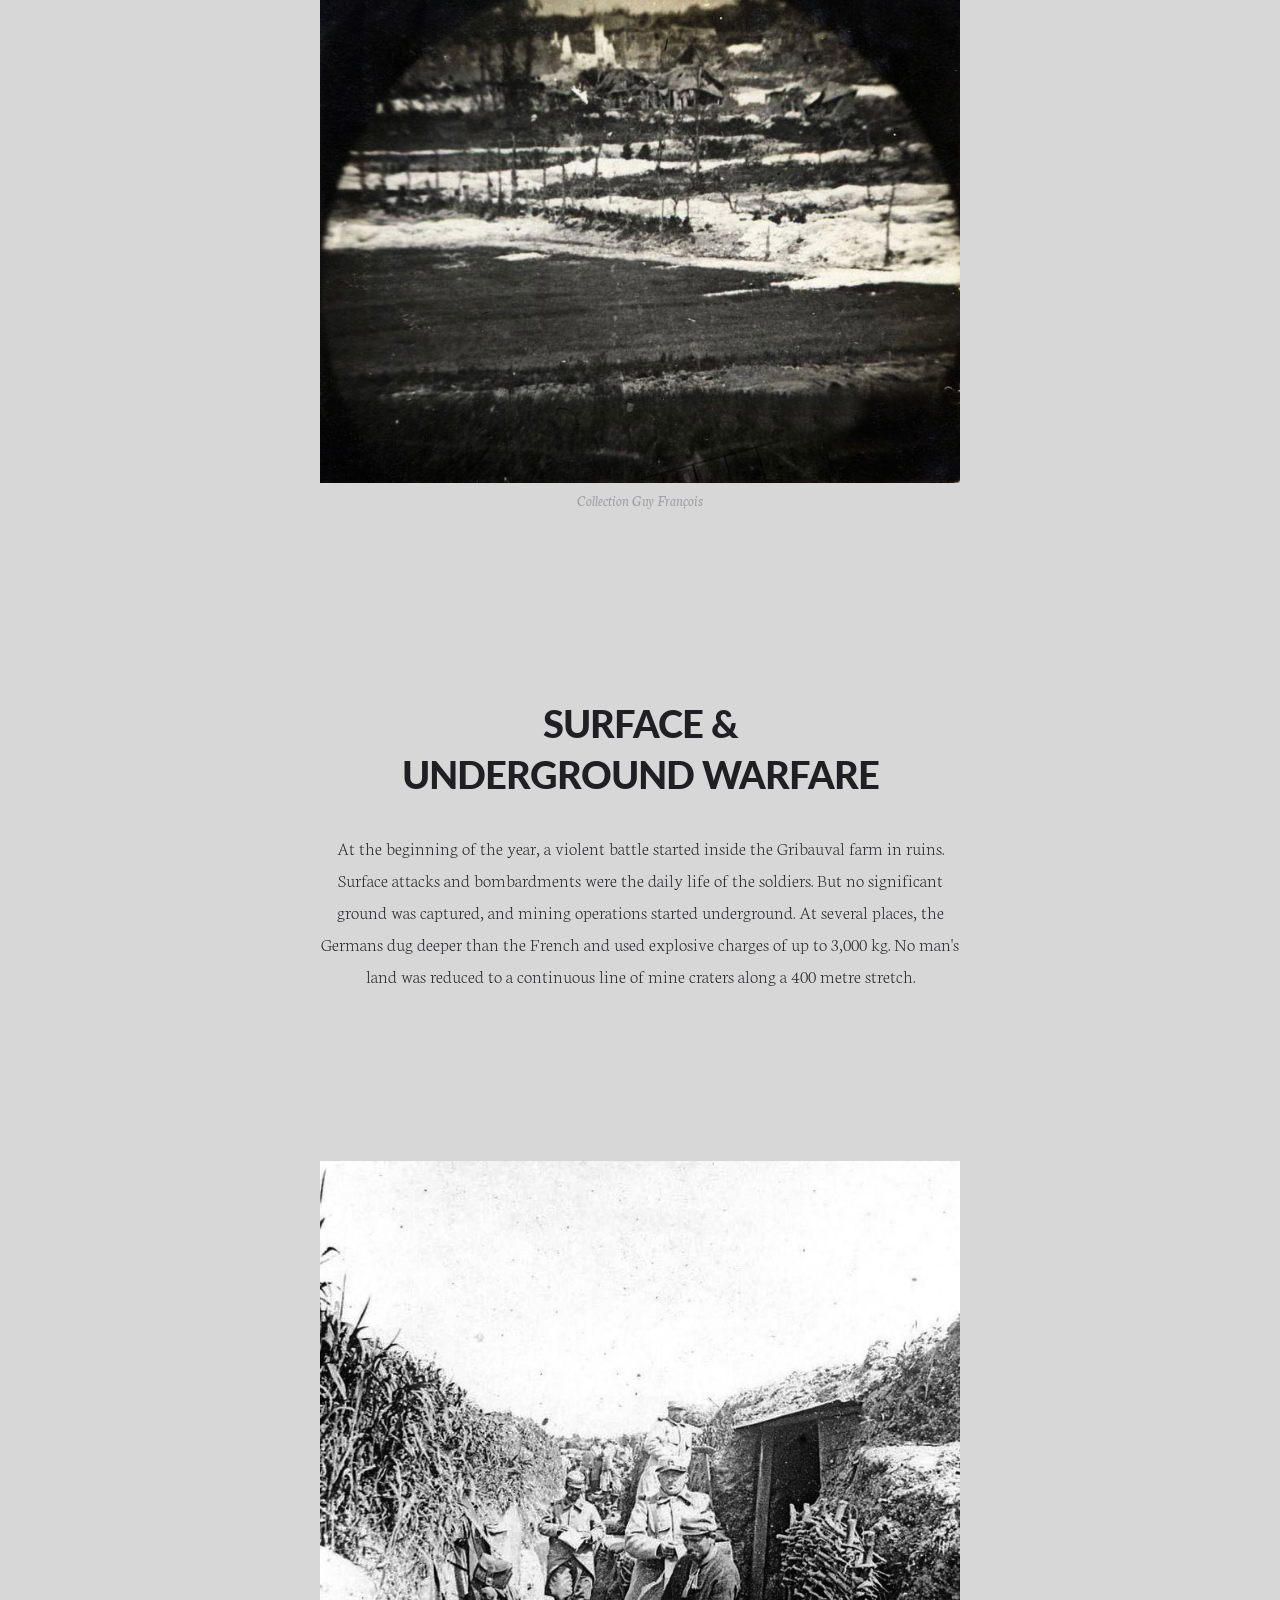
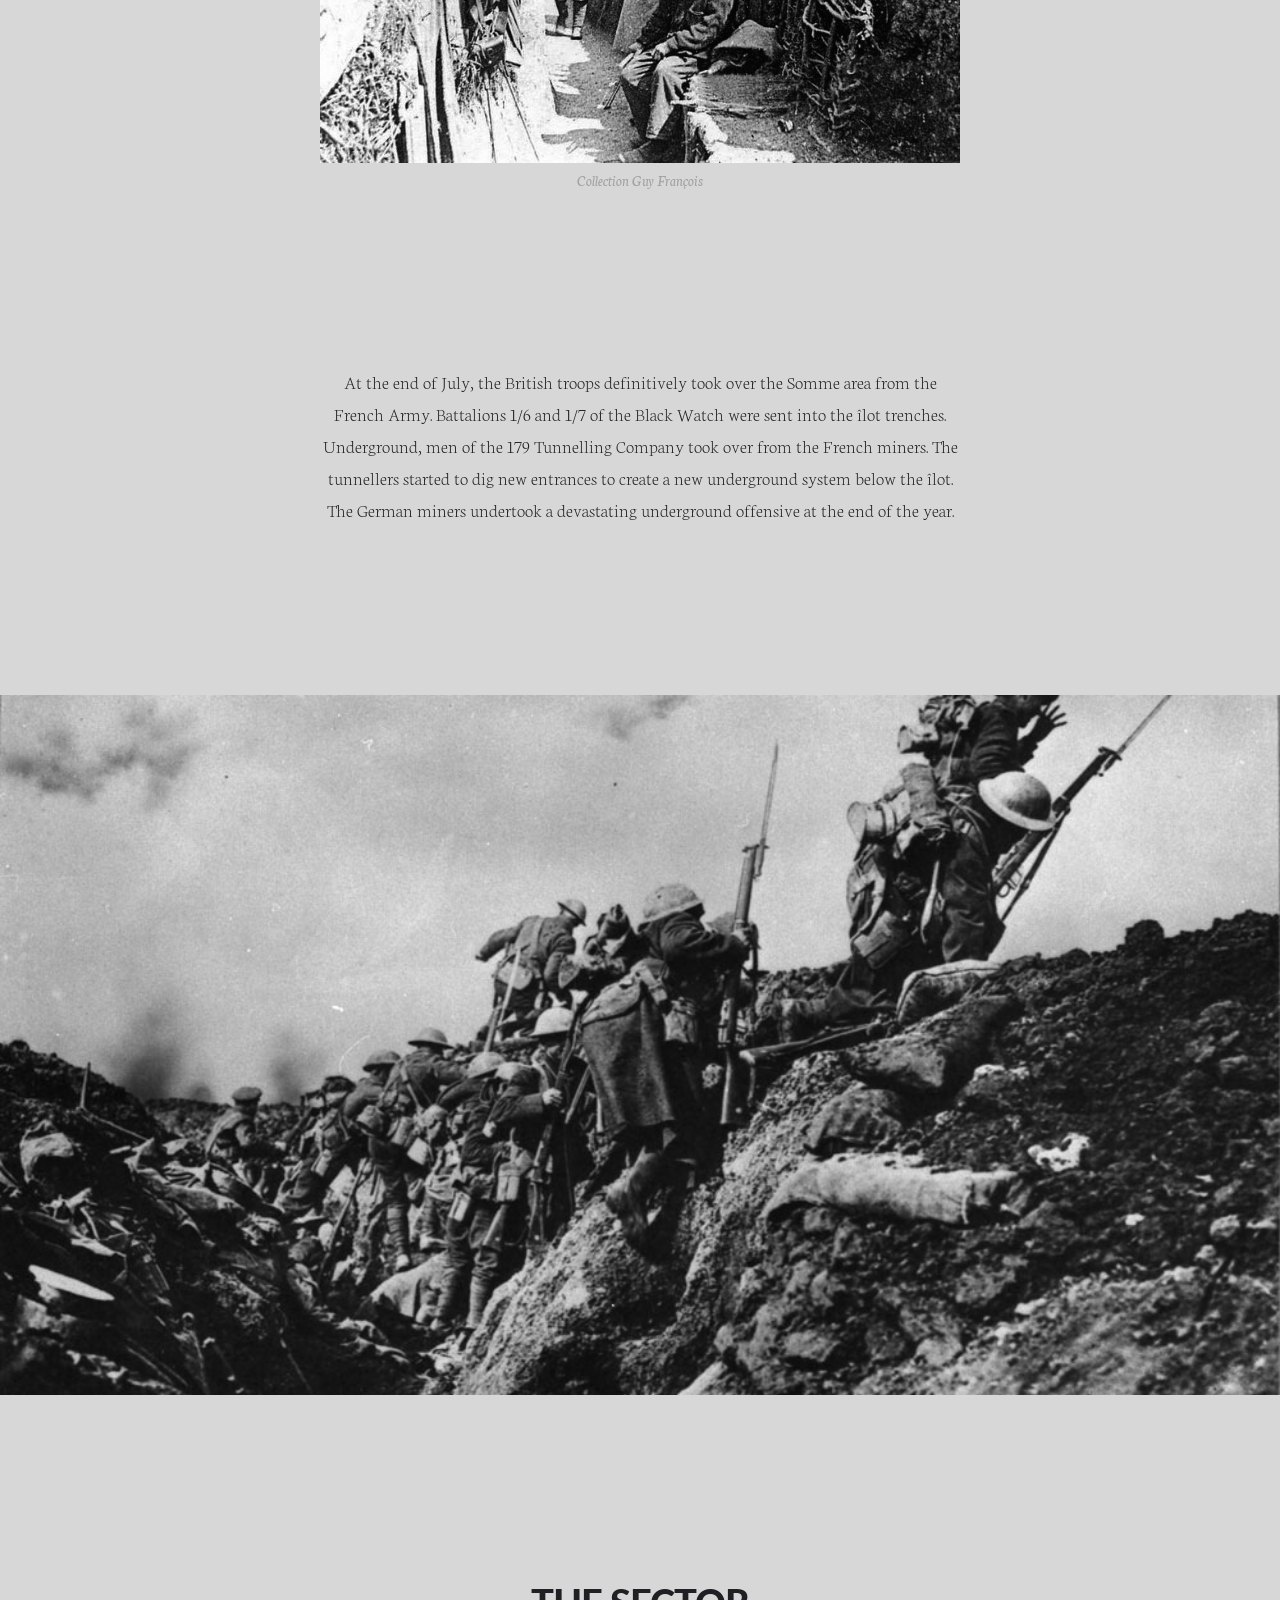
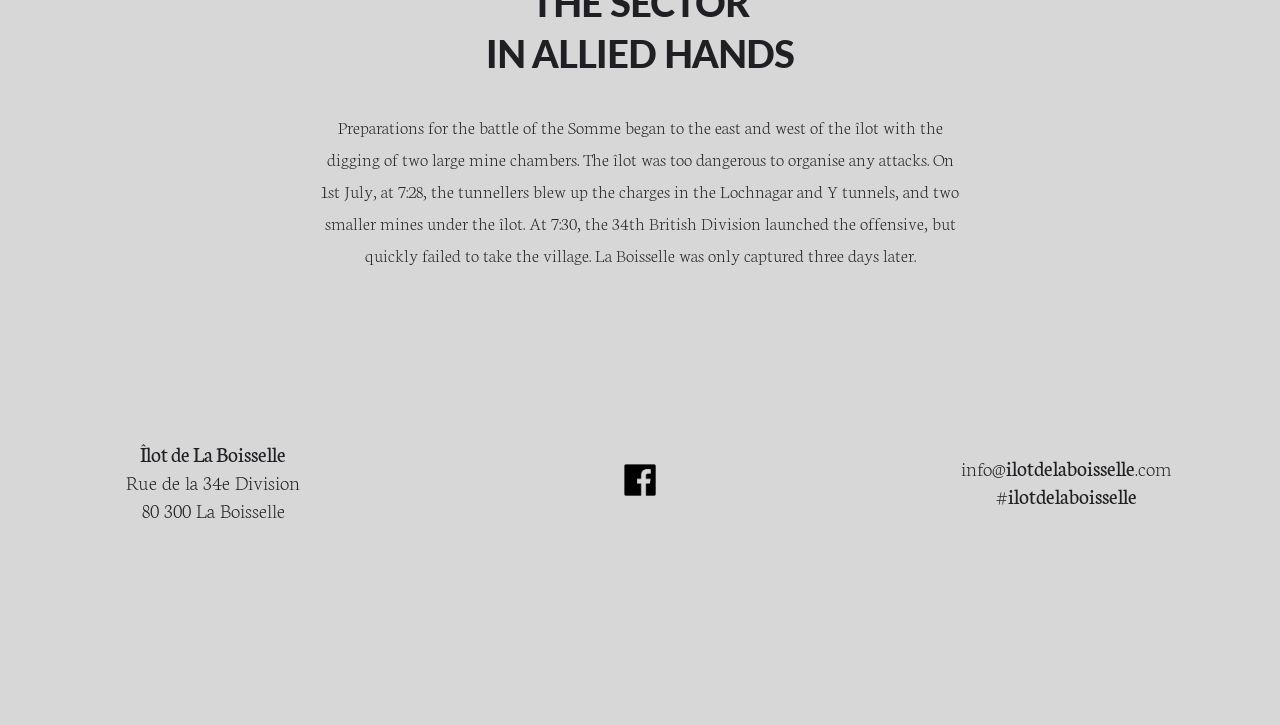
<file: en/history.html>
<!DOCTYPE html>
<html lang="en">
<head>
<title>&Icirc;lot de La Boisselle - History</title>

<meta name="viewport" content="width=device-width, initial-scale=1">

<link rel="stylesheet" href="../css/style.css">
<link rel="stylesheet" href="../css/navBar.css">
<link rel="stylesheet" href="../css/homepage.css">
<link rel="stylesheet" href="../css/histoire.css">

<link rel="shortcut icon" href="../img/favicon/favicon.ico">
<link rel="apple-touch-icon" href="../img/favicon/apple-touch-icon.png">
<link rel="apple-touch-icon" sizes="72x72" href="../img/favicon/apple-touch-icon-72x72.png">
<link rel="apple-touch-icon" sizes="114x114" href="../img/favicon/apple-touch-icon-114x114.png">

</head>
<body>

    <header>
        <div class="logo">
            <a href="https://www.ilotdelaboisselle.com/en/"><img src="../img/amis-ilot.png" alt="Homepage"></a>
        </div>
        <div class="menu">
            <div class="languages">
                <a href="../histoire.html">Fran&ccedil;ais</a>
            </div>
            <div class="nav">
                <label for="check">
                    <input type="checkbox" id="check" onclick="openNav(this)"/>
                        <span></span>
                        <span></span>
                        <span></span>
                </label>
            </div>
        </div>
        <div id="myNav" class="overlay">
            <div id="myContent" class="overlay-content">
                <div class="container">
                    <a href="./history.html">The Battlefield</a>
                    <a href="./visit.html">Organise your visit</a>
                    <a href="./friends.html">Friends of the &Icirc;lot</a>
                    <a href="./calendar.html">Calendar</a>
                </div>
                <div class="overlay-footer">
                    <div class="overlay-footer-social">
                        <a href="https://www.facebook.com/ilotdelaboisselle" target="_blank"><img src="../img/facebook.png"></a>
                    </div>
                    <div class="overlay-footer-contact">
                        <a href="mailto: info@ilotdelaboisselle.com">info@<span class="footer-bold">ilotdelaboisselle</span>.com</a>
                    </div>
                </div>
            </div>
        </div>
    </header>

    <div class="top-histoire">
        <div class="top-img-histoire"><img src="../img/histoire-1.jpg"></div>
        <div class="top-title-histoire">
            <span class="top-title-ilot-histoire">&icirc;lot</span>
            <span class="top-title-la-boisselle-histoire">La Boisselle</span>
            <span class="top-title-site-histoire">The Hell, the Chaos</span>
        </div>
    </div>

    <div class="article">
        <h2 class="article-title">Fighting at<br/>the Gribauval Farm</h2>
		<p class="article-desc">Fighting first broke out in the village of La Boisselle on 28&nbsp;September 1914 when the 64th and 137th French Infantry Regiments stopped the advance of the German troops towards the town of Albert. Most of the houses, including a farm located along the Contalmaison Road, were then fortified by the 119th and 120th Wurtenburg Regiments. After several unsuccessful attacks, the French troops captured the farm on Christmas Eve.</p>
    </div>

    <div class="illustration">
        <img src="../img/histoire-1914.jpg" alt="La ferme Gribauval" width="100%">
        <p class="illustration-source">Collection Guy Fran&ccedil;ois</p>
    </div>

    <div class="article">
        <h2 class="article-title">Surface &<br/>Underground Warfare</h2>
		<p class="article-desc">At the beginning of the year, a violent battle started inside the Gribauval farm in ruins. Surface attacks and bombardments were the daily life of the soldiers. But no significant ground was captured, and mining operations started underground. At several places, the Germans dug deeper than the French and used explosive charges of up to 3,000&nbsp;kg. No man's land was reduced to a continuous line of mine craters along a 400&nbsp;metre stretch.</p>
    </div>

    <div class="illustration">
        <img src="../img/histoire-1915.jpg" alt="Les soldats français à l'îlot" width="100%">
	    <p class="illustration-source">Collection Guy Fran&ccedil;ois</p>
    </div>

    <div class="article">
        <p class="article-desc">At the end of July, the British troops definitively took over the Somme area from the French Army. Battalions 1/6 and 1/7 of the Black Watch were sent into the &icirc;lot trenches. Underground, men of the 179&nbsp;Tunnelling Company took over from the French miners. The tunnellers started to dig new entrances to create a new underground system below the &icirc;lot. The German miners undertook a devastating underground offensive at the end of the year.</p>     	
    </div>

    <div class="article-images" style="background-image:url(../img/histoire-1916.jpg)"></div>

    <div class="article">
        <h2 class="article-title">The sector<br/>in allied hands</h2>
		<p class="article-desc">Preparations for the battle of the Somme began to the east and west of the &icirc;lot with the digging of two large mine chambers. The &icirc;lot was too dangerous to organise any attacks. On 1st&nbsp;July, at 7:28, the tunnellers blew up the charges in the Lochnagar and Y tunnels, and two smaller mines under the &icirc;lot. At 7:30, the 34th British Division launched the offensive, but quickly failed to take the village. La Boisselle was only captured three days later.</p></p>
    </div>
   
    <div class="footer">
        <div class="address">
            <p><span class="footer-bold">&Icirc;lot de La Boisselle</span></p>
            <p>Rue de la 34e Division</p>
            <p>80 300 La Boisselle</p>
        </div>
        <div class="social">
            <a href="https://www.facebook.com/ilotdelaboisselle" target="_blank"><img src="../img/facebook.png"></a>
        </div>
        <div class="contact">
            <a href="mailto: info@ilotdelaboisselle.com">info@<span class="footer-bold">ilotdelaboisselle</span>.com</a>
            <p>#<span class="footer-bold">ilotdelaboisselle</span></p>
        </div>
    </footer>

    <script src="../js/animation.js"></script>

</body>
</html>
</file>
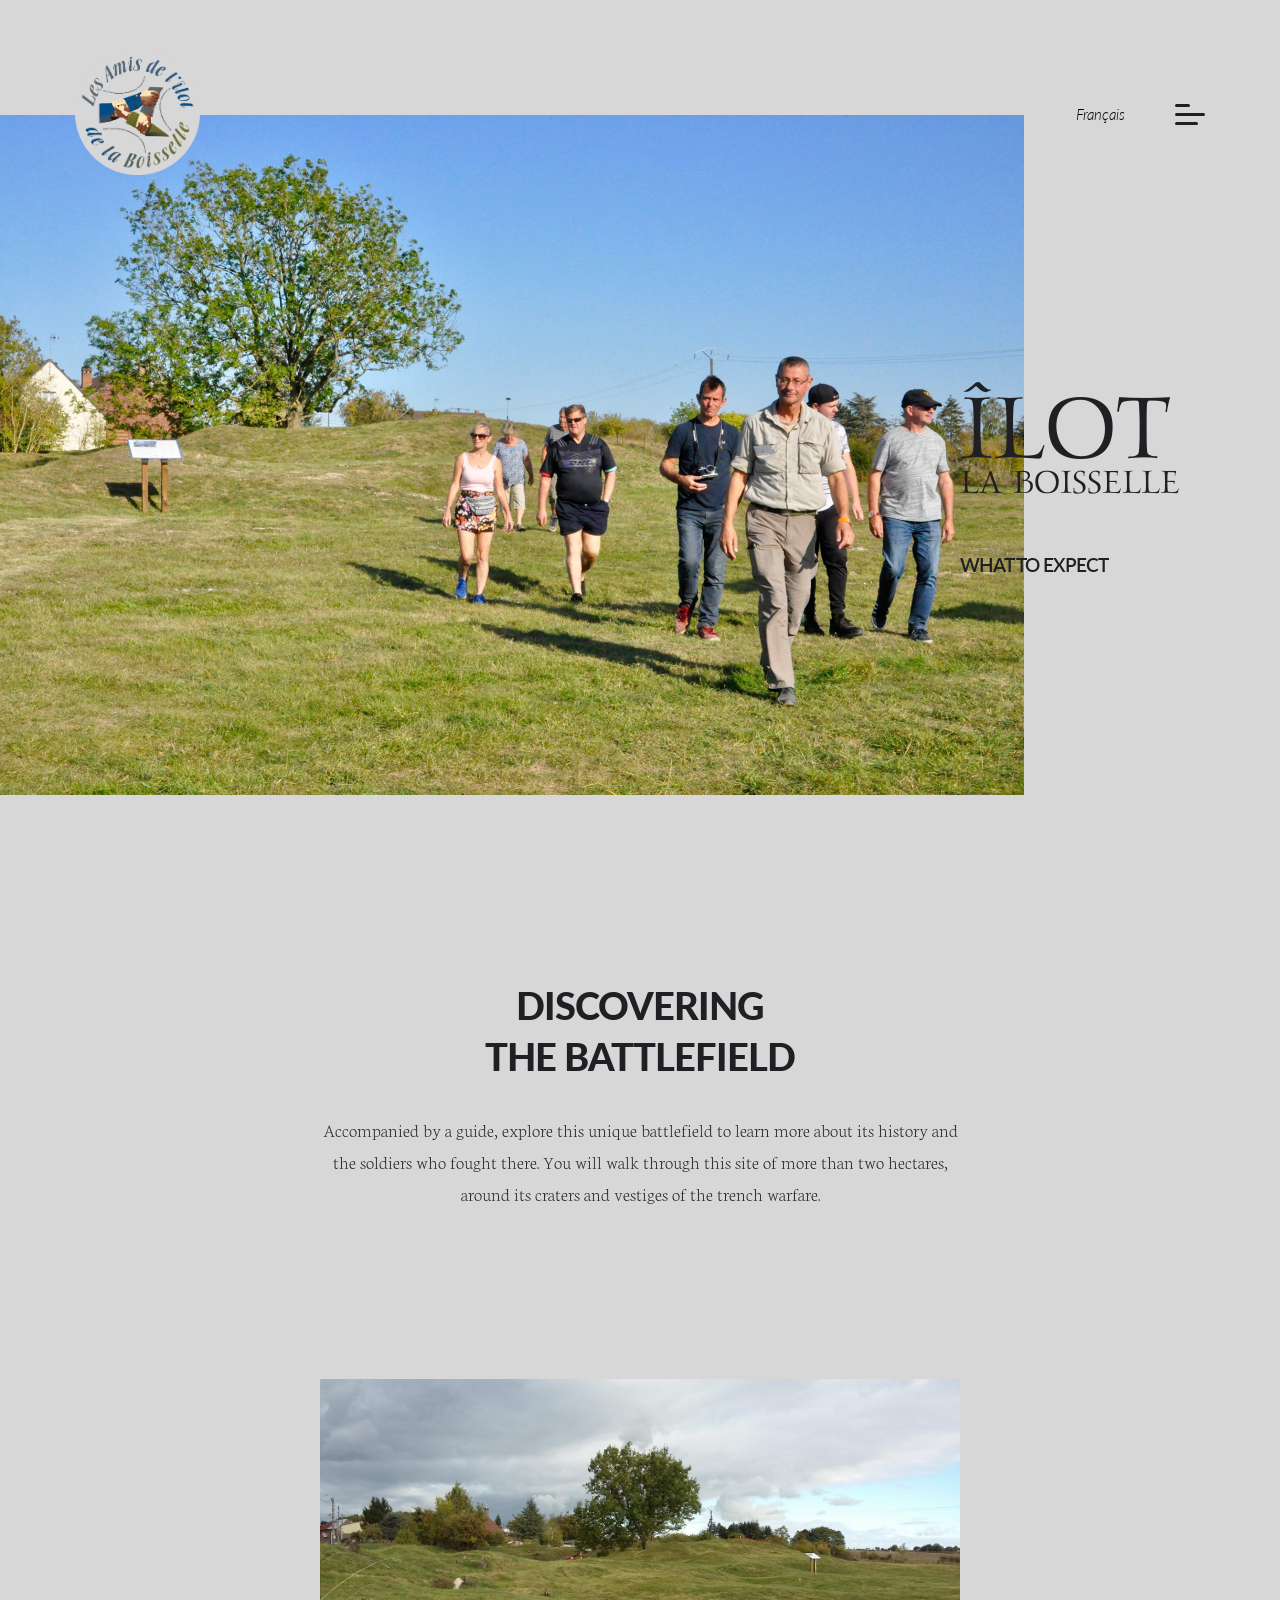
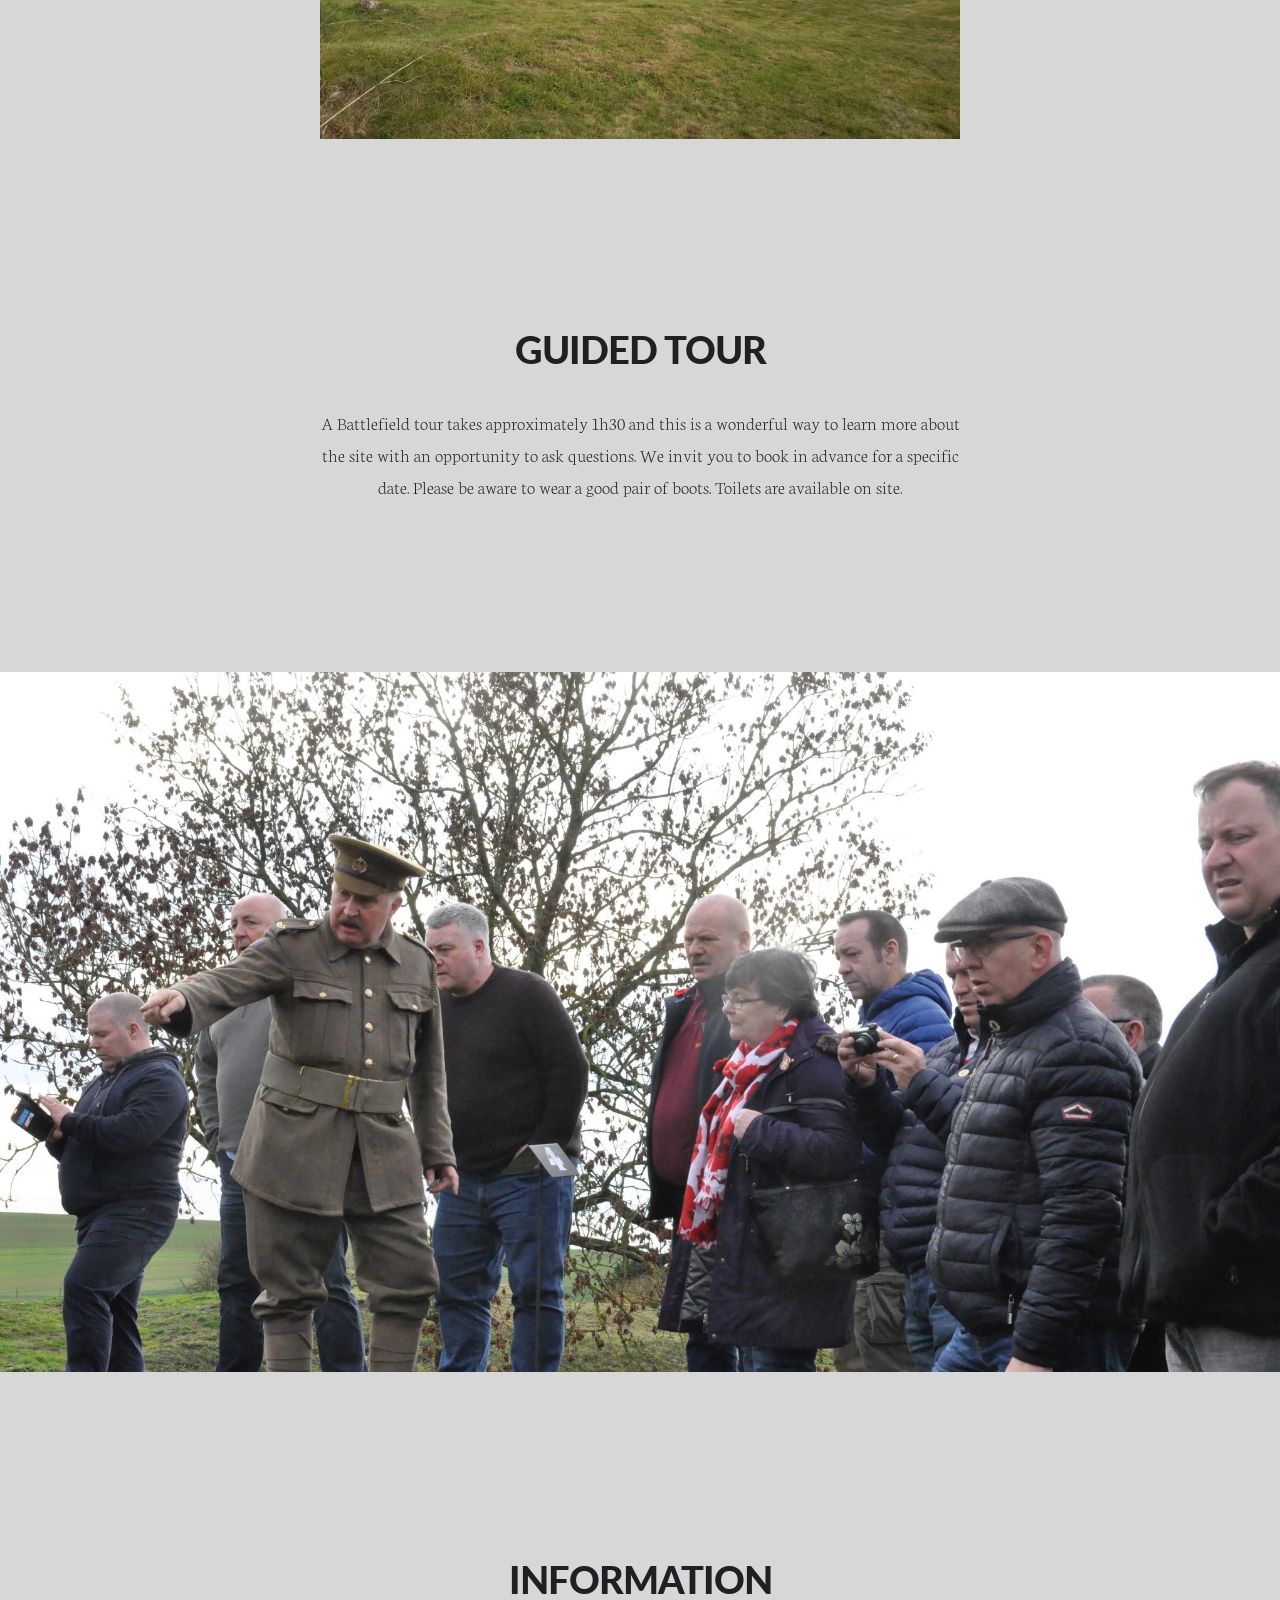
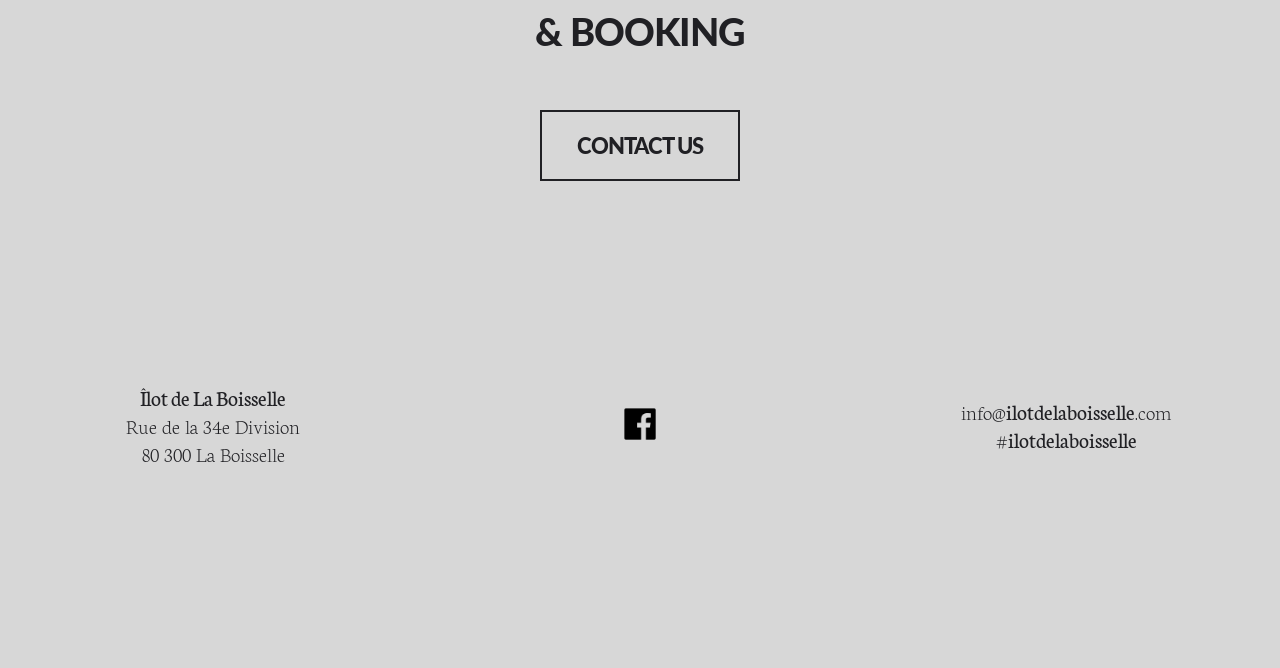
<file: en/visit.html>
<!DOCTYPE html>
<html lang="en">
<head>
<title>&Icirc;lot de La Boisselle - Visit</title>

<meta name="viewport" content="width=device-width, initial-scale=1">

<link rel="stylesheet" href="../css/style.css">
<link rel="stylesheet" href="../css/navBar.css">
<link rel="stylesheet" href="../css/homepage.css">
<link rel="stylesheet" href="../css/histoire.css">

<link rel="shortcut icon" href="../img/favicon/favicon.ico">
<link rel="apple-touch-icon" href="../img/favicon/apple-touch-icon.png">
<link rel="apple-touch-icon" sizes="72x72" href="../img/favicon/apple-touch-icon-72x72.png">
<link rel="apple-touch-icon" sizes="114x114" href="../img/favicon/apple-touch-icon-114x114.png">

</head>
<body>

    <header>
        <div class="logo">
            <a href="https://www.ilotdelaboisselle.com/en/"><img src="../img/amis-ilot.png" alt="Homepage"></a>
        </div>
        <div class="menu">
            <div class="languages">
                <a href="../visite.html">Fran&ccedil;ais</a>
            </div>
            <div class="nav">
                <label for="check">
                    <input type="checkbox" id="check" onclick="openNav(this)"/>
                        <span></span>
                        <span></span>
                        <span></span>
                </label>
            </div>
        </div>
        <div id="myNav" class="overlay">
            <div id="myContent" class="overlay-content">
                <div class="container">
                    <a href="./history.html">The Battlefield</a>
                    <a href="./visit.html">Organise your visit</a>
                    <a href="./friends.html">Friends of the &Icirc;lot</a>
                    <a href="./calendar.html">Calendar</a>
                </div>
                <div class="overlay-footer">
                    <div class="overlay-footer-social">
                        <a href="https://www.facebook.com/ilotdelaboisselle" target="_blank"><img src="../img/facebook.png"></a>
                    </div>
                    <div class="overlay-footer-contact">
                        <a href="mailto: info@ilotdelaboisselle.com">info@<span class="footer-bold">ilotdelaboisselle</span>.com</a>
                    </div>
                </div>
            </div>
        </div>
    </header>

    <div class="top-histoire">
        <div class="top-img-histoire"><img src="../img/visite-1.jpg"></div>
        <div class="top-title-histoire">
            <span class="top-title-ilot-histoire">&icirc;lot</span>
            <span class="top-title-la-boisselle-histoire">La Boisselle</span>
            <span class="top-title-site-histoire">What to expect</span>
        </div>
    </div>

    <div class="article">
        <h2 class="article-title">Discovering<br />the battlefield</h2>
		<p class="article-desc">Accompanied by a guide, explore this unique battlefield to learn more about its history and the soldiers who fought there. You will walk through this site of more than two hectares, around its craters and vestiges of the trench warfare.</p>
    </div>

    <div class="illustration">
        <img src="../img/visite-2.jpg" alt="Vue générale du site" width="100%">
    </div>

    <div class="article">
        <h2 class="article-title">Guided Tour</h2>
		<p class="article-desc">A Battlefield tour takes approximately 1h30 and this is a wonderful way to learn more about the site with an opportunity to ask questions. We invit you to book in advance for a specific date. Please be aware to wear a good pair of boots. Toilets are available on site.</div>

    <div class="article-images" style="background-image:url(../img/visite-3.jpg)"></div>

    <div class="article">
        <h2 class="article-title">Information<br />& booking</h2>
        <p class="article-link"><a href="mailto: info@ilotdelaboisselle.com">Contact us</a></p>
	</div>
   
    <div class="footer">
        <div class="address">
            <p><span class="footer-bold">&Icirc;lot de La Boisselle</span></p>
            <p>Rue de la 34e Division</p>
            <p>80 300 La Boisselle</p>
        </div>
        <div class="social">
            <a href="https://www.facebook.com/ilotdelaboisselle" target="_blank"><img src="../img/facebook.png"></a>
        </div>
        <div class="contact">
            <a href="mailto: info@ilotdelaboisselle.com">info@<span class="footer-bold">ilotdelaboisselle</span>.com</a>
            <p>#<span class="footer-bold">ilotdelaboisselle</span></p>
        </div>
    </footer>

    <script src="../js/animation.js"></script>

</body>
</html>
</file>
<file: css/style.css>
@import url('https://fonts.googleapis.com/css2?family=Lato:ital,wght@0,100;0,300;0,400;0,700;0,900;1,100;1,300;1,400;1,700;1,900&display=swap');
@import url('https://fonts.googleapis.com/css2?family=Neuton:ital,wght@0,200;0,300;0,400;0,700;0,800;1,400&display=swap');
@import url('https://fonts.googleapis.com/css?family=Source+Sans+Pro:200,300,400,600,700,900');
@import url('https://fonts.googleapis.com/css2?family=Gideon+Roman&display=swap');
@import url('https://fonts.googleapis.com/css2?family=Josefin+Slab:ital,wght@0,100;0,200;0,300;0,400;0,500;0,600;0,700;1,100;1,200;1,300;1,400;1,500;1,600;1,700&display=swap');

html, body{
    margin: 0 auto;
    height: 100%;
    width: 100%;
    font-family: 'Lato', sans-serif;
    font-weight: 400;
    color: rgb(32,32,36);
    background-color: rgb(215,215,215);
}
strong{
    font-family: 'Lato', sans-serif;
    font-weight: 900;
    text-transform: uppercase;
}
.illustration{
    margin: 0 auto;
    width: 50%;
    text-align: center;
}
.illustration-source{
    padding: 0;
    font-family: 'Neuton', serif;
    font-size: 15px;
    font-style: italic;
    line-height: 0;
    color: rgb(162,162,166);
}
.footer{
    width: 100%;
    display: flex;
    flex-direction: row;
    justify-content: center;
    align-items: center;
    align-content: center;
    font-family: 'Neuton', serif;
    padding: 0 0 200px 0;
}
.footer-bold{
    font-weight: 400;
}
.address{
    width: 33.33333%;
    font-size: 1.7vw;
    font-weight: 200;
    line-height: 2.2vw;
    text-align: center;
}
.address p{
    margin: 0;
}
.social{
    width: 33.33333%;
    text-align: center;
}
.social img{
    height: 50px;
}
.contact{
    width: 33.33333%;
    font-size: 1.7vw;
    font-weight: 200;
    line-height: 2.2vw;
    text-align: center;
}
.contact p{
    margin: 0;
}
.contact a{
    color: rgb(32,32,36);
    text-decoration: none;
}


@keyframes wipe-enter {
	0% {
        opacity: 0%;
		transform: translateY(200px);
	}
    25% {
        opacity: 0%;
    }
    100% {
        opacity: 100%;
    }
}
@media (prefers-reduced-motion: no-preference) {
    .article-animation {
        animation: wipe-enter 2.5s 1;
    }
  }


@media only screen and (min-width: 768px) and (max-width: 959px) and (orientation:portrait) {
	.illustration{
        width: 70%;
    }
    .footer{
        padding: 0 0 100px 0;
    }
    .address{
        font-size: 2vw;
        line-height: 2.5vw;
    }
    .contact{
        font-size: 2vw;
        line-height: 2.5vw;
    }
}
@media only screen and (min-width: 768px) and (max-width: 959px) and (orientation:landscape) {
	.illustration{
        width: 60%;
    }
    .footer{
        padding: 0 0 75px 0;
    }
    .address{
        font-size: 2vw;
        line-height: 2.5vw;
    }
    .contact{
        font-size: 2vw;
        line-height: 2.5vw;
    }
}
@media only screen and (max-width: 767px) {
    .illustration{
        width: 90%;
    }
    .footer{
        padding: 0 0 75px 0;
        flex-direction: column;
    }
    .address{
        width: 100%;
        font-size: 4vw;
        line-height: 4.5vw;
        margin-bottom: 30px;
    }
    .social{
        width: 100%;
        margin-bottom: 30px;
    }
    .social img{
        height: 40px;
    }
    .contact{
        width: 100%;
        font-size: 4vw;
        line-height: 4.5vw;
    }
}
</file>
<file: css/navBar.css>
header{
    opacity: 0%;
    position: fixed;
    width: 100%;
    display: flex;
    flex-direction: row;
    flex-wrap: nowrap;
    justify-content: space-between;
    align-items: center;
    align-content: center;
    margin-top: 50px;
    z-index: 2;

    animation-name: appearAnim;
    animation-delay: 2s;
    animation-duration: 2s;
    -webkit-animation-fill-mode: forwards;
    -moz-animation-fill-mode: forwards;
    -ms-animation-fill-mode: forwards;
    -o-animation-fill-mode: forwards;
    animation-fill-mode: forwards;
}
@keyframes appearAnim {
    0% {opacity: 0%;}
    100% {opacity: 100%;}
}
.logo{
    margin-left: 75px;
    z-index: 2;
}
.logo img{
    width: 125px;
    height: 125px;
}
.menu{
    margin-right: 75px;
    z-index: 2;
}
.menu a{
    margin-right: 50px;
    text-decoration: none;
}
.languages{
    display: inline-block;
    margin-top: 3px;
}
.languages a{
    margin-right: 50px;
    font-family: 'Lato', sans-serif;
    font-size: 15px;
    font-weight: 300;
    font-style: italic;
    color: black;
    outline: none;
    border: none;
    background-color: transparent;
}
.nav{
    float: right;
}
label{
    display: flex;
    flex-direction: column;
    width: 30px;
    cursor: pointer;
}
label span{
    background: rgb(32, 32, 36);
    border-radius: 5px;
    height: 3px;
    margin: 3px 0;
    transition: 1s  cubic-bezier(0.68, -0.6, 0.32, 1.6);
}
span:nth-of-type(1){
    width: 50%;
}
span:nth-of-type(2){
    width: 100%;
}
span:nth-of-type(3){
    width: 75%;
}
input[type="checkbox"]{
    display: none;
}
input[type="checkbox"]:checked ~ span:nth-of-type(1){
    transform-origin: bottom;
    transform: rotatez(45deg) translate(5px,0px)
}
input[type="checkbox"]:checked ~ span:nth-of-type(2){
    transform-origin: top;
    transform: rotatez(-45deg)
}
input[type="checkbox"]:checked ~ span:nth-of-type(3){
    transform-origin: bottom;
    width: 50%;
    transform: translate(13px,-5px) rotatez(45deg);
}
.overlay{
    height: 0%;
    width: 100%;
    position: fixed;
    z-index: 1;
    overflow: hidden;
    transition: 1s;
    top: 0;
    left: 0;
    background-color: rgb(215,215,215);
}
.overlay-content{
    opacity: 0%;
    transition: 2.5s;
    height: 100%;
    display: flex;
    flex-direction: column;
    justify-content: center;
    align-items: center;
    text-align: center;
}
.container a { 
    padding: 15px;
    font-weight: 900;
    font-style: normal;
    text-transform: uppercase;
    text-decoration: none;
    font-size: 2.5vw;
    color: rgb(32,32,36);
    display: block;
    transition: 0.3s; 
}
.container a:hover, .container a:focus { 
    color: rgb(32,32,36); 
}
.overlay-footer{
    position: absolute;
    bottom: 0;
    width: 100%;
    margin-bottom: 50px;
    display: flex;
    flex-direction: row;
    justify-content: space-between;
    align-items: center;
    text-align: center;
    font-family: 'Neuton', serif;
}
.overlay-footer-social{
    margin-left: 75px;
    text-align: center;
}
.overlay-footer-social img{
    height: 50px;
}
.overlay-footer-contact{
    margin-right: 75px;
    font-size: 1.7vw;
    font-weight: 200;
    line-height: 2.2vw;
    text-align: center;
    text-transform: lowercase;
}
.overlay-footer-contact p{
    margin: 0;
}
.overlay-footer-contact a{
    color: rgb(32,32,36);
    text-decoration: none;
}


@media only screen and (min-width: 768px) and (max-width: 959px) and (orientation:portrait) {
	.container a { 
        padding: 15px;
        font-size: 4.5vw;
    }
    .overlay-footer-contact{
        font-size: 3vw;
    }
}
@media only screen and (min-width: 768px) and (max-width: 959px) and (orientation:landscape) {
	header{
        margin-top: 15px;
    }
    .logo{
        margin-left: 25px;
        z-index: 2;
    }
    .logo img{
        width: 100px;
        height: 100px;
    }
    .menu{
        margin-right: 25px;
        z-index: 2;
    }
    .languages a{
        margin-right: 25px;
    }
    .container a { 
        padding: 10px;
        font-size: 4vw;
    }
    .overlay-footer{
        margin-bottom: 25px;
    }
    .overlay-footer-social{
        margin-left: 25px;
    }
    .overlay-footer-social img{
        height: 40px;
    }
    .overlay-footer-contact{
        margin-right: 25px;
        font-size: 2vw;
    }
}
@media only screen and (max-width: 767px) {
    header{
        margin-top: 25px;
    }
    .logo{
        margin-left: 25px;
        z-index: 2;
    }
    .logo img{
        width: 100px;
        height: 100px;
    }
    .menu{
        margin-right: 25px;
        z-index: 2;
    }
    .languages a{
        margin-right: 25px;
    }
    .container a { 
        padding: 15px;
        font-size: 5.5vw;
    }
    .overlay-footer{
        margin-bottom: 25px;
    }
    .overlay-footer-social{
        margin-left: 25px;
    }
    .overlay-footer-social img{
        height: 40px;
    }
    .overlay-footer-contact{
        margin-right: 25px;
        font-size: 4vw;
    }
}
</file>
<file: css/homepage.css>
.top{
	position: relative;
    margin: auto 0;
	width: 100%;
    height: auto;
}
.top-title{
    position: absolute;
    top: 50%;
    left: 75%;
    width: 25%;
    display: flex;
    flex-direction: column;
    opacity: 0%;

    animation-name: appearAnim;
    animation-delay: 1s;
    animation-duration: 2s;
    -webkit-animation-fill-mode: forwards;
    -moz-animation-fill-mode: forwards;
    -ms-animation-fill-mode: forwards;
    -o-animation-fill-mode: forwards;
    animation-fill-mode: forwards;
}
.top-title-ilot{
    font-family: 'Gideon Roman', serif;
    font-size: 7.1vw;
    line-height: 5vw;
    text-transform: uppercase;
}
.top-title-la-boisselle{
    font-family: 'Gideon Roman', serif;
    font-size: 2.6vw;
    line-height: normal;
    text-transform: uppercase;
}
.top-title-site{
    margin-top: 50px;
    font-family: 'Lato', sans-serif;
    font-weight: 600;
    font-size: 1.5vw;
    letter-spacing: -1px;
    line-height: normal;
    text-transform: uppercase;
}
.top-img img{
    position: relative;
    margin-top: 115px;
    left: 0;
    width: 80%;
    opacity: 0%;

    animation-name: appearAnim;
    animation-duration: 2s;
    -webkit-animation-fill-mode: forwards;
    -moz-animation-fill-mode: forwards;
    -ms-animation-fill-mode: forwards;
    -o-animation-fill-mode: forwards;
    animation-fill-mode: forwards;
}
.article{
    margin: 0 auto;
    padding: 150px 0 150px 0;
    float: clear;
    width: 50%;
    text-align: center;
}
.article-title{
    font-family: 'Lato', sans-serif;
    font-size: 3vw;
    font-weight: 900;
    letter-spacing: -1px;
    line-height: 4vw;
    text-transform: uppercase;
}
.article-desc{
    font-family: 'Neuton', serif;
    font-size: 1.5vw;
    font-weight: 200;
    line-height: 2.5vw;
}
.article-link{
	margin: 75px 0 75px 0;
}
.article-link a{
	font-family: 'Lato', sans-serif;
	font-size: 22px;
	font-weight: 900;
	letter-spacing: -1px;
	text-transform: uppercase;
	padding: 20px 35px 20px 35px;
	color: rgb(32, 32, 36);
	border: 2px solid rgb(32, 32, 36);;
    text-decoration: none;
}
.article-link a:hover{
	color: rgb(215,215,215);
	background-color: rgb(32, 32, 36);;
}
#myVideo{
    display: flex;
    flex-direction: row;
    width: inherit;
    justify-content: center;
    align-items: center;
    text-align: center;
}
.article-images{
	height: 700px;
	background-attachment: none;
	background-position: center center;
	-moz-background-size: cover;
	-webkit-background-size: cover;
	background-size: cover;
  	overflow: hidden;
}
.article-columns-citation{
    display: flex;
    flex-direction: row;
    align-items: center;
    margin: 0 auto;
}
.article-columns{
    display: flex;
    flex-direction: row;
    align-items: center;
    margin: 0 auto;
}
.article-columns-img{
    margin-left: 10%;
    width: 40%;
}
.article-columns-general{
    margin-left: 10%;
    width: 30%;
    font-family: 'Neuton', serif;
    font-size: 1.5vw;
    font-weight: 100;
    line-height: 2.5vw;
}
.article-columns-general h4{
    font-family: 'Neuton', serif;
    font-size: 2.2vw;
    font-style: italic;
    line-height: 4vw;
}
.article-columns-general h5{
    font-family: 'Neuton', serif;
    font-size: 1.5vw;
    font-weight: 200;
    line-height: 2.5vw;
}
.space{
    margin: 200px;
}
.one-two-column{
    width: 50%;
    margin-left: 15%;
    padding-right: 9px;
}
.two-two-column{
    width: 50%;
    margin-right: 15%;
    padding-left: 9px;
}
.events{
    display: flex;
    flex-direction: row;
    justify-content: center;
    align-items: center;
    align-content: center;
		color: rgb(32,32,36);
}
.events-line{
    border-bottom: 1px dotted rgb(32,32,36);
}
.events-date{
    width: 25%;
    padding: 50px;
}
.events-time{
    width: 5%;
    padding: 50px;
}
.events-desc{
    width: 70%;
    padding: 50px;
}
.events-date-day{
    margin: 0;
    font-family: 'Gideon Roman', serif;
    font-size: 5vw;
    line-height: 3.5vw;
}
.events-date-month{
    margin: 0;
    font-family: 'Lato', sans-serif;
    font-weight: 300;
    font-size: 1.5vw;
    letter-spacing: -1px;
}
.events-time-p{
    margin: 0;
    font-family: 'Gideon Roman', serif;
    font-size: 3vw;
    line-height: 2.5vw;
}
.events-time-hour{
    margin: 0;
    font-family: 'Gideon Roman', serif;
    font-size: 1.5vw;
    font-style: italic;
}
.events-desc-p{
    margin: 0;
    font-family: 'Neuton', serif;
    font-size: 1.5vw;
    font-weight: 200;
    line-height: 2vw;
    text-align: center;
}


@media only screen and (min-width: 768px) and (max-width: 959px) and (orientation:portrait) {
	.top-title{
        position: relative;
        top: -20px;
        left: 45%;
        width: 55%;
    }
    .top-title-ilot{
        font-size: 17vw;
        line-height: 11vw;
    }
    .top-title-la-boisselle{
        font-size: 6vw;
    }
    .top-title-site{
        margin-top: 25px;
        font-size: 2.5vw;
    }
    .top-img img{
        margin-top: 130px;
    }
    .article{
        width: 80%;
    }
    .article-title{
        font-size: 4.5vw;
        line-height: normal;
    }
    .article-desc{
        font-size: 2.5vw;
        line-height: normal;
    }
    .article-link a{
        font-size: 20px;
        padding: 20px 30px 20px 30px;
        letter-spacing: 0px;
    }
    .article-columns-citation{
        flex-direction: column;
    }
    .article-columns-img{
        margin-right: 10%;
        width: 60%;
    }
    .article-columns-general{
        margin-left: 20%;
        width: 60%;
    }
    .article-columns-general h4{
        font-size: 3.5vw;
        line-height: 5.5vw;
        text-align: left;
    }
    .article-columns-general h5{
        font-size: 2.5vw;
        line-height: 3.5vw;
        text-align: left;
    }
    .events-date{
        width: 20%;
    }
    .events-time{
        width: 10%;
    }
    .events-desc{
        width: 70%;
    }
    .events-date-day{
        font-size: 8vw;
        line-height: 7vw;
    }
    .events-date-month{
        font-size: 2vw;
    }
    .events-time-p{
        font-size: 5.5vw;
        line-height: 4vw;
    }
    .events-time-hour{
        font-size: 2.5vw;
    }
    .events-desc-p{
        font-size: 2.5vw;
        line-height: 2.5vw;
    }
}
@media only screen and (min-width: 768px) and (max-width: 959px) and (orientation:landscape) {
	.top-title{
        top: 35%;
    }
    .top-title-site{
        margin-top: 15px;
        font-size: 2vw;
    }
    .top-img img{
        margin-top: 70px;
    }
    .article{
        width: 80%;
        padding: 75px 0 75px 0;
    }
    .article-title{
        font-size: 4.5vw;
        line-height: normal;
    }
    .article-desc{
        font-size: 2.5vw;
        line-height: normal;
    }
    .article-link a{
        font-size: 20px;
        padding: 20px 30px 20px 30px;
        letter-spacing: 0px;
    }
    .article-columns-general h4{
        font-size: 2.5vw;
        line-height: 4vw;
    }
    .article-columns-general h5{
        font-size: 1.5vw;
        line-height: 2.5vw;
    }
    .space{
        margin: 75px;
    }
    .events-date{
        width: 20%;
    }
    .events-time{
        width: 10%;
    }
    .events-desc{
        width: 70%;
    }
    .events-date-day{
        font-size: 8vw;
        line-height: 7vw;
    }
    .events-date-month{
        font-size: 2vw;
    }
    .events-time-p{
        font-size: 5.5vw;
        line-height: 4vw;
    }
    .events-time-hour{
        font-size: 2.5vw;
    }
    .events-desc-p{
        font-size: 2.5vw;
        line-height: 2.5vw;
    }
}
@media only screen and (max-width: 767px) {
    .top-title{
        position: relative;
        top: -20px;
        left: 45%;
        width: 55%;
    }
    .top-title-ilot{
        font-size: 20vw;
        line-height: 15vw;
    }
    .top-title-la-boisselle{
        font-size: 7vw;
    }
    .top-title-site{
        margin-top: 25px;
        font-size: 3.5vw;
    }
    .top-img img{
        margin-top: 95px;
    }
    .article{
        padding: 75px 0 75px 0;
        width: 80%;
    }
    .article-title{
        font-size: 6vw;
        line-height: normal;
    }
    .article-desc{
        font-size: 5vw;
        line-height: normal;
    }
    .article-link a{
        font-size: 15px;
        padding: 15px 25px 15px 25px;
        letter-spacing: 0px;
    }
    .article-columns-citation{
        flex-direction: column;
    }
    .article-columns-img{
        margin-right: 10%;
        width: 60%;
    }
    .article-columns-general{
        margin-left: 20%;
        width: 60%;
    }
    .article-columns-general h4{
        font-size: 5vw;
        line-height: 8vw;
        text-align: left;
    }
    .article-columns-general h5{
        font-size: 4vw;
        line-height: 5.5vw;
        text-align: left;
    }
    .one-two-column{
        margin-left: 18px;
    }
    .two-two-column{
        margin-right: 18px;
    }
    .space{
        margin: 75px;
    }
    .events{
        margin: 15px 0 15px 0;
    }
    .events-date{
        width: 25%;
        padding: 10px;
    }
    .events-time{
        width: 15%;
        margin-top: 3px;
        padding: 10px;
    }
    .events-desc{
        width: 60%;
        padding: 10px;
    }
    .events-date-day{
        font-size: 7vw;
        line-height: 6vw;
    }
    .events-date-month{
        font-size: 3.5vw;
    }
    .events-time-p{
        font-size: 5.5vw;
        line-height: 4vw;
    }
    .events-time-hour{
        font-size: 2.5vw;
    }
    .events-desc-p{
        font-size: 4vw;
        line-height: 4vw;
    }
}
</file>
<file: css/histoire.css>
.top-histoire{
	position: relative;
    margin: auto 0;
	width: 100%;
    height: auto;
}
.top-title-histoire{
    position: absolute;
    top: 50%;
    left: 75%;
    width: 25%;
    display: flex;
    flex-direction: column;
    opacity: 0%;

    animation-name: appearAnim;
    animation-delay: 1s;
    animation-duration: 2s;
    -webkit-animation-fill-mode: forwards;
    -moz-animation-fill-mode: forwards;
    -ms-animation-fill-mode: forwards;
    -o-animation-fill-mode: forwards;
    animation-fill-mode: forwards;
}
.top-title-ilot-histoire{
    font-family: 'Gideon Roman', serif;
    font-size: 7.1vw;
    line-height: 5vw;
    text-transform: uppercase;
}
.top-title-la-boisselle-histoire{
    font-family: 'Gideon Roman', serif;
    font-size: 2.6vw;
    line-height: normal;
    text-transform: uppercase;
}
.top-title-site-histoire{
    margin-top: 50px;
    font-family: 'Lato', sans-serif;
    font-weight: 600;
    font-size: 1.5vw;
    letter-spacing: -1px;
    line-height: normal;
    text-transform: uppercase;
}
.top-img-histoire img{
    position: relative;
    margin-top: 115px;
    left: 0;
    width: 80%;
    opacity: 0%;

    animation-name: appearAnim;
    animation-duration: 2s;
    -webkit-animation-fill-mode: forwards;
    -moz-animation-fill-mode: forwards;
    -ms-animation-fill-mode: forwards;
    -o-animation-fill-mode: forwards;
    animation-fill-mode: forwards;
}


@media only screen and (min-width: 768px) and (max-width: 959px) and (orientation:portrait) {
	.top-title-histoire{
        position: relative;
        top: -20px;
        left: 45%;
        width: 55%;
    }
    .top-title-ilot-histoire{
        font-size: 17vw;
        line-height: 11vw;
    }
    .top-title-la-boisselle-histoire{
        font-size: 6vw;
    }
    .top-title-site-histoire{
        margin-top: 25px;
        font-size: 2.5vw;
    }
    .top-img-histoire img{
        margin-top: 130px;
    }
}
@media only screen and (min-width: 768px) and (max-width: 959px) and (orientation:landscape) {
	.top-title-histoire{
        top: 35%;
    }
    .top-title-site-histoire{
        margin-top: 15px;
        font-size: 2vw;
    }
    .top-img-histoire img{
        margin-top: 70px;
    }
}
@media only screen and (max-width: 767px) {
    .top-title-histoire{
        position: relative;
        top: -20px;
        left: 45%;
        width: 55%;
    }
    .top-title-ilot-histoire{
        font-size: 20vw;
        line-height: 15vw;
    }
    .top-title-la-boisselle-histoire{
        font-size: 7vw;
    }
    .top-title-site-histoire{
        margin-top: 25px;
        font-size: 3.5vw;
    }
    .top-img-histoire img{
        margin-top: 95px;
    }
}
</file>
